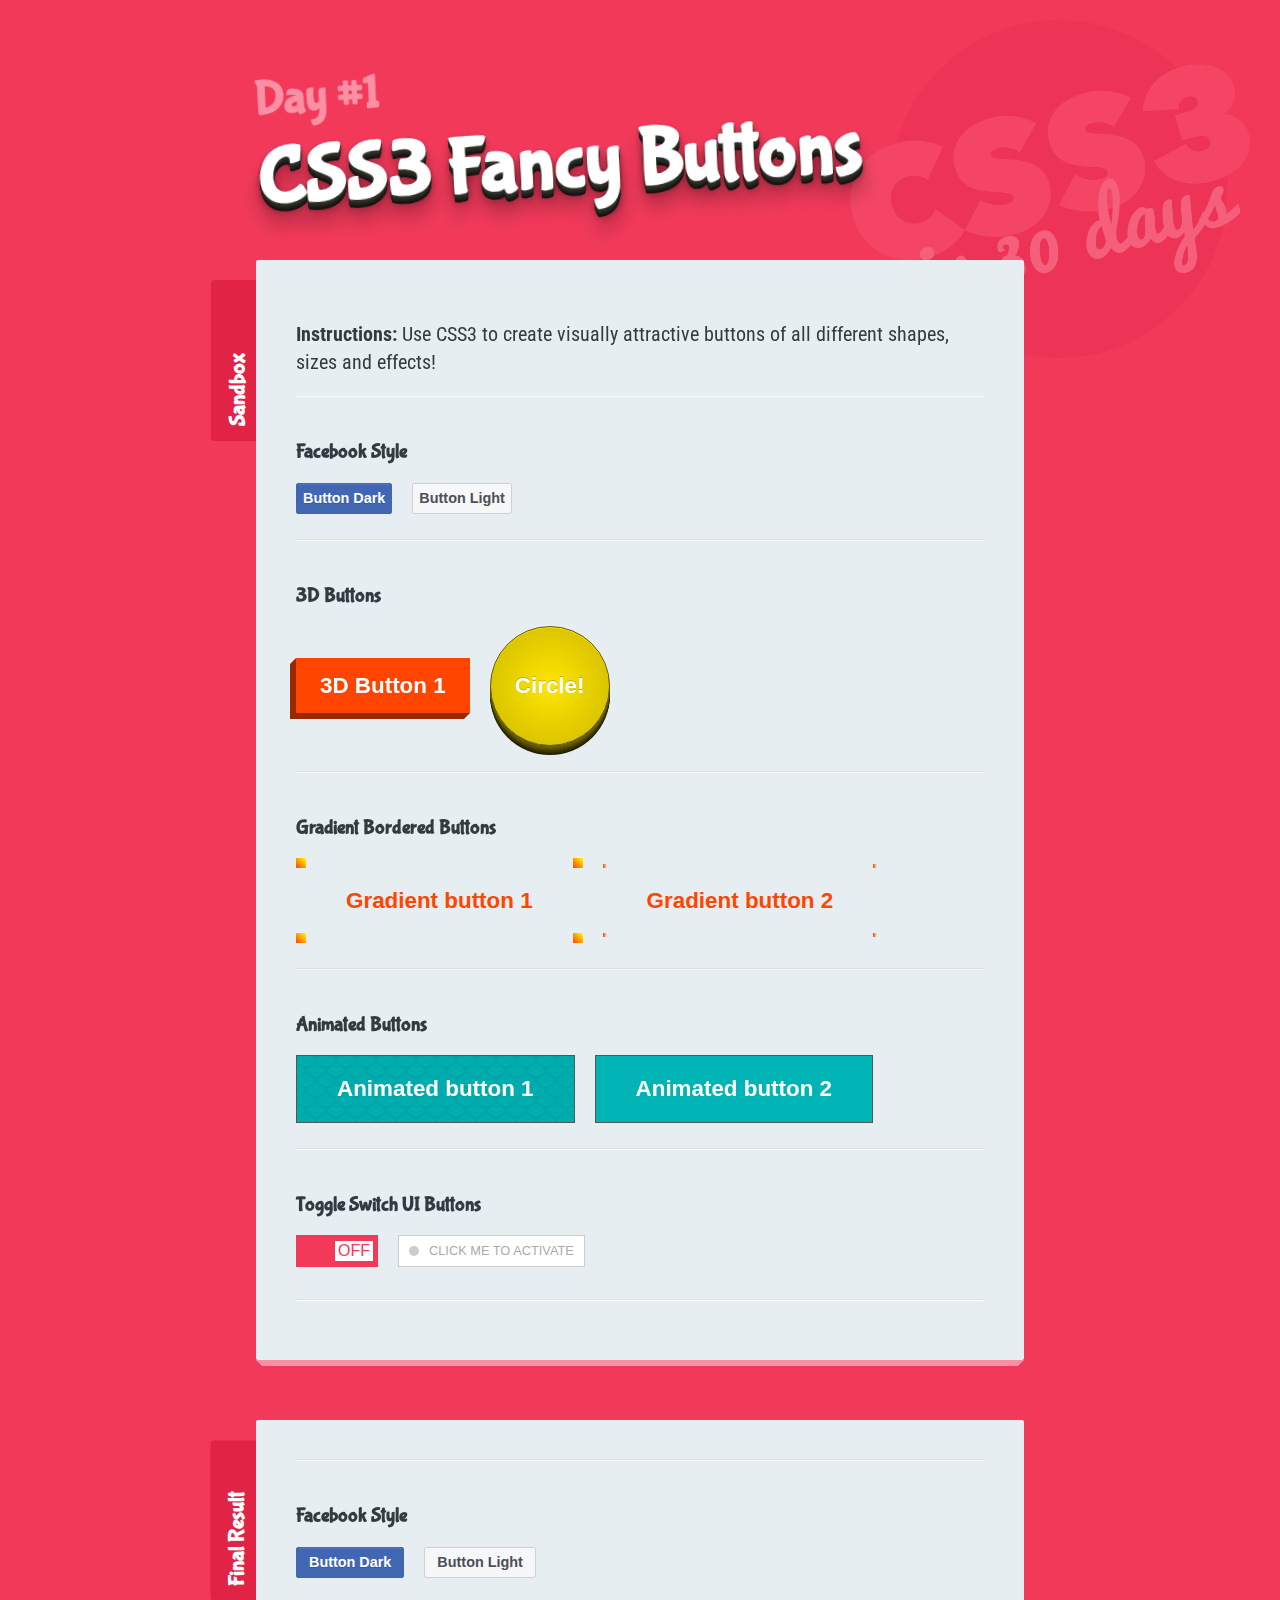
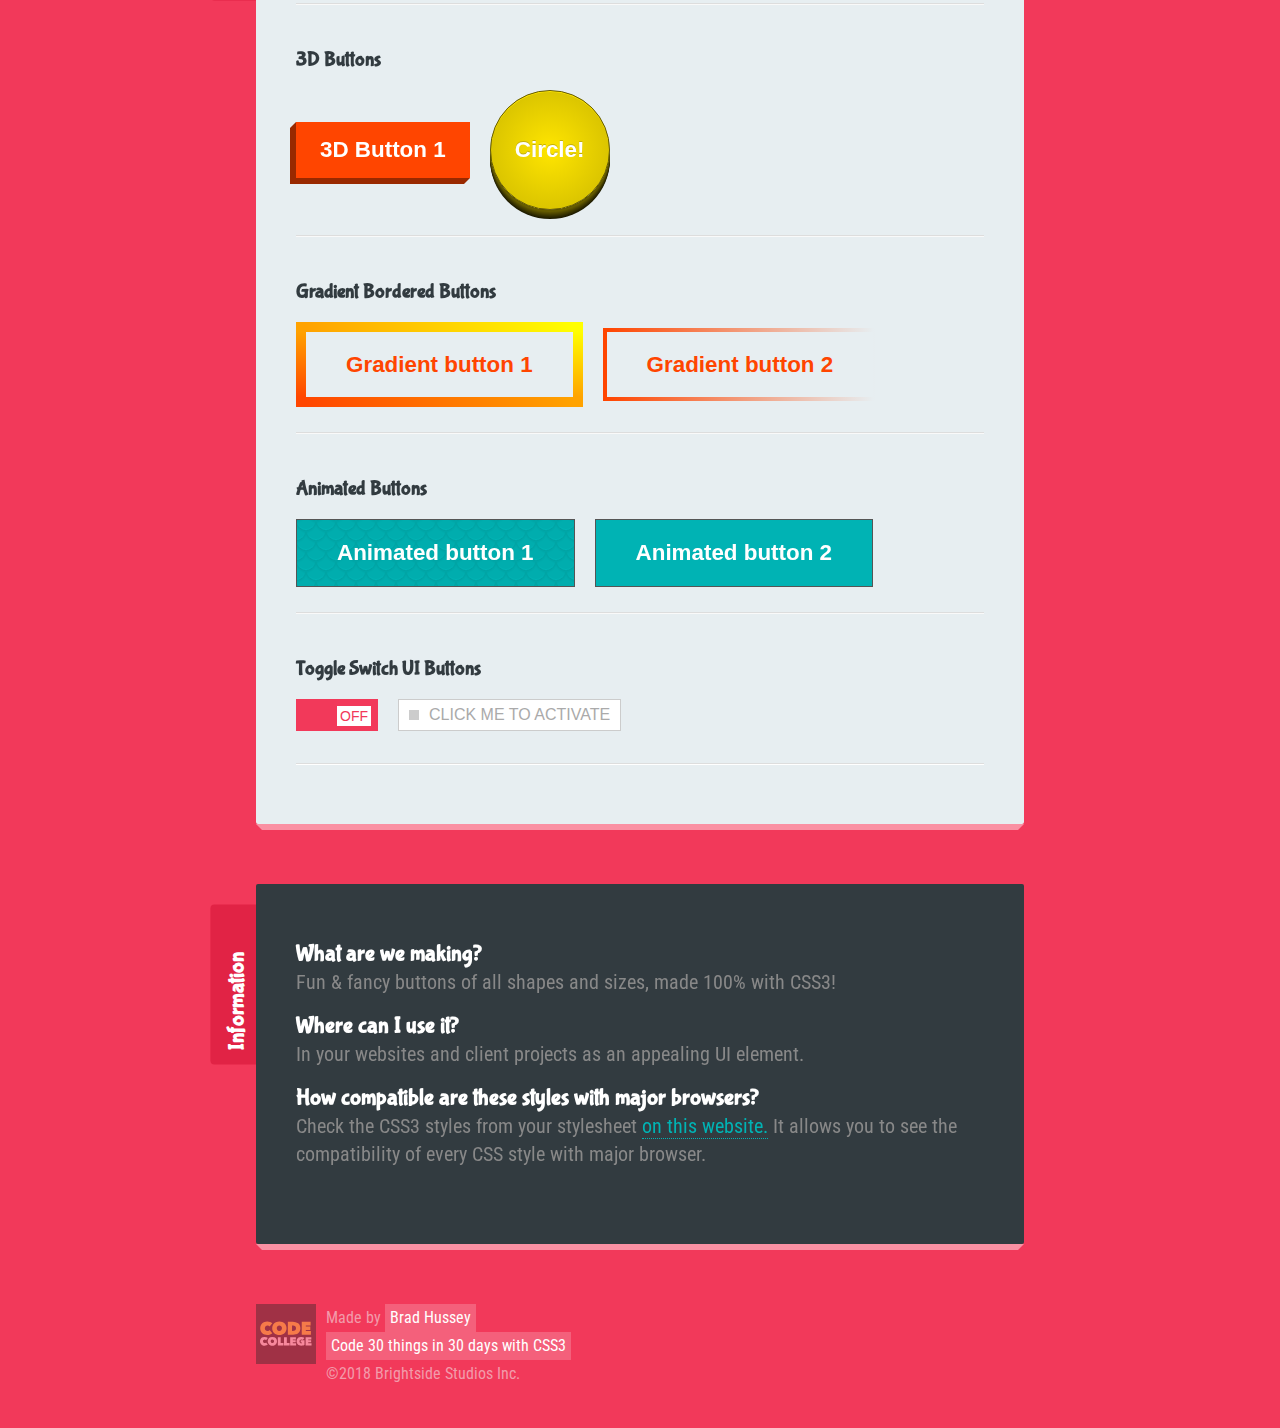
<file: 01 - Fancy Buttons/index.html>
<!--
  Message from Brad:
  Thanks for watching CSS3 in 30 Days! You're awesome.
  Want more fun design & coding courses? Check out my website.

  https://codecollege.ca
  (it's free to start)
-->

<!DOCTYPE html>
<html>
  <head>
    <meta charset="utf-8">
    <title>CSS3 Fancy Buttons | Code 30 Things in 30 Days with CSS3</title>

    <!-- NORMALIZE CSS -->
    <link rel="stylesheet" href="../_theme-styles/normalize.css">

    <!-- PROJECT THEME CSS -->
    <link rel="stylesheet" href="../_theme-styles/theme.css">

    <!-- FINAL PROJECT CSS (use for reference) -->
    <link rel="stylesheet" href="final.css">

    <!-- SANDBOX CSS (this is your file!) -->
    <link rel="stylesheet" href="sandbox.css">

<link href="https://fonts.googleapis.com/css?family=Bubblegum+Sans|Nova+Mono|Roboto+Condensed" rel="stylesheet">
  </head>
  <body>
    <h1><small>Day #1</small> CSS3 Fancy Buttons</h1>



    <div class="sandbox">
      <h2>Sandbox <small>This is where you play</small></h2>
      <div class="content">

        <p><strong>Instructions:</strong> Use CSS3 to create visually attractive buttons of all different shapes, sizes and effects!</p>

        <section>

          <h4>Facebook Style</h4>
          <button type="button" name="button" class="facebook-style-btn facebook-style-dark">Button Dark</button>

          <button type="button" name="button" class="facebook-style-btn facebook-style-light">Button Light</button>

        </section>

        <section>

          <h4>3D Buttons</h4>
          <button type="button" name="button" class="btn-3d-1">3D Button 1</button>

          <button type="button" name="button" class="btn-3d-2">Circle!</button>

        </section>

        <section>

          <h4>Gradient Bordered Buttons</h4>
          <button type="button" name="button" class="gradient-button-1">Gradient button 1</button>
          <button type="button" name="button" class="gradient-button-2">Gradient button 2</button>

        </section>

        <section>

          <h4>Animated Buttons</h4>

          <button type="button" name="button" class="animated-button-1">Animated button 1</button>
          <button type="button" name="button" class="animated-button-2">Animated button 2</button>

        </section>

        <section>

          <h4>Toggle Switch UI Buttons</h4>

          <label for="toggle1" class="toggle-1">
            <input type="checkbox" id="toggle1" class="toggle-1__input" />
            <span class="toggle-1__button"></span>
          </label>

          <label for="toggle2" class="toggle-2">
            <input type="checkbox" id="toggle2" class="toggle-2__input" />
            <span class="toggle-2__button">Click me to activate</span>
          </label>
        </section>

      </div>
    </div>

    <div class="final-result">
        <h2>Final Result <small>Use this for reference!</small></h2>
        <div class="content">

          <section>

            <h4>Facebook Style</h4>
            <button type="button" name="button" class="final__facebook-style-btn final__facebook-style-dark">Button Dark</button>

            <button type="button" name="button" class="final__facebook-style-btn final__facebook-style-light">Button Light</button>

          </section>

          <section>

            <h4>3D Buttons</h4>
            <button type="button" name="button" class="final__btn-3d-1">3D Button 1</button>

            <button type="button" name="button" class="final__btn-3d-2">Circle!</button>

          </section>

          <section>

            <h4>Gradient Bordered Buttons</h4>
            <button type="button" name="button" class="final__gradient-button-1">Gradient button 1</button>
            <button type="button" name="button" class="final__gradient-button-2">Gradient button 2</button>

          </section>

          <section>

            <h4>Animated Buttons</h4>

            <button type="button" name="button" class="final__animated-button-1">Animated button 1</button>
            <button type="button" name="button" class="final__animated-button-2">Animated button 2</button>

          </section>

          <section>

            <h4>Toggle Switch UI Buttons</h4>


            <label for="final-toggle1" class="final__toggle-1">
              <input type="checkbox" id="final-toggle1" class="final__toggle-1__input" />
              <span class="final__toggle-1__button"></span>
            </label>

            <label for="final-toggle2" class="final__toggle-2">
              <input type="checkbox" id="final-toggle2" class="final__toggle-2__input" />
              <span class="final__toggle-2__button">Click me to activate</span>
            </label>


          </section>

        </div>
    </div>

    <div class="info">
      <h2>Information <small>About this lesson</small></h2>
      <h3>What are we making?</h3>
      <p>Fun &amp; fancy buttons of all shapes and sizes, made 100% with CSS3!</p>

      <h3>Where can I use it?</h3>
      <p>In your websites and client projects as an appealing UI element.</p>

      <h3>How compatible are these styles with major browsers?</h3>
      <p>Check the CSS3 styles from your stylesheet <a href="http://caniuse.com/">on this website.</a> It allows you to see the compatibility of every CSS style with major browser.</p>
    </div>

    <footer>
      <div class="logo">
        <a href="http://codecollege.ca/" id="logo">

          <img src="../_theme-styles/img/bggray.svg" width="60px" id="logo_bg-gray">
          <img src="../_theme-styles/img/bgyellow.svg" width="60px" id="logo_bg-yellow">
          <img src="../_theme-styles/img/codecollegelogo.svg" width="60px" id="logo_codecollege">

          <!-- <img src="../_theme-styles/img/codecollegelogo.png" alt="Learn to Code at CodeCollege.ca" height="60px"> -->

        </a>
      </div>
      <div class="made-by">
        Made by <a href="http://bradhussey.ca/">Brad Hussey</a>
      </div>
      <div class="course">
        <a href="http://codecollege.ca/">Code 30 things in 30 days with CSS3</a>
      </div>
      <div class="copyright">
        &copy;2018 Brightside Studios Inc.
      </div>
    </footer>
  </body>
</html>
</file>
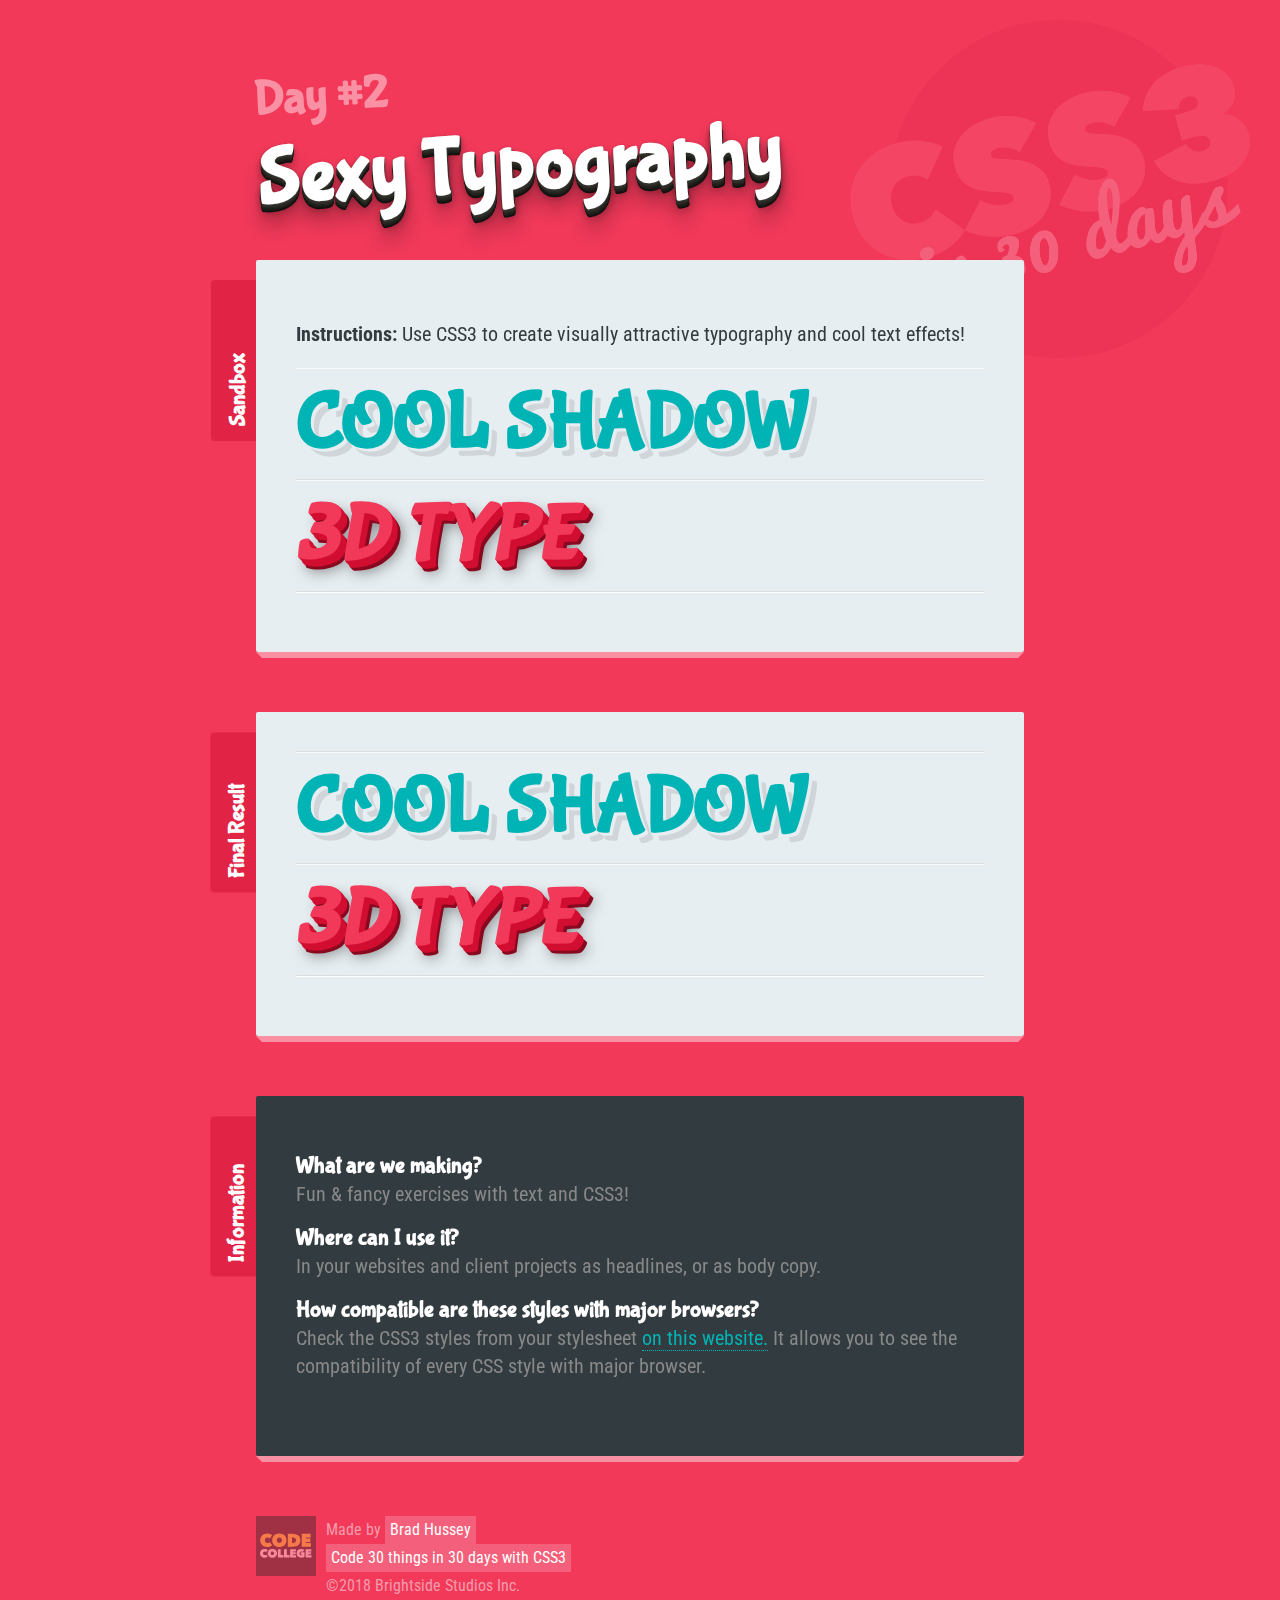
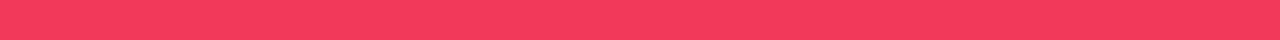
<file: 02 - Sexy Typography/index.html>
<!--
  Message from Brad:
  Thanks for watching CSS3 in 30 Days! You're awesome.
  Want more fun design & coding courses? Check out my website.

  https://codecollege.ca
  (it's free to start)
-->

<!DOCTYPE html>
<html>
  <head>
    <meta charset="utf-8">
    <title>Sexy Typography | Code 30 Things in 30 Days with CSS3</title>

    <!-- NORMALIZE CSS -->
    <link rel="stylesheet" href="../_theme-styles/normalize.css">

    <!-- PROJECT THEME CSS -->
    <link rel="stylesheet" href="../_theme-styles/theme.css">

    <!-- FINAL PROJECT CSS (use for reference) -->
    <link rel="stylesheet" href="final.css">

    <!-- SANDBOX CSS (this is your file!) -->
    <link rel="stylesheet" href="sandbox.css">

<link href="https://fonts.googleapis.com/css?family=Bubblegum+Sans|Nova+Mono|Roboto+Condensed" rel="stylesheet">
  </head>
  <body>
    <h1><small>Day #2</small> Sexy Typography</h1>



    <div class="sandbox">
      <h2>Sandbox <small>This is where you play</small></h2>
      <div class="content">

        <p><strong>Instructions:</strong> Use CSS3 to create visually attractive typography and cool text effects!</p>

        <section>

          <h4 class="shadow-typo">Cool Shadow</h4>

        </section>

        <section>

          <h4 class="threedee-typo">3D Type</h4>

        </section>

      </div>
    </div>

    <div class="final-result">
        <h2>Final Result <small>Use this for reference!</small></h2>
        <div class="content">

          <section>

            <h4 class="final__shadow-typo">Cool Shadow</h4>

          </section>

          <section>

            <h4 class="final__threedee-typo">3D Type</h4>

          </section>

        </div>
    </div>

    <div class="info">
      <h2>Information <small>About this lesson</small></h2>
      <h3>What are we making?</h3>
      <p>Fun &amp; fancy exercises with text and CSS3!</p>

      <h3>Where can I use it?</h3>
      <p>In your websites and client projects as headlines, or as body copy.</p>

      <h3>How compatible are these styles with major browsers?</h3>
      <p>Check the CSS3 styles from your stylesheet <a href="http://caniuse.com/">on this website.</a> It allows you to see the compatibility of every CSS style with major browser.</p>
    </div>

    <footer>
      <div class="logo">
        <a href="http://codecollege.ca/" id="logo">

          <img src="../_theme-styles/img/bggray.svg" width="60px" id="logo_bg-gray">
          <img src="../_theme-styles/img/bgyellow.svg" width="60px" id="logo_bg-yellow">
          <img src="../_theme-styles/img/codecollegelogo.svg" width="60px" id="logo_codecollege">

          <!-- <img src="../_theme-styles/img/codecollegelogo.png" alt="Learn to Code at CodeCollege.ca" height="60px"> -->

        </a>
      </div>
      <div class="made-by">
        Made by <a href="http://bradhussey.ca/">Brad Hussey</a>
      </div>
      <div class="course">
        <a href="http://codecollege.ca/">Code 30 things in 30 days with CSS3</a>
      </div>
      <div class="copyright">
        &copy;2018 Brightside Studios Inc.
      </div>
    </footer>
  </body>
</html>
</file>
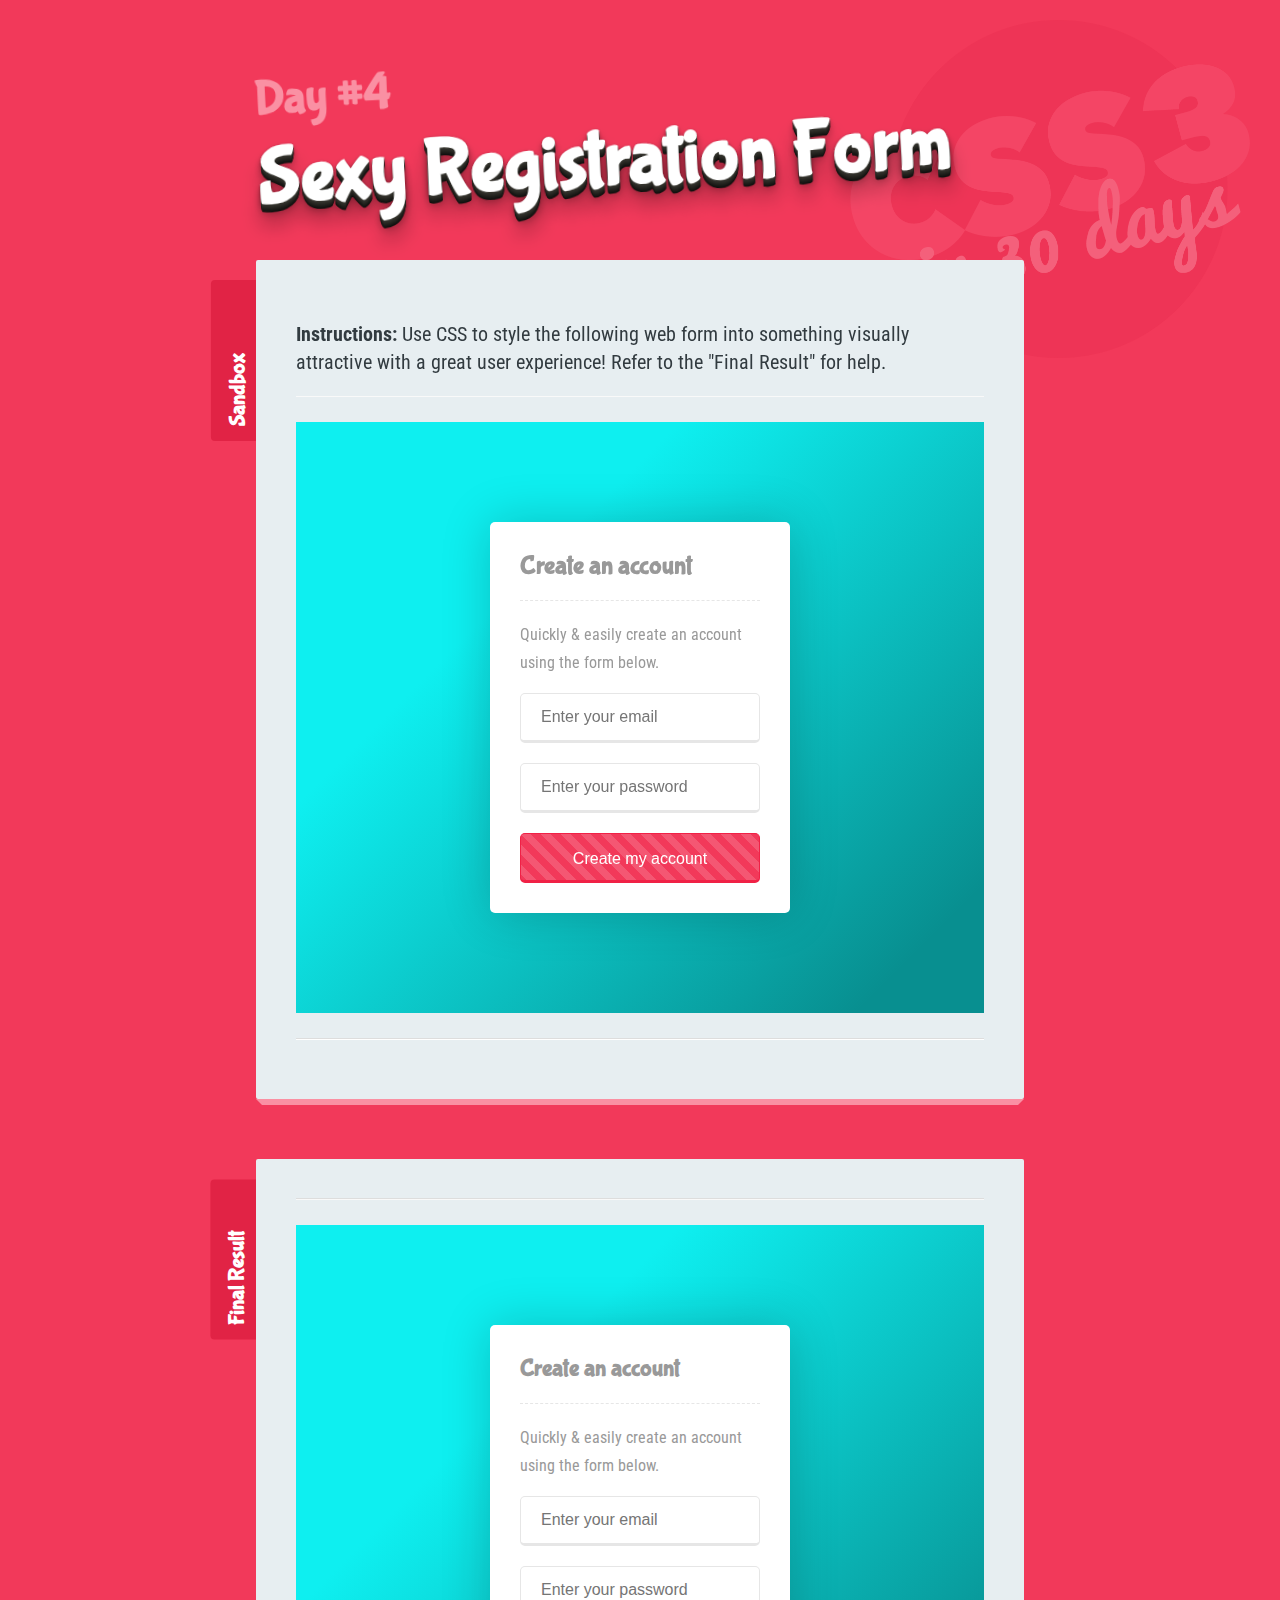
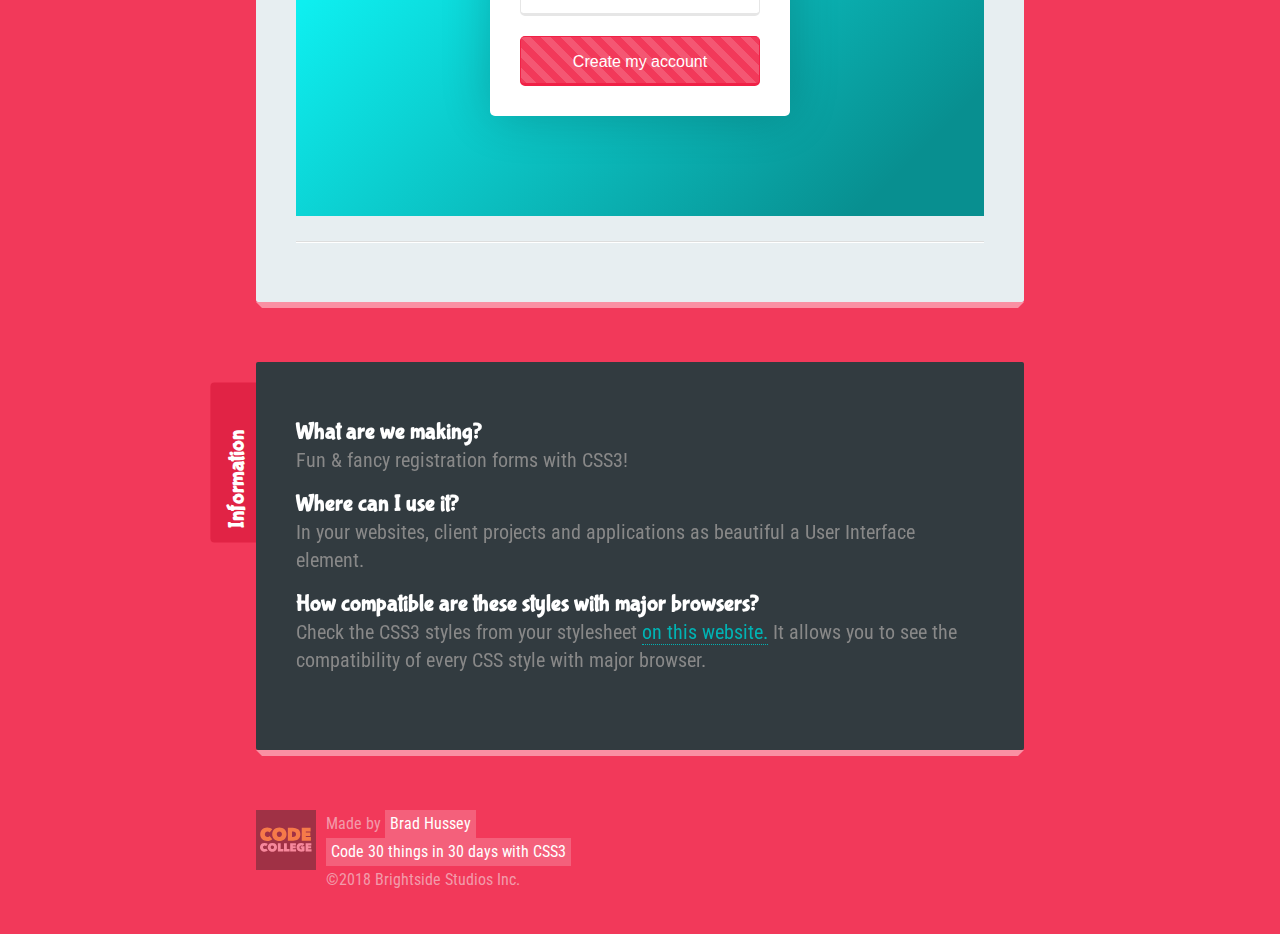
<file: 04 - Sexy Registration Form/index.html>
<!--
  Message from Brad:
  Thanks for watching CSS3 in 30 Days! You're awesome.
  Want more fun design & coding courses? Check out my website.

  https://codecollege.ca
  (it's free to start)
-->

<!DOCTYPE html>
<html>
  <head>
    <meta charset="utf-8">
    <title>Sexy Registration Form | Code 30 Things in 30 Days with CSS3</title>

    <!-- NORMALIZE CSS -->
    <link rel="stylesheet" href="../_theme-styles/normalize.css">

    <!-- PROJECT THEME CSS -->
    <link rel="stylesheet" href="../_theme-styles/theme.css">

    <!-- FINAL PROJECT CSS (use for reference) -->
    <link rel="stylesheet" href="final.css">

    <!-- SANDBOX CSS (this is your file!) -->
    <link rel="stylesheet" href="sandbox.css">

<link href="https://fonts.googleapis.com/css?family=Bubblegum+Sans|Nova+Mono|Roboto+Condensed" rel="stylesheet">
  </head>
  <body>
    <h1><small>Day #4</small> Sexy Registration Form</h1>



    <div class="sandbox">
      <h2>Sandbox <small>This is where you play</small></h2>
      <div class="content">

        <p><strong>Instructions:</strong> Use CSS to style the following web form into something visually attractive with a great user experience! Refer to the "Final Result" for help.</p>

        <section>

          <div class="register-wrapper">
            <div class="register-block">
              <h3 class="register-title">Create an account</h3>
              <p>Quickly &amp; easily create an account using the form below.</p>
              <form action="">
                <input type="email" placeholder="Enter your email"/>
                <input type="password" placeholder="Enter your password" />
                <input type="submit" value="Create my account"/>
              </form>
            </div>
          </div>

        </section>

      </div>
    </div>

    <div class="final-result">
        <h2>Final Result <small>Use this for reference!</small></h2>
        <div class="content">

          <section>

            <div class="final__register-wrapper">
              <div class="final__register-block">
                <h3 class="final__register-title">Create an account</h3>
                <p>Quickly &amp; easily create an account using the form below.</p>
                <form action="">
                  <input type="email" placeholder="Enter your email"/>
                  <input type="password" placeholder="Enter your password" />
                  <input type="submit" value="Create my account"/>
                </form>
              </div>
            </div>

          </section>

        </div>
    </div>

    <div class="info">
      <h2>Information <small>About this lesson</small></h2>
      <h3>What are we making?</h3>
      <p>Fun &amp; fancy registration forms with CSS3!</p>

      <h3>Where can I use it?</h3>
      <p>In your websites, client projects and applications as beautiful a User Interface element.</p>

      <h3>How compatible are these styles with major browsers?</h3>
      <p>Check the CSS3 styles from your stylesheet <a href="http://caniuse.com/">on this website.</a> It allows you to see the compatibility of every CSS style with major browser.</p>
    </div>

    <footer>
      <div class="logo">
        <a href="http://codecollege.ca/" id="logo">

          <img src="../_theme-styles/img/bggray.svg" width="60px" id="logo_bg-gray">
          <img src="../_theme-styles/img/bgyellow.svg" width="60px" id="logo_bg-yellow">
          <img src="../_theme-styles/img/codecollegelogo.svg" width="60px" id="logo_codecollege">

          <!-- <img src="../_theme-styles/img/codecollegelogo.png" alt="Learn to Code at CodeCollege.ca" height="60px"> -->

        </a>
      </div>
      <div class="made-by">
        Made by <a href="http://bradhussey.ca/">Brad Hussey</a>
      </div>
      <div class="course">
        <a href="http://codecollege.ca/">Code 30 things in 30 days with CSS3</a>
      </div>
      <div class="copyright">
        &copy;2018 Brightside Studios Inc.
      </div>
    </footer>
  </body>
</html>
</file>
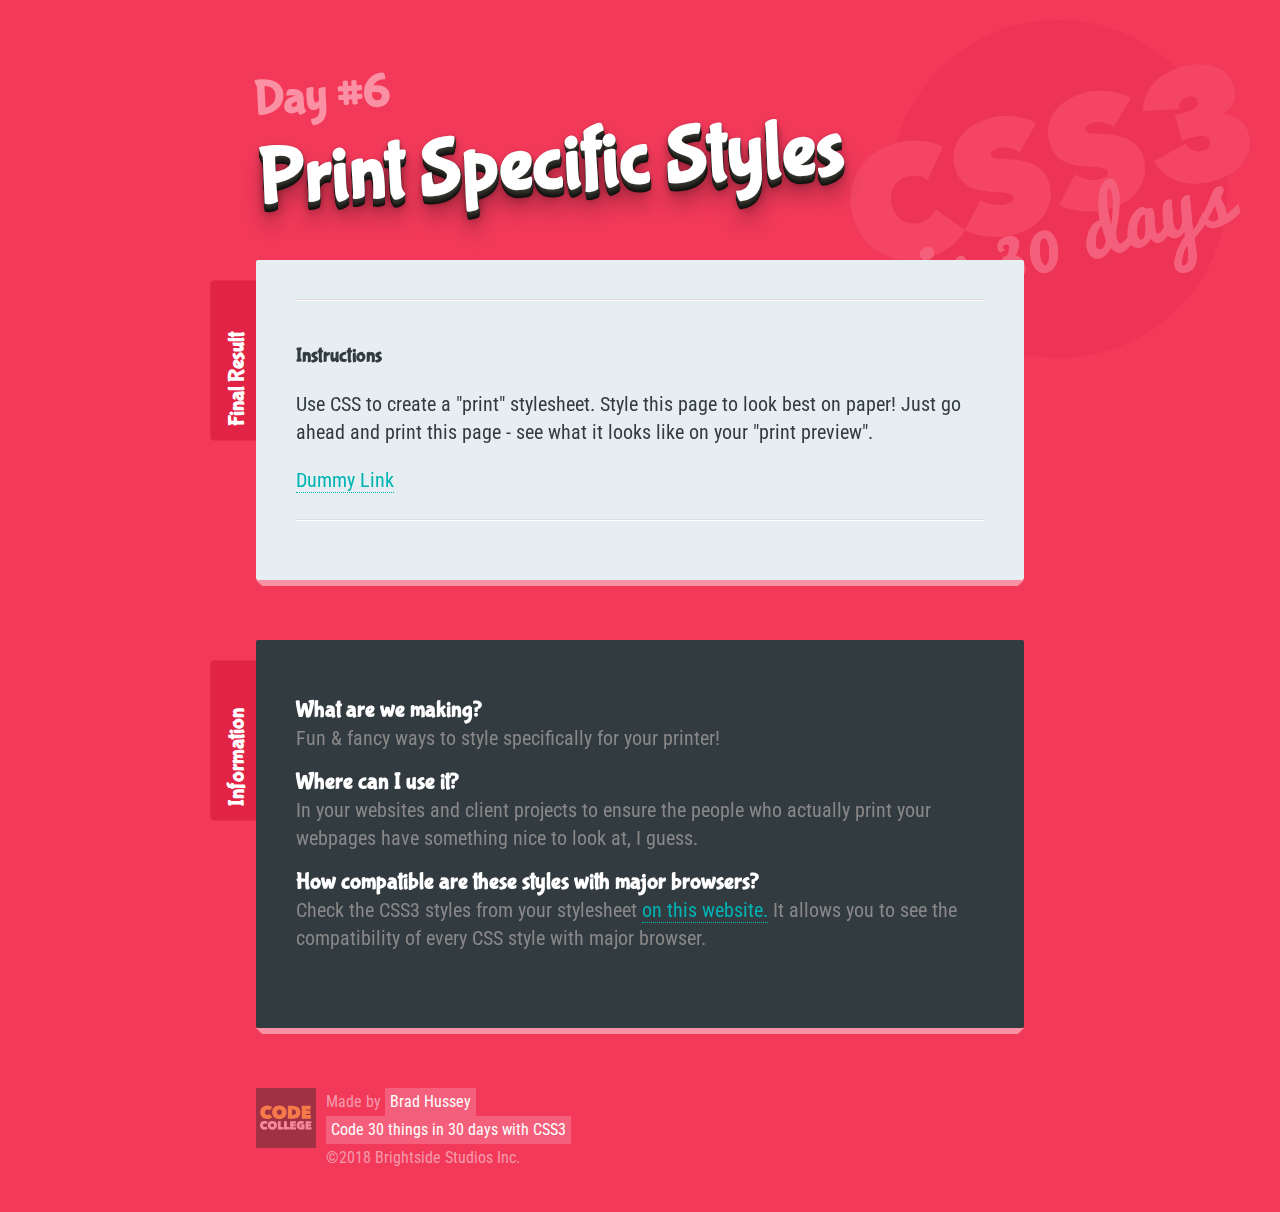
<file: 06 - Print Styles/index.html>
<!--
  Message from Brad:
  Thanks for watching CSS3 in 30 Days! You're awesome.
  Want more fun design & coding courses? Check out my website.

  https://codecollege.ca
  (it's free to start)
-->

<!DOCTYPE html>
<html>

<head>
  <meta charset="utf-8">
  <title>Print Styles | Code 30 Things in 30 Days with CSS3</title>

  <!-- NORMALIZE CSS -->
  <link rel="stylesheet" href="../_theme-styles/normalize.css">

  <!-- PROJECT THEME CSS -->
  <link rel="stylesheet" href="../_theme-styles/theme.css">

  <!-- FINAL PROJECT CSS (use for reference) -->
  <!-- UNCOMMENT THE FOLLOWING TO VIEW FINAL CSS IN BROWSER -->
  <!-- <link rel="stylesheet" href="final.css"> -->

  <!-- SANDBOX CSS (this is your file!) -->
  <link rel="stylesheet" href="sandbox.css">

  <link href="https://fonts.googleapis.com/css?family=Bubblegum+Sans|Nova+Mono|Roboto+Condensed" rel="stylesheet">
</head>

<body>
  <h1><small>Day #6</small> Print Specific Styles</h1>




  <div class="final-result">
    <h2>Final Result <small>Use this for reference!</small></h2>
    <div class="content">

      <section>

        <h4>Instructions</h4>
        <p>Use CSS to create a "print" stylesheet. Style this page to look best on paper! Just go ahead and print this
          page - see what it looks like on your "print preview".</p>
        <a href="https://bitsofco.de/">Dummy Link</a>

      </section>

    </div>
  </div>

  <div class="info">
    <h2>Information <small>About this lesson</small></h2>
    <h3>What are we making?</h3>
    <p>Fun &amp; fancy ways to style specifically for your printer!</p>

    <h3>Where can I use it?</h3>
    <p>In your websites and client projects to ensure the people who actually print your webpages have something nice
      to look at, I guess.</p>

    <h3>How compatible are these styles with major browsers?</h3>
    <p>Check the CSS3 styles from your stylesheet <a href="http://caniuse.com/">on this website.</a> It allows you to
      see the compatibility of every CSS style with major browser.</p>
  </div>

  <footer>
    <div class="logo">
      <a href="http://codecollege.ca/" id="logo">

        <img src="../_theme-styles/img/bggray.svg" width="60px" id="logo_bg-gray">
        <img src="../_theme-styles/img/bgyellow.svg" width="60px" id="logo_bg-yellow">
        <img src="../_theme-styles/img/codecollegelogo.svg" width="60px" id="logo_codecollege">

        <!-- <img src="../_theme-styles/img/codecollegelogo.png" alt="Learn to Code at CodeCollege.ca" height="60px"> -->

      </a>
    </div>
    <div class="made-by">
      Made by <a href="http://bradhussey.ca/">Brad Hussey</a>
    </div>
    <div class="course">
      <a href="http://codecollege.ca/">Code 30 things in 30 days with CSS3</a>
    </div>
    <div class="copyright">
      &copy;2018 Brightside Studios Inc.
    </div>
  </footer>
</body>

</html>
</file>
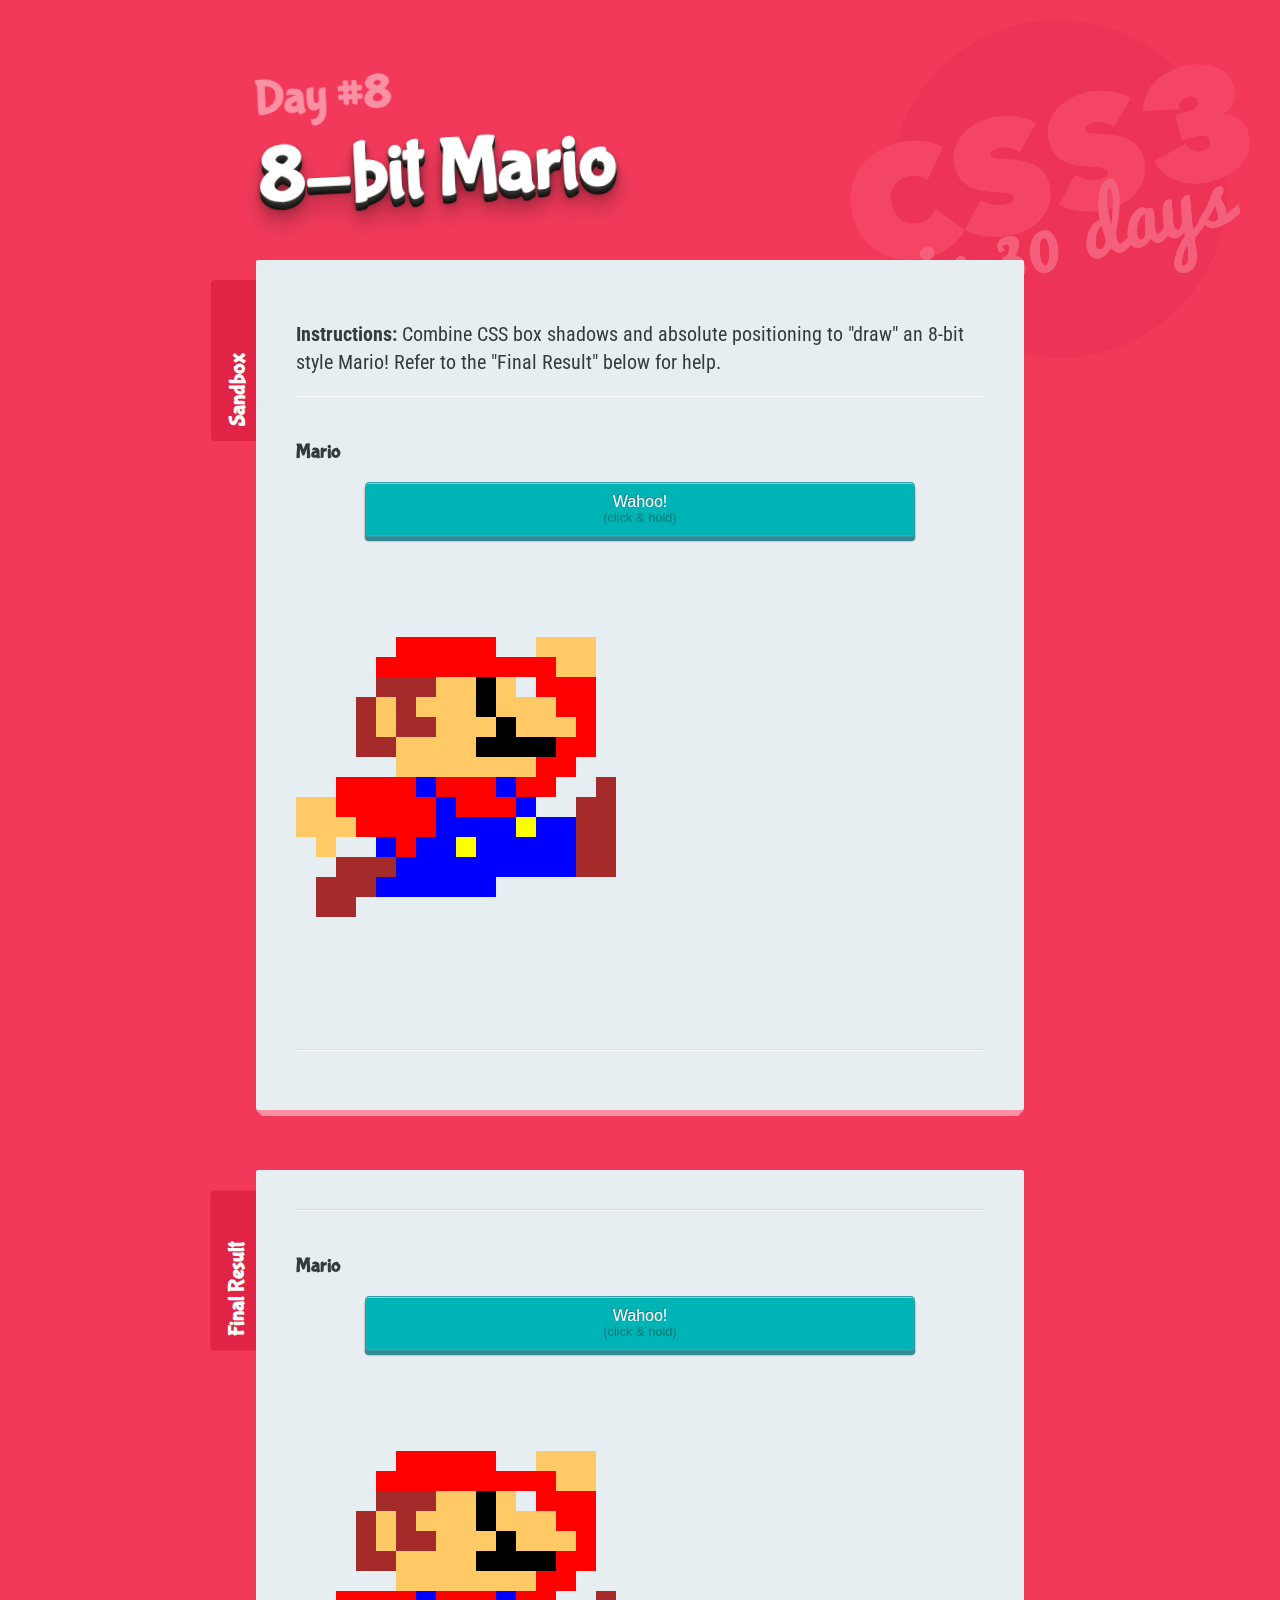
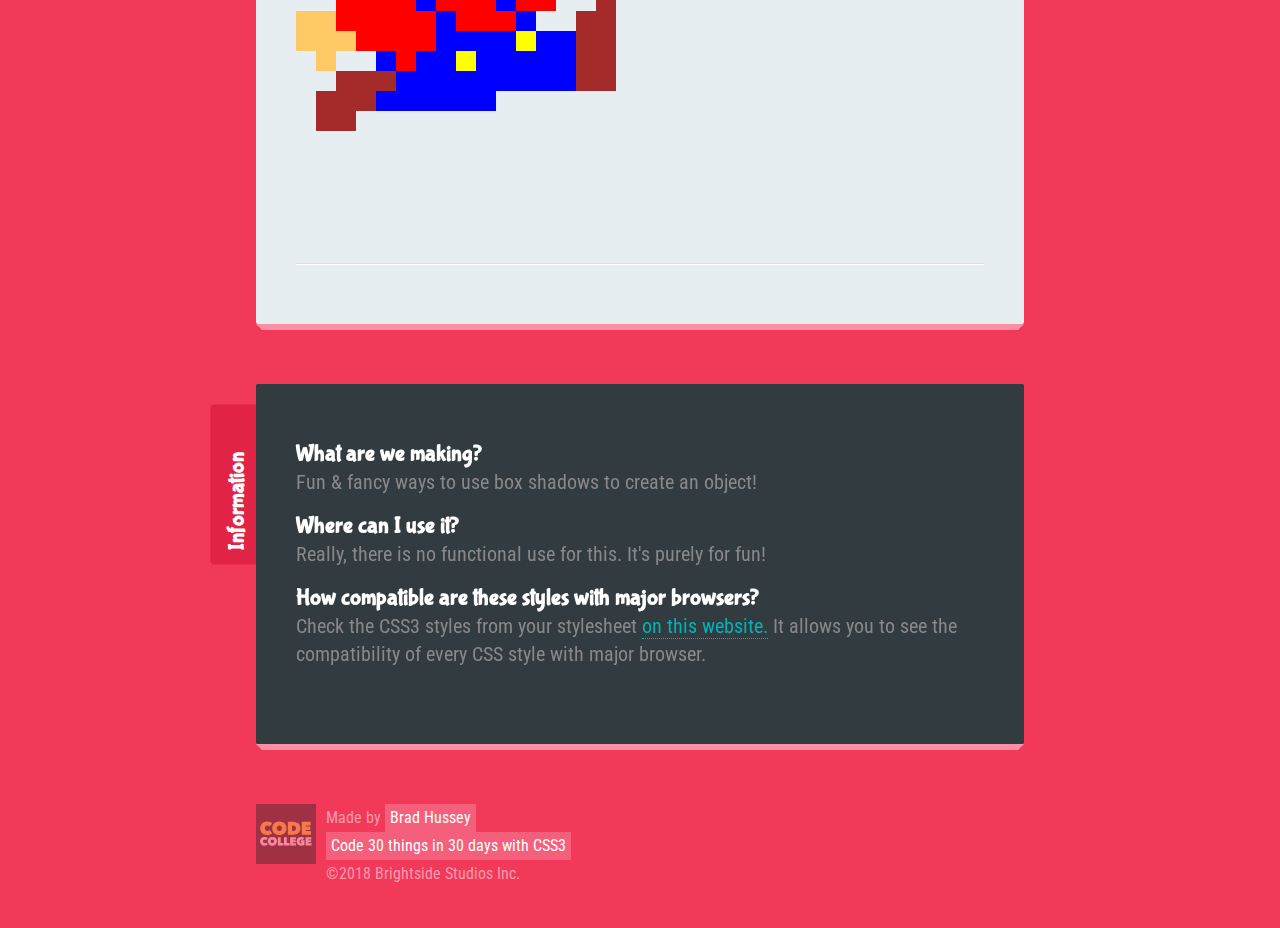
<file: 08 - 8-bit Mario/index.html>
<!--
  Message from Brad:
  Thanks for watching CSS3 in 30 Days! You're awesome.
  Want more fun design & coding courses? Check out my website.

  https://codecollege.ca
  (it's free to start)
-->

<!DOCTYPE html>
<html>
  <head>
    <meta charset="utf-8">
    <title>8-bit Mario | Code 30 Things in 30 Days with CSS3</title>

    <!-- NORMALIZE CSS -->
    <link rel="stylesheet" href="../_theme-styles/normalize.css">

    <!-- PROJECT THEME CSS -->
    <link rel="stylesheet" href="../_theme-styles/theme.css">

    <!-- FINAL PROJECT CSS (use for reference) -->
    <link rel="stylesheet" href="final.css">

    <!-- SANDBOX CSS (this is your file!) -->
    <link rel="stylesheet" href="sandbox.css">

<link href="https://fonts.googleapis.com/css?family=Bubblegum+Sans|Nova+Mono|Roboto+Condensed" rel="stylesheet">
  </head>
  <body>
    <h1><small>Day #8</small> 8-bit Mario</h1>



    <div class="sandbox">
      <h2>Sandbox <small>This is where you play</small></h2>
      <div class="content">

        <p><strong>Instructions:</strong> Combine CSS box shadows and absolute positioning to "draw" an 8-bit style Mario! Refer to the "Final Result" below for help.</p>

        <section>

          <h4>Mario</h4>
          <button class="button-theme" id="wahoo">Wahoo! <small>(click &amp; hold)</small></button>

          <div class="mario-block">
            <div class="mario"></div>
          </div>

        </section>

      </div>
    </div>

    <div class="final-result">
        <h2>Final Result <small>Use this for reference!</small></h2>
        <div class="content">

          <section>

            <h4>Mario</h4>
            <button class="button-theme" id="final__wahoo">Wahoo! <small>(click &amp; hold)</small></button>

            <div class="final__mario-block">
              <div class="final__mario"></div>
            </div>

          </section>

        </div>
    </div>

    <div class="info">
      <h2>Information <small>About this lesson</small></h2>
      <h3>What are we making?</h3>
      <p>Fun &amp; fancy ways to use box shadows to create an object!</p>

      <h3>Where can I use it?</h3>
      <p>Really, there is no functional use for this. It's purely for fun!</p>

      <h3>How compatible are these styles with major browsers?</h3>
      <p>Check the CSS3 styles from your stylesheet <a href="http://caniuse.com/">on this website.</a> It allows you to see the compatibility of every CSS style with major browser.</p>
    </div>

    <footer>
      <div class="logo">
        <a href="http://codecollege.ca/" id="logo">

          <img src="../_theme-styles/img/bggray.svg" width="60px" id="logo_bg-gray">
          <img src="../_theme-styles/img/bgyellow.svg" width="60px" id="logo_bg-yellow">
          <img src="../_theme-styles/img/codecollegelogo.svg" width="60px" id="logo_codecollege">

          <!-- <img src="../_theme-styles/img/codecollegelogo.png" alt="Learn to Code at CodeCollege.ca" height="60px"> -->

        </a>
      </div>
      <div class="made-by">
        Made by <a href="http://bradhussey.ca/">Brad Hussey</a>
      </div>
      <div class="course">
        <a href="http://codecollege.ca/">Code 30 things in 30 days with CSS3</a>
      </div>
      <div class="copyright">
        &copy;2018 Brightside Studios Inc.
      </div>
    </footer>
  </body>
</html>
</file>
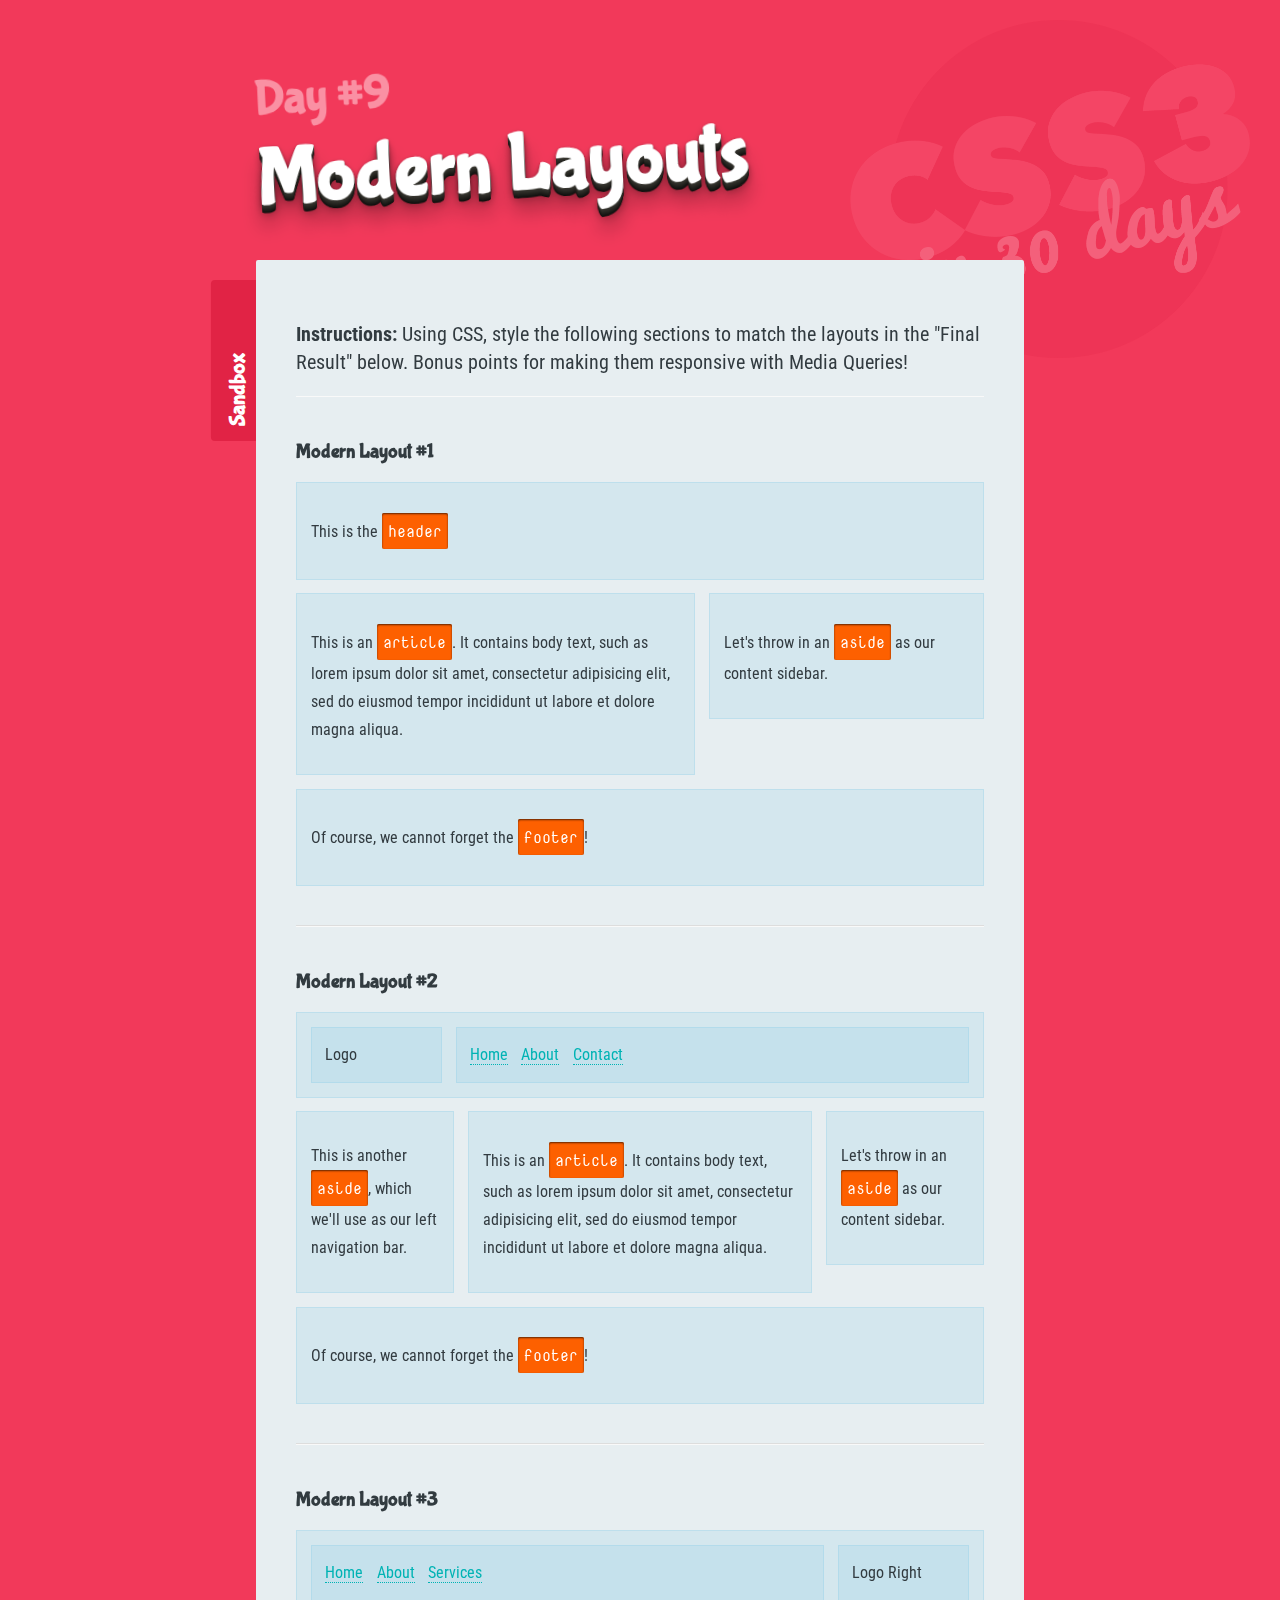
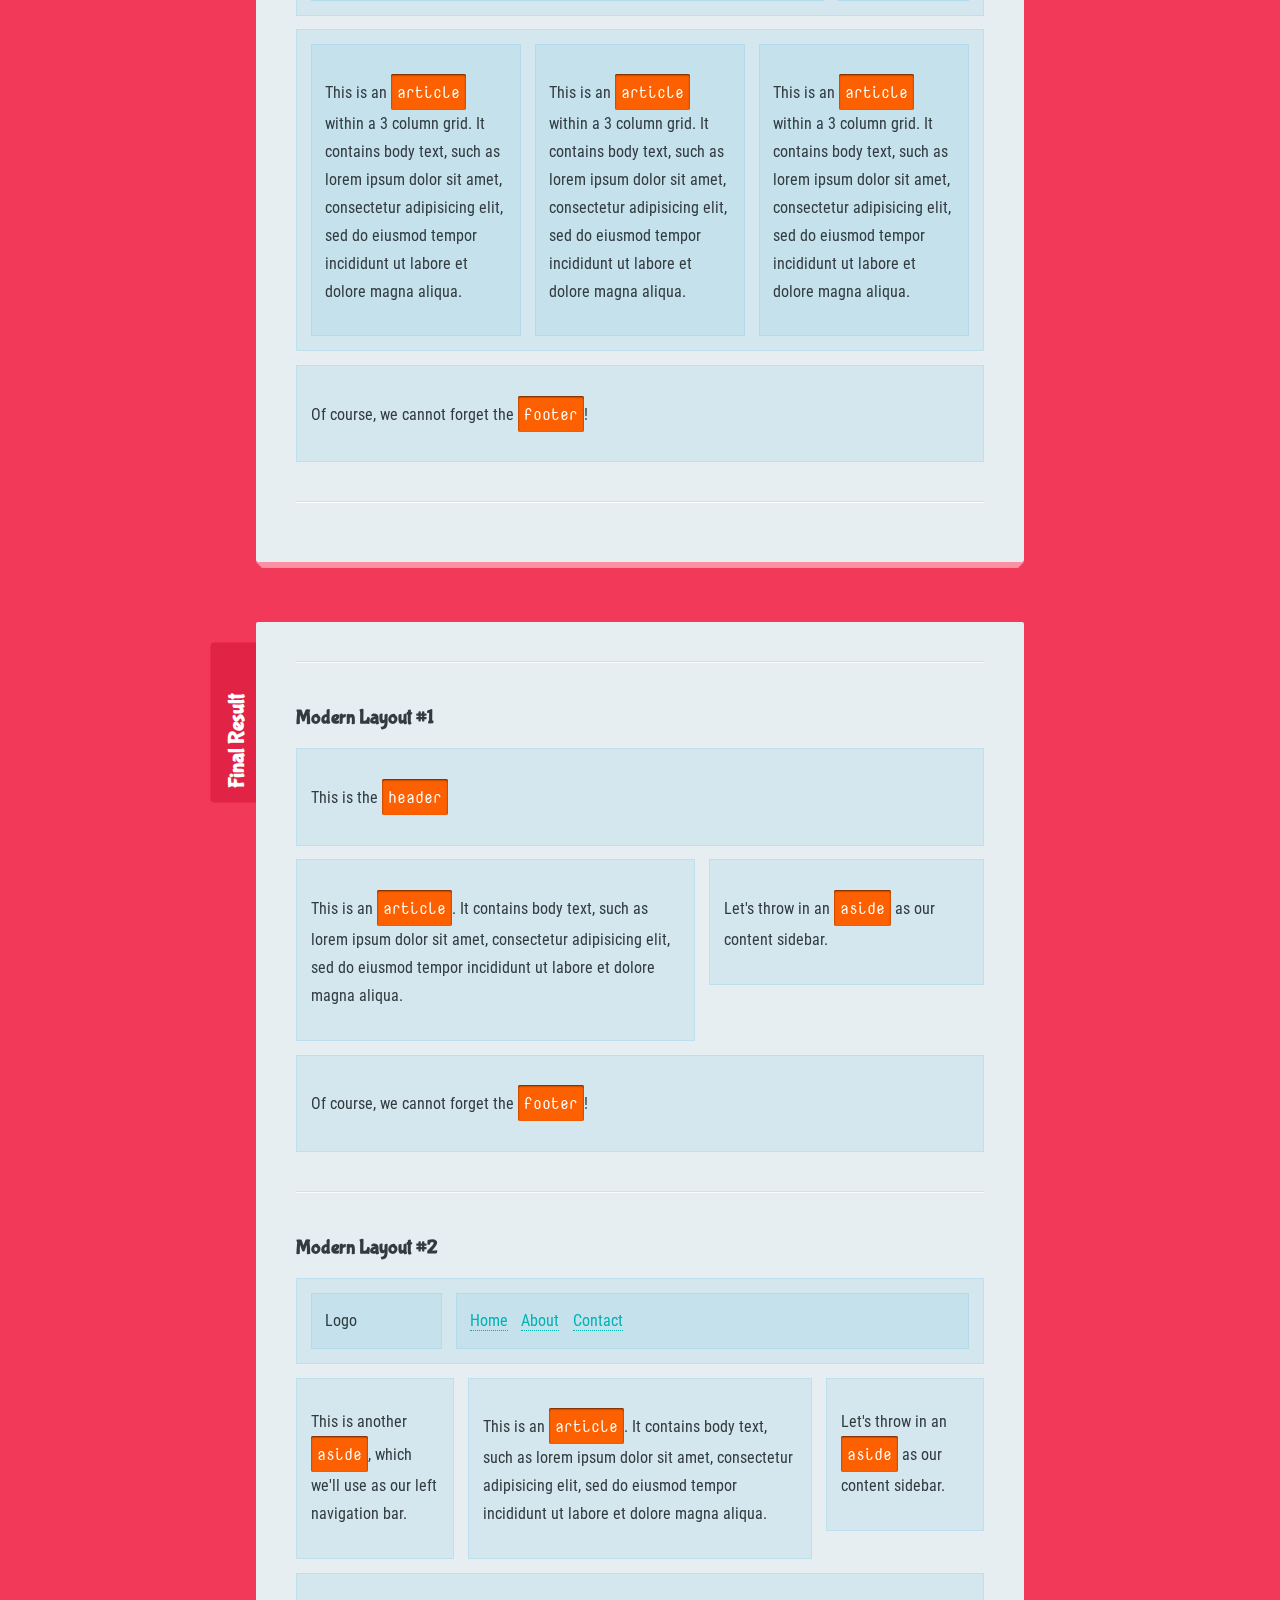
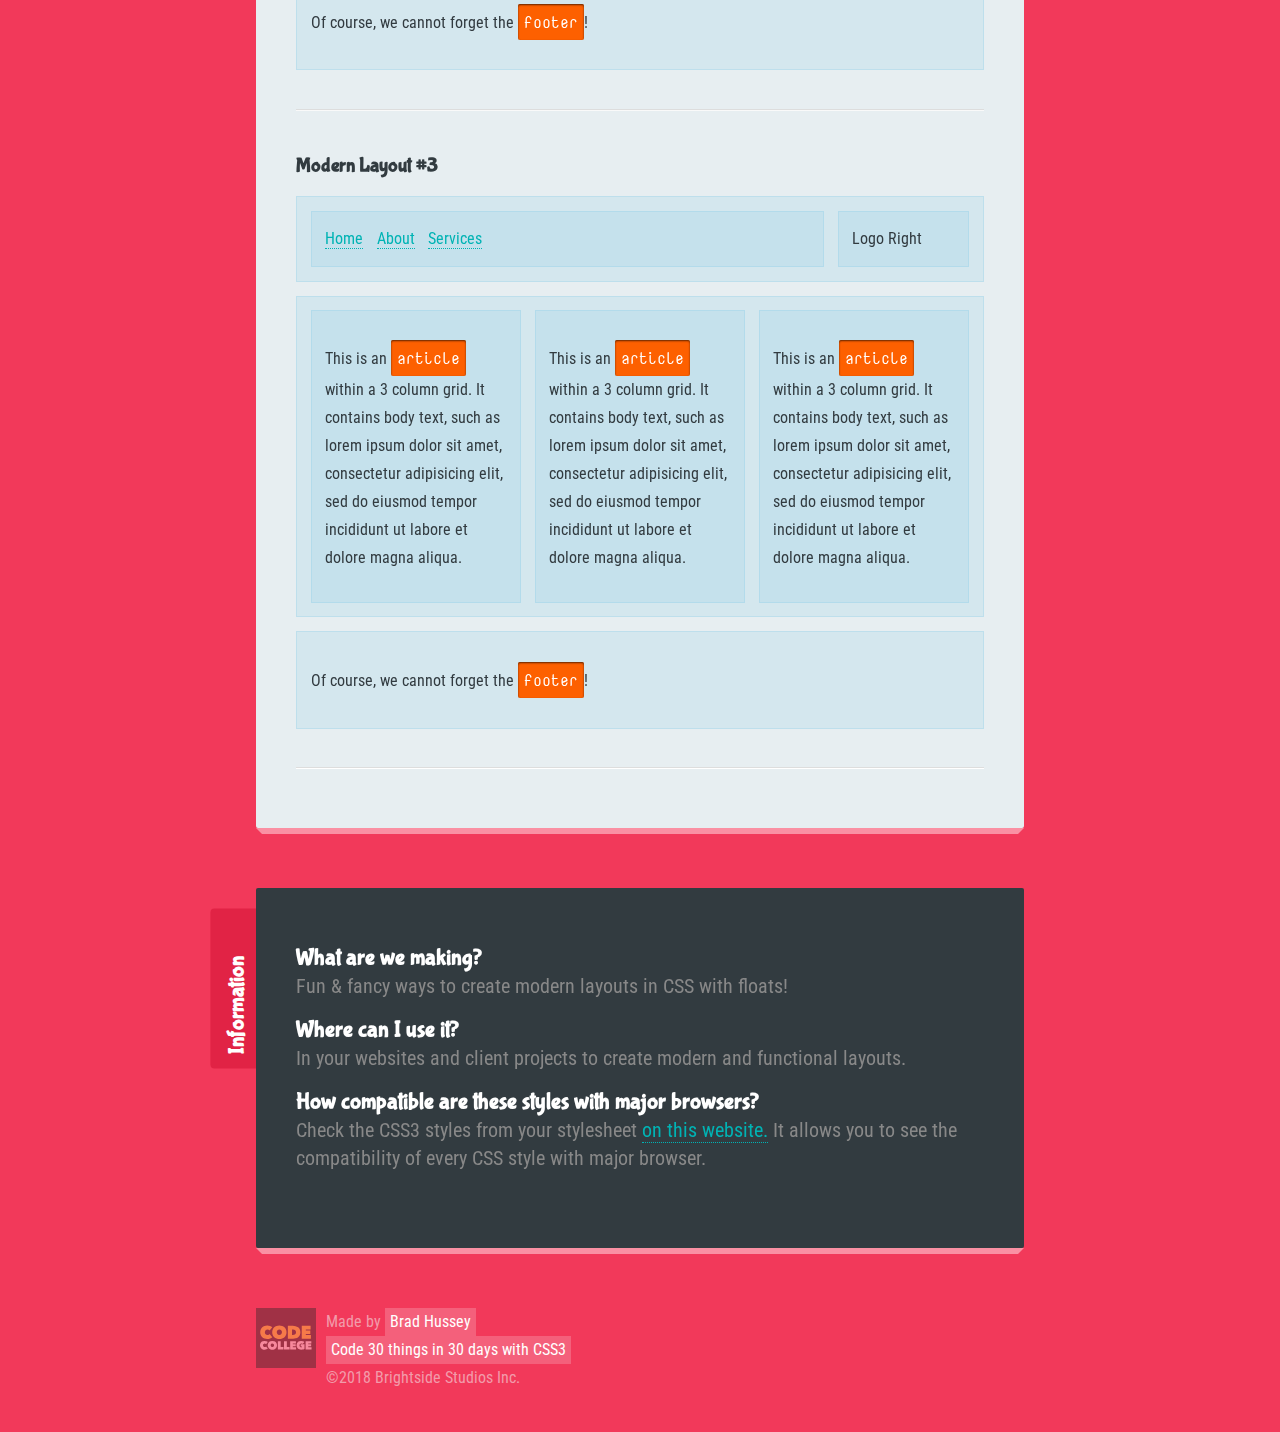
<file: 09 - Modern Layouts/index.html>
<!--
  Message from Brad:
  Thanks for watching CSS3 in 30 Days! You're awesome.
  Want more fun design & coding courses? Check out my website.

  https://codecollege.ca
  (it's free to start)
-->

<!DOCTYPE html>
<html>

<head>
  <meta charset="utf-8">
  <title>Modern Layouts | Code 30 Things in 30 Days with CSS3</title>

  <!-- NORMALIZE CSS -->
  <link rel="stylesheet" href="../_theme-styles/normalize.css">

  <!-- PROJECT THEME CSS -->
  <link rel="stylesheet" href="../_theme-styles/theme.css">

  <!-- FINAL PROJECT CSS (use for reference) -->
  <link rel="stylesheet" href="final.css">

  <!-- SANDBOX CSS (this is your file!) -->
  <link rel="stylesheet" href="sandbox.css">

  <link href="https://fonts.googleapis.com/css?family=Bubblegum+Sans|Nova+Mono|Roboto+Condensed" rel="stylesheet">
</head>

<body>
  <h1><small>Day #9</small> Modern Layouts</h1>

  <div class="sandbox">
    <h2>Sandbox <small>This is where you play</small></h2>
    <div class="content">

      <p><strong>Instructions:</strong> Using CSS, style the following sections to match the layouts in the "Final
        Result" below. Bonus points for making them responsive with Media Queries!</p>

      <section class="layout1">
        <h4>Modern Layout #1</h4>

        <header>
          <p>This is the <code>header</code></p>
        </header>
        <article>
          <p>This is an <code>article</code>. It contains body text, such as lorem ipsum dolor sit amet, consectetur
            adipisicing elit, sed do eiusmod tempor incididunt ut labore et dolore magna aliqua.</p>
        </article>
        <aside>
          <p>Let's throw in an <code>aside</code> as our content sidebar.</p>
        </aside>
        <footer>
          <p>Of course, we cannot forget the <code>footer</code>!</p>
        </footer>
      </section>

      <section class="layout2">
        <h4>Modern Layout #2</h4>

        <header>
          <div class="logo">
            Logo
          </div>
          <nav>
            <ul>
              <li><a href="#">Home</a></li>
              <li><a href="#">About</a></li>
              <li><a href="#">Contact</a></li>
            </ul>
          </nav>
        </header>
        <aside class="sidenav">
          <p>This is another <code>aside</code>, which we'll use as our left navigation bar.</p>
        </aside>
        <article>
          <p>This is an <code>article</code>. It contains body text, such as lorem ipsum dolor sit amet, consectetur
            adipisicing elit, sed do eiusmod tempor incididunt ut labore et dolore magna aliqua.</p>
        </article>
        <aside class="sidebar">
          <p>Let's throw in an <code>aside</code> as our content sidebar.</p>
        </aside>
        <footer>
          <p>Of course, we cannot forget the <code>footer</code>!</p>
        </footer>
      </section>

      <section class="layout3">
        <h4>Modern Layout #3</h4>

        <header>
          <div class="logo">
            Logo Right
          </div>
          <nav>
            <ul>
              <li><a href="#">Home</a></li>
              <li><a href="#">About</a></li>
              <li><a href="#">Services</a></li>
            </ul>
          </nav>
        </header>
        <div class="articles">
          <article>
            <p>This is an <code>article</code> within a 3 column grid. It contains body text, such as lorem ipsum dolor
              sit amet, consectetur adipisicing elit, sed do eiusmod tempor incididunt ut labore et dolore magna
              aliqua.</p>
          </article>
          <article>
            <p>This is an <code>article</code> within a 3 column grid. It contains body text, such as lorem ipsum dolor
              sit amet, consectetur adipisicing elit, sed do eiusmod tempor incididunt ut labore et dolore magna
              aliqua.</p>
          </article>
          <article>
            <p>This is an <code>article</code> within a 3 column grid. It contains body text, such as lorem ipsum dolor
              sit amet, consectetur adipisicing elit, sed do eiusmod tempor incididunt ut labore et dolore magna
              aliqua.</p>
          </article>
        </div>
        <footer>
          <p>Of course, we cannot forget the <code>footer</code>!</p>
        </footer>
      </section>

    </div>
  </div>

  <div class="final-result">
    <h2>Final Result <small>Use this for reference!</small></h2>
    <div class="content">

      <section class="final__layout1">
        <h4>Modern Layout #1</h4>

        <header>
          <p>This is the <code>header</code></p>
        </header>
        <article>
          <p>This is an <code>article</code>. It contains body text, such as lorem ipsum dolor sit amet, consectetur
            adipisicing elit, sed do eiusmod tempor incididunt ut labore et dolore magna aliqua.</p>
        </article>
        <aside>
          <p>Let's throw in an <code>aside</code> as our content sidebar.</p>
        </aside>
        <footer>
          <p>Of course, we cannot forget the <code>footer</code>!</p>
        </footer>
      </section>

      <section class="final__layout2">
        <h4>Modern Layout #2</h4>

        <header>
          <div class="logo">
            Logo
          </div>
          <nav>
            <ul>
              <li><a href="#">Home</a></li>
              <li><a href="#">About</a></li>
              <li><a href="#">Contact</a></li>
            </ul>
          </nav>
        </header>
        <aside class="sidenav">
          <p>This is another <code>aside</code>, which we'll use as our left navigation bar.</p>
        </aside>
        <article>
          <p>This is an <code>article</code>. It contains body text, such as lorem ipsum dolor sit amet, consectetur
            adipisicing elit, sed do eiusmod tempor incididunt ut labore et dolore magna aliqua.</p>
        </article>
        <aside class="sidebar">
          <p>Let's throw in an <code>aside</code> as our content sidebar.</p>
        </aside>
        <footer>
          <p>Of course, we cannot forget the <code>footer</code>!</p>
        </footer>
      </section>

      <section class="final__layout3">
        <h4>Modern Layout #3</h4>

        <header>
          <div class="logo">
            Logo Right
          </div>
          <nav>
            <ul>
              <li><a href="#">Home</a></li>
              <li><a href="#">About</a></li>
              <li><a href="#">Services</a></li>
            </ul>
          </nav>
        </header>
        <div class="articles">
          <article>
            <p>This is an <code>article</code> within a 3 column grid. It contains body text, such as lorem ipsum dolor
              sit amet, consectetur adipisicing elit, sed do eiusmod tempor incididunt ut labore et dolore magna
              aliqua.</p>
          </article>
          <article>
            <p>This is an <code>article</code> within a 3 column grid. It contains body text, such as lorem ipsum dolor
              sit amet, consectetur adipisicing elit, sed do eiusmod tempor incididunt ut labore et dolore magna
              aliqua.</p>
          </article>
          <article>
            <p>This is an <code>article</code> within a 3 column grid. It contains body text, such as lorem ipsum dolor
              sit amet, consectetur adipisicing elit, sed do eiusmod tempor incididunt ut labore et dolore magna
              aliqua.</p>
          </article>
        </div>
        <footer>
          <p>Of course, we cannot forget the <code>footer</code>!</p>
        </footer>
      </section>

    </div>
  </div>

  <div class="info">
    <h2>Information <small>About this lesson</small></h2>
    <h3>What are we making?</h3>
    <p>Fun &amp; fancy ways to create modern layouts in CSS with floats!</p>

    <h3>Where can I use it?</h3>
    <p>In your websites and client projects to create modern and functional layouts.</p>

    <h3>How compatible are these styles with major browsers?</h3>
    <p>Check the CSS3 styles from your stylesheet <a href="http://caniuse.com/">on this website.</a> It allows you to
      see the compatibility of every CSS style with major browser.</p>
  </div>

  <footer>
    <div class="logo">
      <a href="http://codecollege.ca/" id="logo">

        <img src="../_theme-styles/img/bggray.svg" width="60px" id="logo_bg-gray">
        <img src="../_theme-styles/img/bgyellow.svg" width="60px" id="logo_bg-yellow">
        <img src="../_theme-styles/img/codecollegelogo.svg" width="60px" id="logo_codecollege">

        <!-- <img src="../_theme-styles/img/codecollegelogo.png" alt="Learn to Code at CodeCollege.ca" height="60px"> -->

      </a>
    </div>
    <div class="made-by">
      Made by <a href="http://bradhussey.ca/">Brad Hussey</a>
    </div>
    <div class="course">
      <a href="http://codecollege.ca/">Code 30 things in 30 days with CSS3</a>
    </div>
    <div class="copyright">
      &copy;2018 Brightside Studios Inc.
    </div>
  </footer>
</body>

</html>
</file>
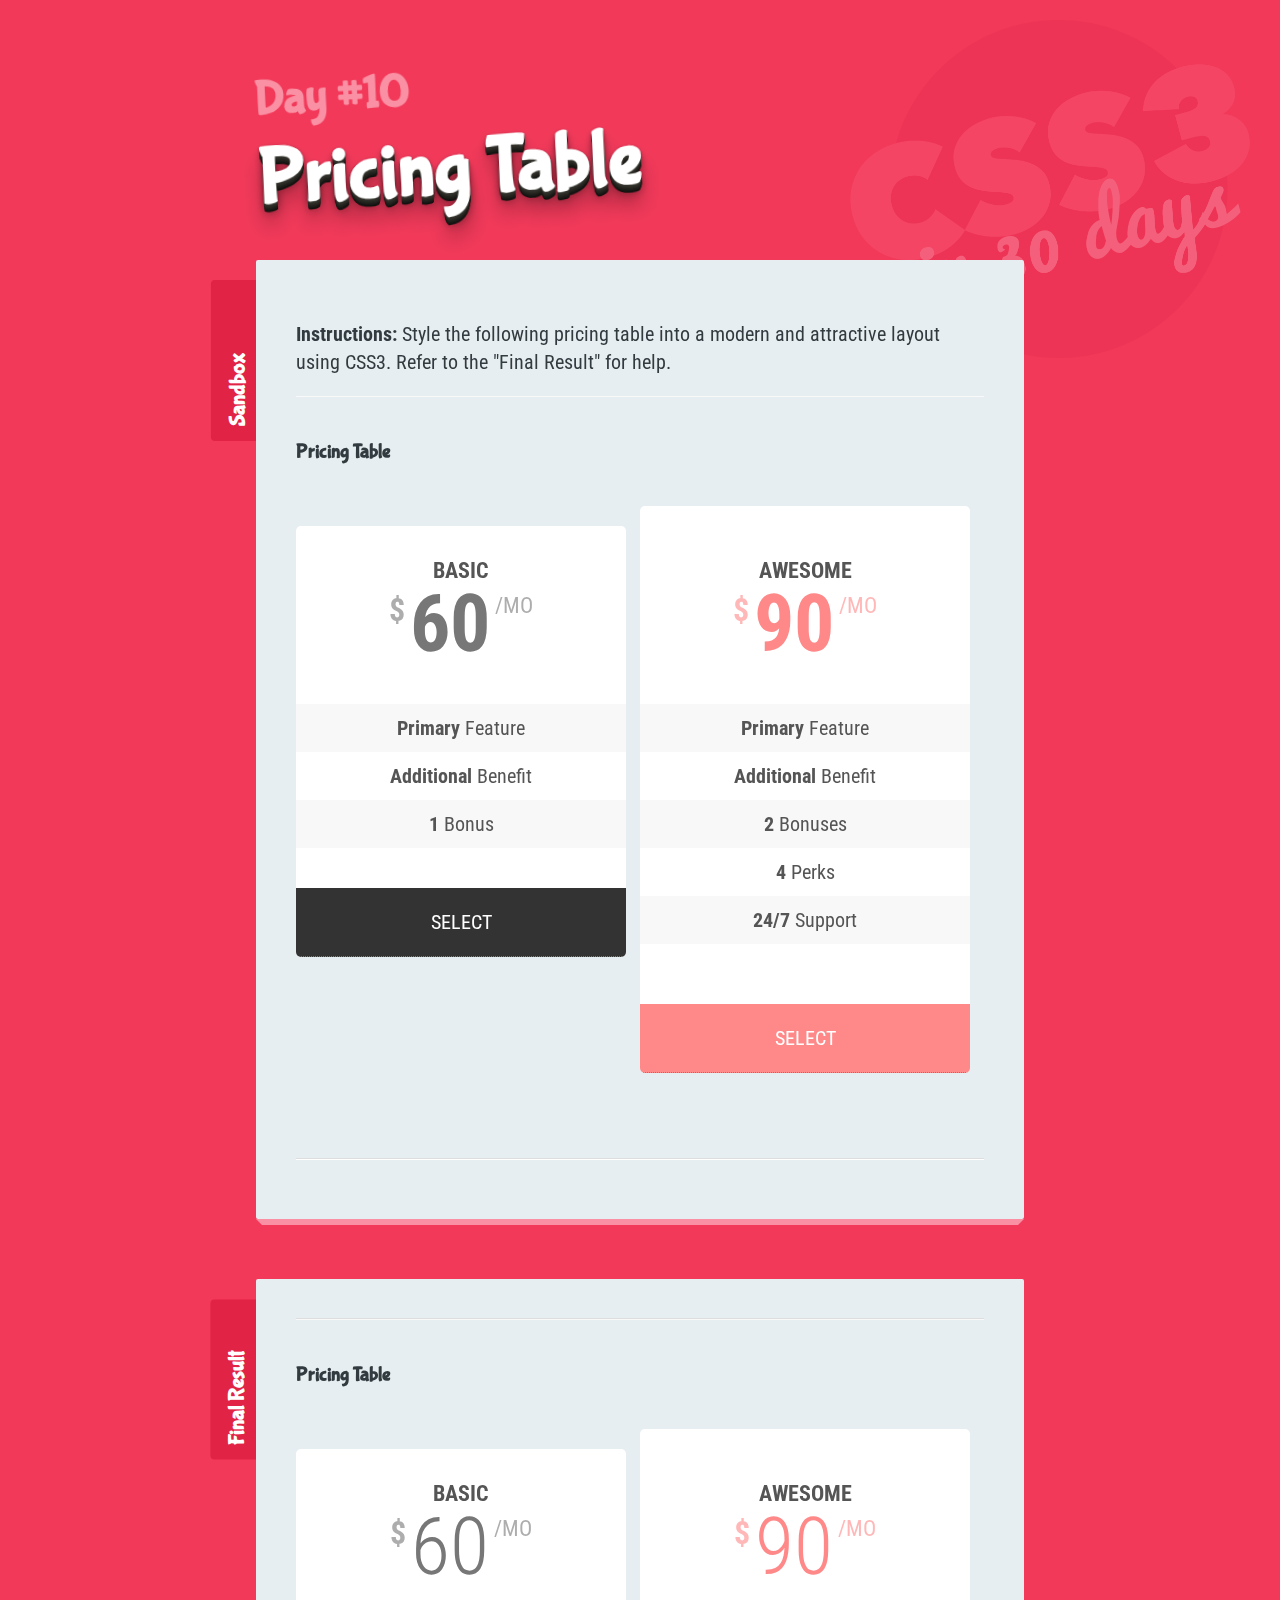
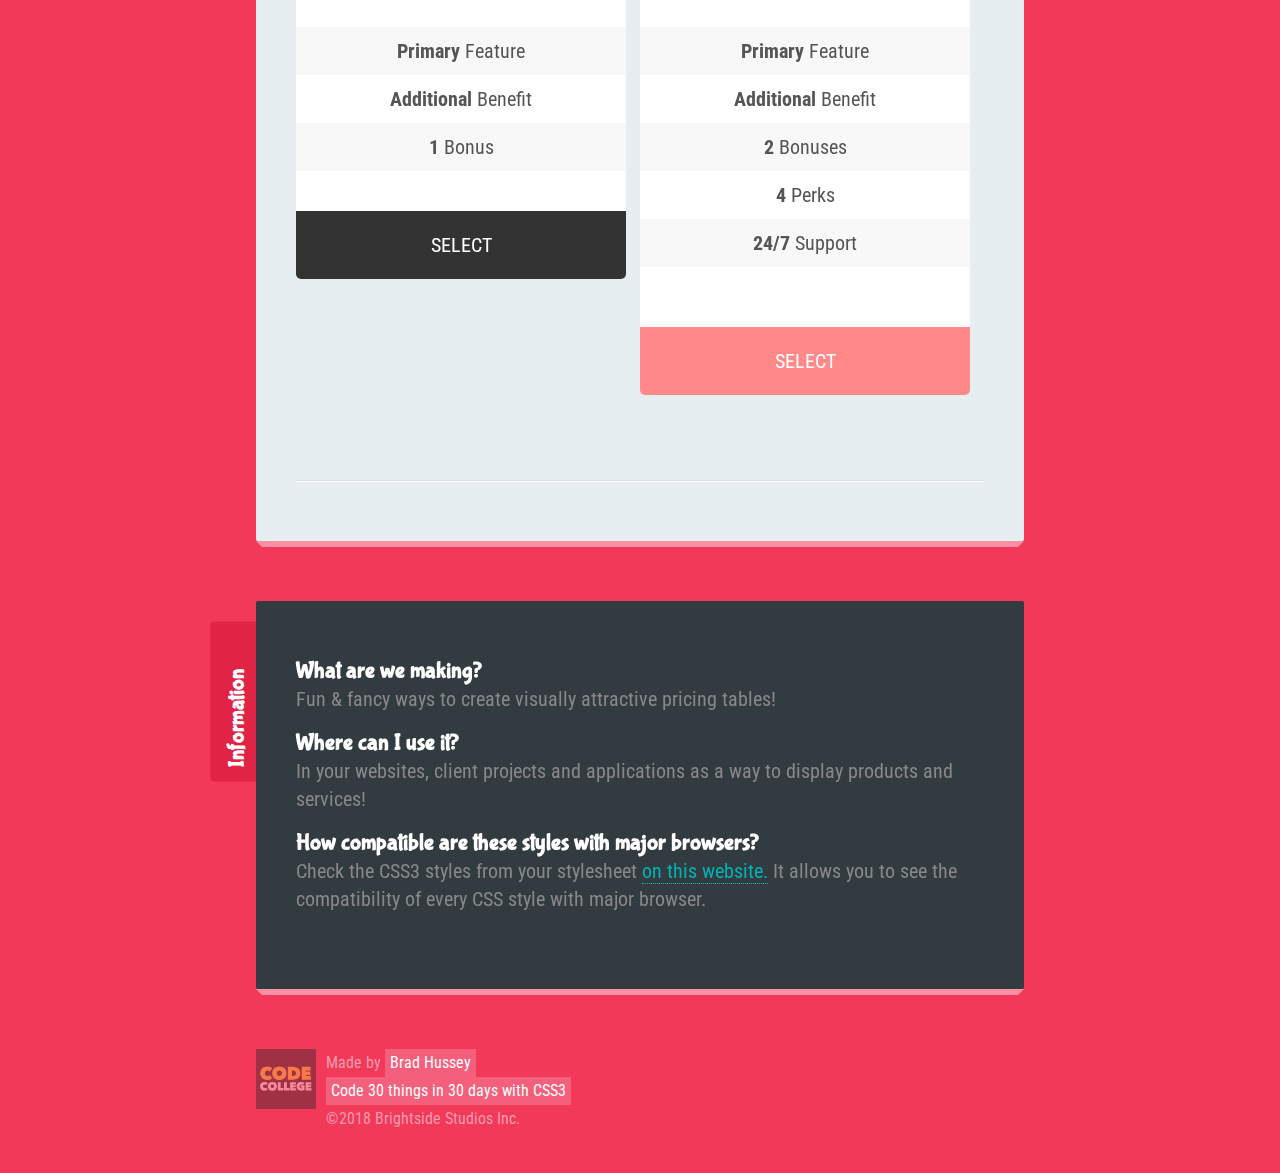
<file: 10 - Pricing Table/index.html>
<!--
  Message from Brad:
  Thanks for watching CSS3 in 30 Days! You're awesome.
  Want more fun design & coding courses? Check out my website.

  https://codecollege.ca
  (it's free to start)
-->

<!DOCTYPE html>
<html>
  <head>
    <meta charset="utf-8">
    <title>Pricing Table | Code 30 Things in 30 Days with CSS3</title>

    <!-- NORMALIZE CSS -->
    <link rel="stylesheet" href="../_theme-styles/normalize.css">

    <!-- PROJECT THEME CSS -->
    <link rel="stylesheet" href="../_theme-styles/theme.css">

    <!-- FINAL PROJECT CSS (use for reference) -->
    <link rel="stylesheet" href="final.css">

    <!-- SANDBOX CSS (this is your file!) -->
    <link rel="stylesheet" href="sandbox.css">

<link href="https://fonts.googleapis.com/css?family=Bubblegum+Sans|Nova+Mono|Roboto+Condensed" rel="stylesheet">
  </head>
  <body>
    <h1><small>Day #10</small> Pricing Table</h1>



    <div class="sandbox">
      <h2>Sandbox <small>This is where you play</small></h2>
      <div class="content">

        <p><strong>Instructions:</strong> Style the following pricing table into a modern and attractive layout using CSS3. Refer to the "Final Result" for help.</p>

        <section>

          <h4>Pricing Table</h4>

            <div class="pricing-table">
              <div class="pricing-block">
                <div class="pricing-header">
                  <div class="pricing-heading">Basic</div>
                  <div class="pricing-price">
                    <span class="pricing-price__currency">$</span>
                    <span class="pricing-price__value">60</span>
                    <span class="pricing-price__duration">/mo</span>
                  </div>
                </div>
                <div class="pricing-body">
                  <ul class="pricing-features">
                    <li><strong>Primary</strong> Feature</li>
                    <li><strong>Additional</strong> Benefit</li>
                    <li><strong>1</strong> Bonus</li>
                  </ul>
                </div>
                <div class="pricing-footer">
                  <a href="#" class="pricing-button">Select</a>
                </div>
              </div>
              <div class="pricing-block pricing-popular">
                <div class="pricing-header">
                 <div class="pricing-heading">Awesome</div>
                  <div class="pricing-price">
                    <span class="pricing-price__currency">$</span>
                    <span class="pricing-price__value">90</span>
                    <span class="pricing-price__duration">/mo</span>
                  </div>
                </div>
                <div class="pricing-body">
                  <ul class="pricing-features">
                    <li><strong>Primary</strong> Feature</li>
                    <li><strong>Additional</strong> Benefit</li>
                    <li><strong>2</strong> Bonuses</li>
                    <li><strong>4</strong> Perks</li>
                    <li><strong>24/7</strong> Support</li>
                  </ul>
                </div>
                <div class="pricing-footer">
                  <a href="#" class="pricing-button">Select</a>
                </div>
              </div>
             </div>

        </section>

      </div>
    </div>

    <div class="final-result">
        <h2>Final Result <small>Use this for reference!</small></h2>
        <div class="content">

          <section>

            <h4>Pricing Table</h4>

            <div class="final__pricing-table">
              <div class="final__pricing-block">
                <div class="final__pricing-header">
                  <div class="final__pricing-heading">Basic</div>
                  <div class="final__pricing-price">
                    <span class="final__pricing-price__currency">$</span>
                    <span class="final__pricing-price__value">60</span>
                    <span class="final__pricing-price__duration">/mo</span>
                  </div>
                </div>
                <div class="final__pricing-body">
                  <ul class="final__pricing-features">
                    <li><strong>Primary</strong> Feature</li>
                    <li><strong>Additional</strong> Benefit</li>
                    <li><strong>1</strong> Bonus</li>
                  </ul>
                </div>
                <div class="final__pricing-footer">
                  <a href="#" class="final__pricing-button">Select</a>
                </div>
              </div>
              <div class="final__pricing-block final__pricing-popular">
                <div class="final__pricing-header">
                 <div class="final__pricing-heading">Awesome</div>
                  <div class="final__pricing-price">
                    <span class="final__pricing-price__currency">$</span>
                    <span class="final__pricing-price__value">90</span>
                    <span class="final__pricing-price__duration">/mo</span>
                  </div>
                </div>
                <div class="final__pricing-body">
                  <ul class="final__pricing-features">
                    <li><strong>Primary</strong> Feature</li>
                    <li><strong>Additional</strong> Benefit</li>
                    <li><strong>2</strong> Bonuses</li>
                    <li><strong>4</strong> Perks</li>
                    <li><strong>24/7</strong> Support</li>
                  </ul>
                </div>
                <div class="final__pricing-footer">
                  <a href="#" class="final__pricing-button">Select</a>
                </div>
              </div>
             </div>

          </section>

        </div>
    </div>

    <div class="info">
      <h2>Information <small>About this lesson</small></h2>
      <h3>What are we making?</h3>
      <p>Fun &amp; fancy ways to create visually attractive pricing tables!</p>

      <h3>Where can I use it?</h3>
      <p>In your websites, client projects and applications as a way to display products and services!</p>

      <h3>How compatible are these styles with major browsers?</h3>
      <p>Check the CSS3 styles from your stylesheet <a href="http://caniuse.com/">on this website.</a> It allows you to see the compatibility of every CSS style with major browser.</p>
    </div>

    <footer>
      <div class="logo">
        <a href="http://codecollege.ca/" id="logo">

          <img src="../_theme-styles/img/bggray.svg" width="60px" id="logo_bg-gray">
          <img src="../_theme-styles/img/bgyellow.svg" width="60px" id="logo_bg-yellow">
          <img src="../_theme-styles/img/codecollegelogo.svg" width="60px" id="logo_codecollege">

          <!-- <img src="../_theme-styles/img/codecollegelogo.png" alt="Learn to Code at CodeCollege.ca" height="60px"> -->

        </a>
      </div>
      <div class="made-by">
        Made by <a href="http://bradhussey.ca/">Brad Hussey</a>
      </div>
      <div class="course">
        <a href="http://codecollege.ca/">Code 30 things in 30 days with CSS3</a>
      </div>
      <div class="copyright">
        &copy;2018 Brightside Studios Inc.
      </div>
    </footer>
  </body>
</html>
</file>
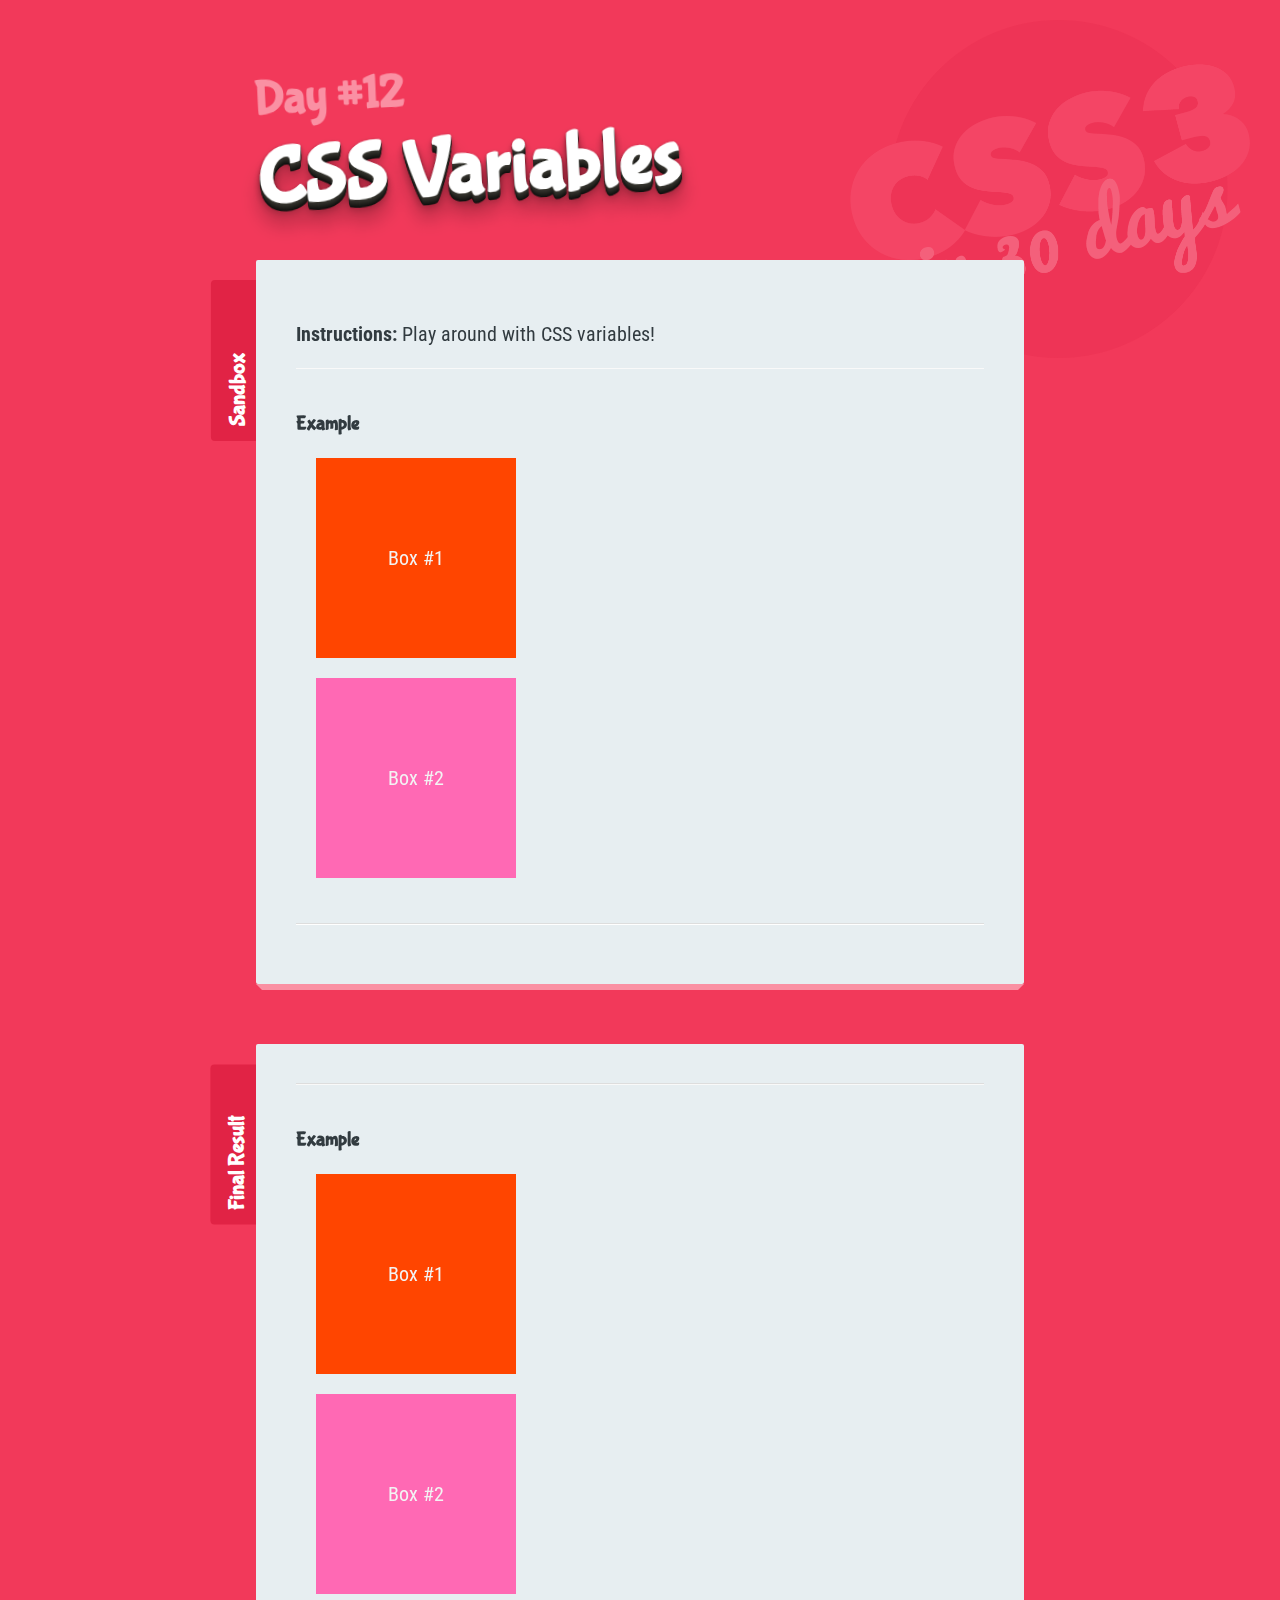
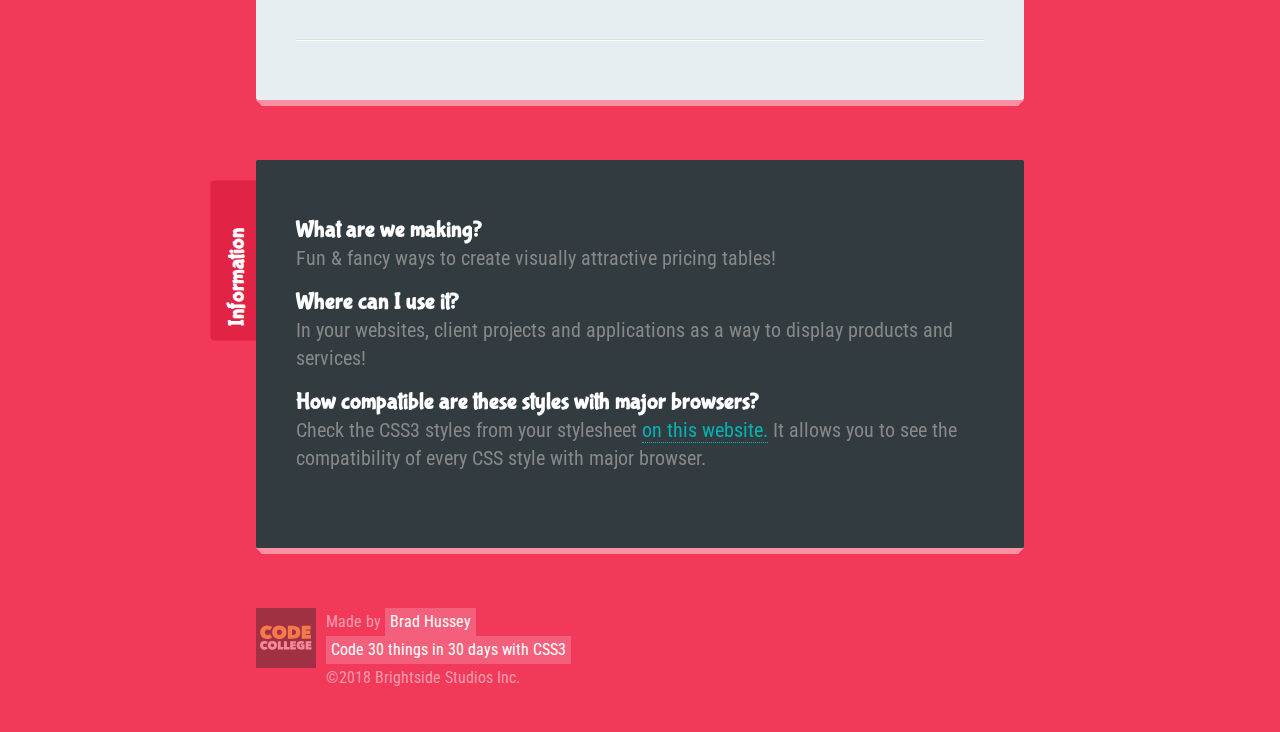
<file: 12 - CSS Variables/index.html>
<!--
  Message from Brad:
  Thanks for watching CSS3 in 30 Days! You're awesome.
  Want more fun design & coding courses? Check out my website.

  https://codecollege.ca
  (it's free to start)
-->

<!DOCTYPE html>
<html>
  <head>
    <meta charset="utf-8">
    <title>CSS Variables | Code 30 Things in 30 Days with CSS3</title>

    <!-- NORMALIZE CSS -->
    <link rel="stylesheet" href="../_theme-styles/normalize.css">

    <!-- PROJECT THEME CSS -->
    <link rel="stylesheet" href="../_theme-styles/theme.css">

    <!-- FINAL PROJECT CSS (use for reference) -->
    <link rel="stylesheet" href="final.css">

    <!-- SANDBOX CSS (this is your file!) -->
    <link rel="stylesheet" href="sandbox.css">

<link href="https://fonts.googleapis.com/css?family=Bubblegum+Sans|Nova+Mono|Roboto+Condensed" rel="stylesheet">
  </head>
  <body>
    <h1><small>Day #12</small> CSS Variables</h1>



    <div class="sandbox">
      <h2>Sandbox <small>This is where you play</small></h2>
      <div class="content">

        <p><strong>Instructions:</strong> Play around with CSS variables!</p>

        <section>

          <h4>Example</h4>
          <div class="box">Box #1</div>
          <div class="box box2">Box #2</div>

        </section>

      </div>
    </div>

    <div class="final-result">
        <h2>Final Result <small>Use this for reference!</small></h2>
        <div class="content">

          <section>

            <h4>Example</h4>

            <div class="final__box">Box #1</div>
            <div class="final__box final__box2">Box #2</div>

          </section>

        </div>
    </div>

    <div class="info">
      <h2>Information <small>About this lesson</small></h2>
      <h3>What are we making?</h3>
      <p>Fun &amp; fancy ways to create visually attractive pricing tables!</p>

      <h3>Where can I use it?</h3>
      <p>In your websites, client projects and applications as a way to display products and services!</p>

      <h3>How compatible are these styles with major browsers?</h3>
      <p>Check the CSS3 styles from your stylesheet <a href="http://caniuse.com/">on this website.</a> It allows you to see the compatibility of every CSS style with major browser.</p>
    </div>

    <footer>
      <div class="logo">
        <a href="http://codecollege.ca/" id="logo">

          <img src="../_theme-styles/img/bggray.svg" width="60px" id="logo_bg-gray">
          <img src="../_theme-styles/img/bgyellow.svg" width="60px" id="logo_bg-yellow">
          <img src="../_theme-styles/img/codecollegelogo.svg" width="60px" id="logo_codecollege">

          <!-- <img src="../_theme-styles/img/codecollegelogo.png" alt="Learn to Code at CodeCollege.ca" height="60px"> -->

        </a>
      </div>
      <div class="made-by">
        Made by <a href="http://bradhussey.ca/">Brad Hussey</a>
      </div>
      <div class="course">
        <a href="http://codecollege.ca/">Code 30 things in 30 days with CSS3</a>
      </div>
      <div class="copyright">
        &copy;2018 Brightside Studios Inc.
      </div>
    </footer>
  </body>
</html>
</file>
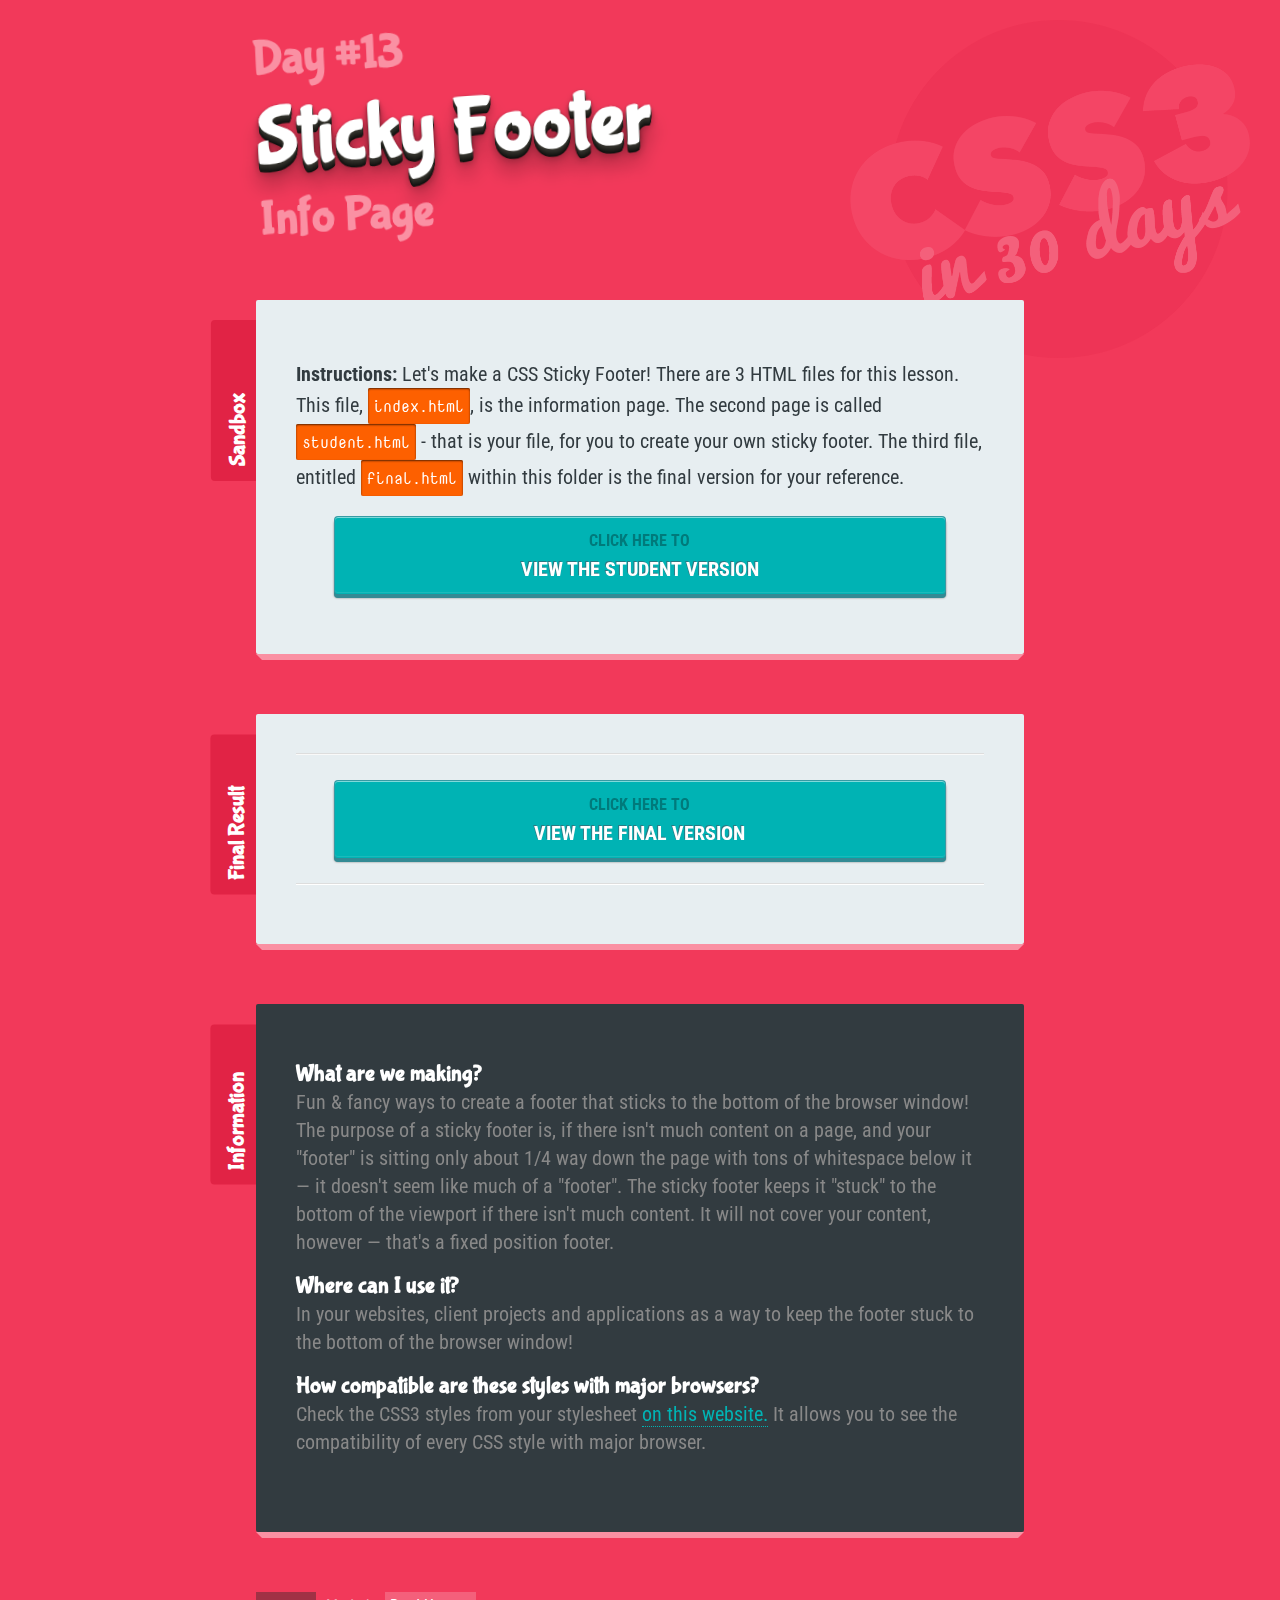
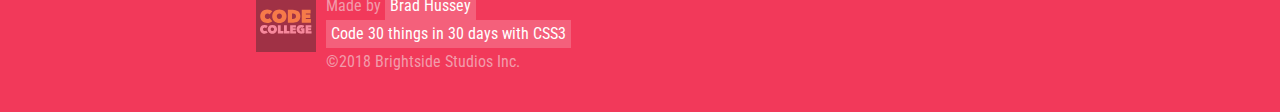
<file: 13 - Sticky Footer/index.html>
<!--
  Message from Brad:
  Thanks for watching CSS3 in 30 Days! You're awesome.
  Want more fun design & coding courses? Check out my website.

  https://codecollege.ca
  (it's free to start)
-->

<!DOCTYPE html>
<html>
  <head>
    <meta charset="utf-8">
    <title>Sticky Footer | Code 30 Things in 30 Days with CSS3</title>

    <!-- NORMALIZE CSS -->
    <link rel="stylesheet" href="../_theme-styles/normalize.css">

    <!-- PROJECT THEME CSS -->
    <link rel="stylesheet" href="../_theme-styles/theme.css">

    <!-- FINAL PROJECT CSS (use for reference) -->
    <link rel="stylesheet" href="final.css">

    <!-- SANDBOX CSS (this is your file!) -->
    <link rel="stylesheet" href="sandbox.css">

<link href="https://fonts.googleapis.com/css?family=Bubblegum+Sans|Nova+Mono|Roboto+Condensed" rel="stylesheet">
  </head>
  <body>
    <h1><small>Day #13</small> Sticky Footer <small>Info Page</small></h1>



    <div class="sandbox">
      <h2>Sandbox <small>This is where you play</small></h2>
      <div class="content">

        <p><strong>Instructions:</strong> Let's make a CSS Sticky Footer! There are 3 HTML files for this lesson. This file, <code>index.html</code>, is the information page. The second page is called <code>student.html</code> - that is your file, for you to create your own sticky footer. The third file, entitled <code>final.html</code> within this folder is the final version for your reference.</p>

        <a href="student.html" class="button-theme"><small>Click here to</small>View the student version</a>

      </div>
    </div>

    <div class="final-result">
        <h2>Final Result <small>Use this for reference!</small></h2>
        <div class="content">

          <section>

            <a href="final.html" class="button-theme"><small>Click here to</small>View the final version</a>

          </section>

        </div>
    </div>

    <div class="info">
      <h2>Information <small>About this lesson</small></h2>
      <h3>What are we making?</h3>
      <p>Fun &amp; fancy ways to create a footer that sticks to the bottom of the browser window! The purpose of a sticky footer is, if there isn't much content on a page, and your "footer" is sitting only about 1/4 way down the page with tons of whitespace below it &mdash; it doesn't seem like much of a "footer". The sticky footer keeps it "stuck" to the bottom of the viewport if there isn't much content. It will not cover your content, however &mdash; that's a fixed position footer.</p>

      <h3>Where can I use it?</h3>
      <p>In your websites, client projects and applications as a way to keep the footer stuck to the bottom of the browser window!</p>

      <h3>How compatible are these styles with major browsers?</h3>
      <p>Check the CSS3 styles from your stylesheet <a href="http://caniuse.com/">on this website.</a> It allows you to see the compatibility of every CSS style with major browser.</p>
    </div>

    <footer>
      <div class="logo">
        <a href="http://codecollege.ca/" id="logo">

          <img src="../_theme-styles/img/bggray.svg" width="60px" id="logo_bg-gray">
          <img src="../_theme-styles/img/bgyellow.svg" width="60px" id="logo_bg-yellow">
          <img src="../_theme-styles/img/codecollegelogo.svg" width="60px" id="logo_codecollege">

          <!-- <img src="../_theme-styles/img/codecollegelogo.png" alt="Learn to Code at CodeCollege.ca" height="60px"> -->

        </a>
      </div>
      <div class="made-by">
        Made by <a href="http://bradhussey.ca/">Brad Hussey</a>
      </div>
      <div class="course">
        <a href="http://codecollege.ca/">Code 30 things in 30 days with CSS3</a>
      </div>
      <div class="copyright">
        &copy;2018 Brightside Studios Inc.
      </div>
    </footer>

  </body>
</html>
</file>
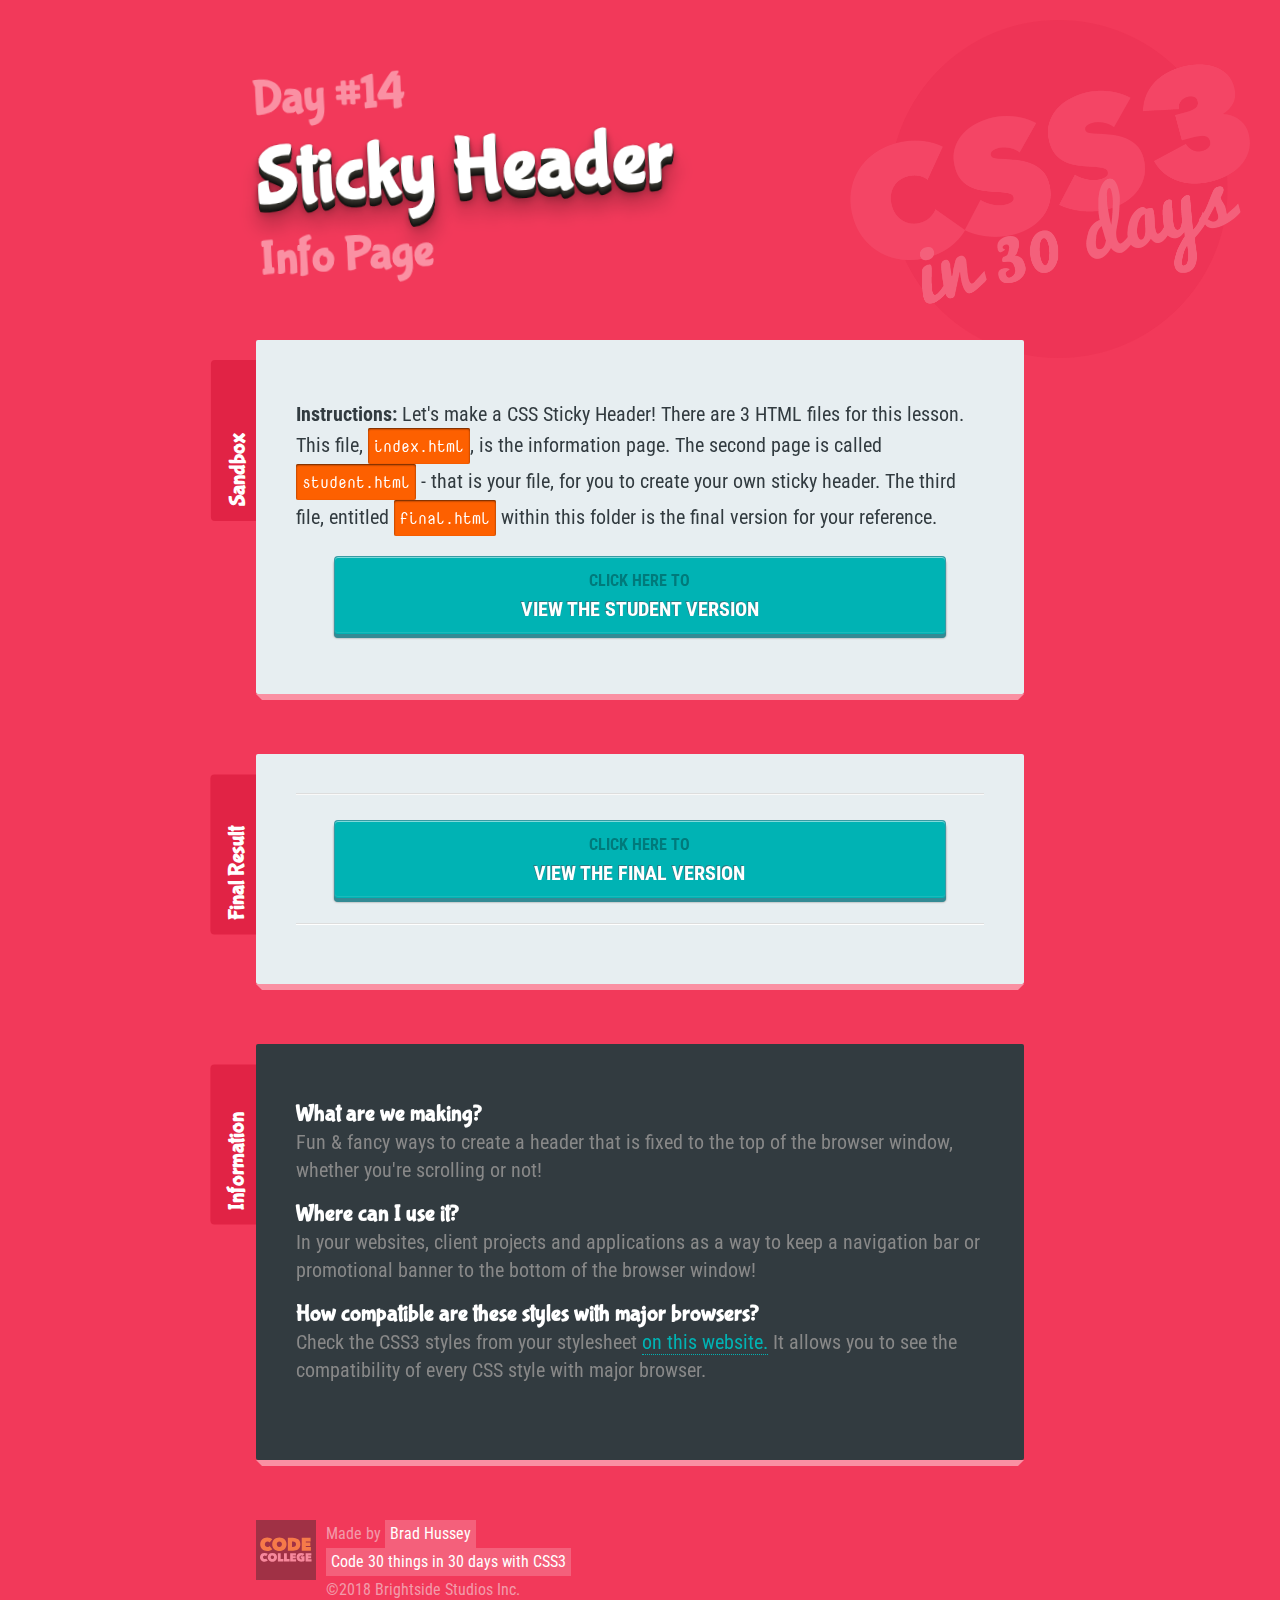
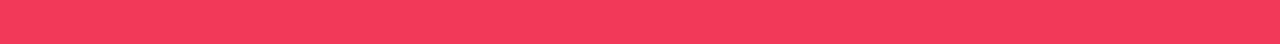
<file: 14 - Sticky Header/index.html>
<!--
  Message from Brad:
  Thanks for watching CSS3 in 30 Days! You're awesome.
  Want more fun design & coding courses? Check out my website.

  https://codecollege.ca
  (it's free to start)
-->

<!DOCTYPE html>
<html>
  <head>
    <meta charset="utf-8">
    <title>Sticky Header | Code 30 Things in 30 Days with CSS3</title>

    <!-- NORMALIZE CSS -->
    <link rel="stylesheet" href="../_theme-styles/normalize.css">

    <!-- PROJECT THEME CSS -->
    <link rel="stylesheet" href="../_theme-styles/theme.css">

    <!-- FINAL PROJECT CSS (use for reference) -->
    <link rel="stylesheet" href="final.css">

    <!-- SANDBOX CSS (this is your file!) -->
    <link rel="stylesheet" href="sandbox.css">

<link href="https://fonts.googleapis.com/css?family=Bubblegum+Sans|Nova+Mono|Roboto+Condensed" rel="stylesheet">
  </head>
  <body>
    <h1><small>Day #14</small> Sticky Header <small>Info Page</small></h1>



    <div class="sandbox">
      <h2>Sandbox <small>This is where you play</small></h2>
      <div class="content">

        <p><strong>Instructions:</strong> Let's make a CSS Sticky Header! There are 3 HTML files for this lesson. This file, <code>index.html</code>, is the information page. The second page is called <code>student.html</code> - that is your file, for you to create your own sticky header. The third file, entitled <code>final.html</code> within this folder is the final version for your reference.</p>

        <a href="student.html" class="button-theme"><small>Click here to</small>View the student version</a>

      </div>
    </div>

    <div class="final-result">
        <h2>Final Result <small>Use this for reference!</small></h2>
        <div class="content">

          <section>

            <a href="final.html" class="button-theme"><small>Click here to</small>View the final version</a>

          </section>

        </div>
    </div>

    <div class="info">
      <h2>Information <small>About this lesson</small></h2>
      <h3>What are we making?</h3>
      <p>Fun &amp; fancy ways to create a header that is fixed to the top of the browser window, whether you're scrolling or not!</p>

      <h3>Where can I use it?</h3>
      <p>In your websites, client projects and applications as a way to keep a navigation bar or promotional banner to the bottom of the browser window!</p>

      <h3>How compatible are these styles with major browsers?</h3>
      <p>Check the CSS3 styles from your stylesheet <a href="http://caniuse.com/">on this website.</a> It allows you to see the compatibility of every CSS style with major browser.</p>
    </div>

    <footer>
      <div class="logo">
        <a href="http://codecollege.ca/" id="logo">

          <img src="../_theme-styles/img/bggray.svg" width="60px" id="logo_bg-gray">
          <img src="../_theme-styles/img/bgyellow.svg" width="60px" id="logo_bg-yellow">
          <img src="../_theme-styles/img/codecollegelogo.svg" width="60px" id="logo_codecollege">

          <!-- <img src="../_theme-styles/img/codecollegelogo.png" alt="Learn to Code at CodeCollege.ca" height="60px"> -->

        </a>
      </div>
      <div class="made-by">
        Made by <a href="http://bradhussey.ca/">Brad Hussey</a>
      </div>
      <div class="course">
        <a href="http://codecollege.ca/">Code 30 things in 30 days with CSS3</a>
      </div>
      <div class="copyright">
        &copy;2018 Brightside Studios Inc.
      </div>
    </footer>
  </body>
</html>
</file>
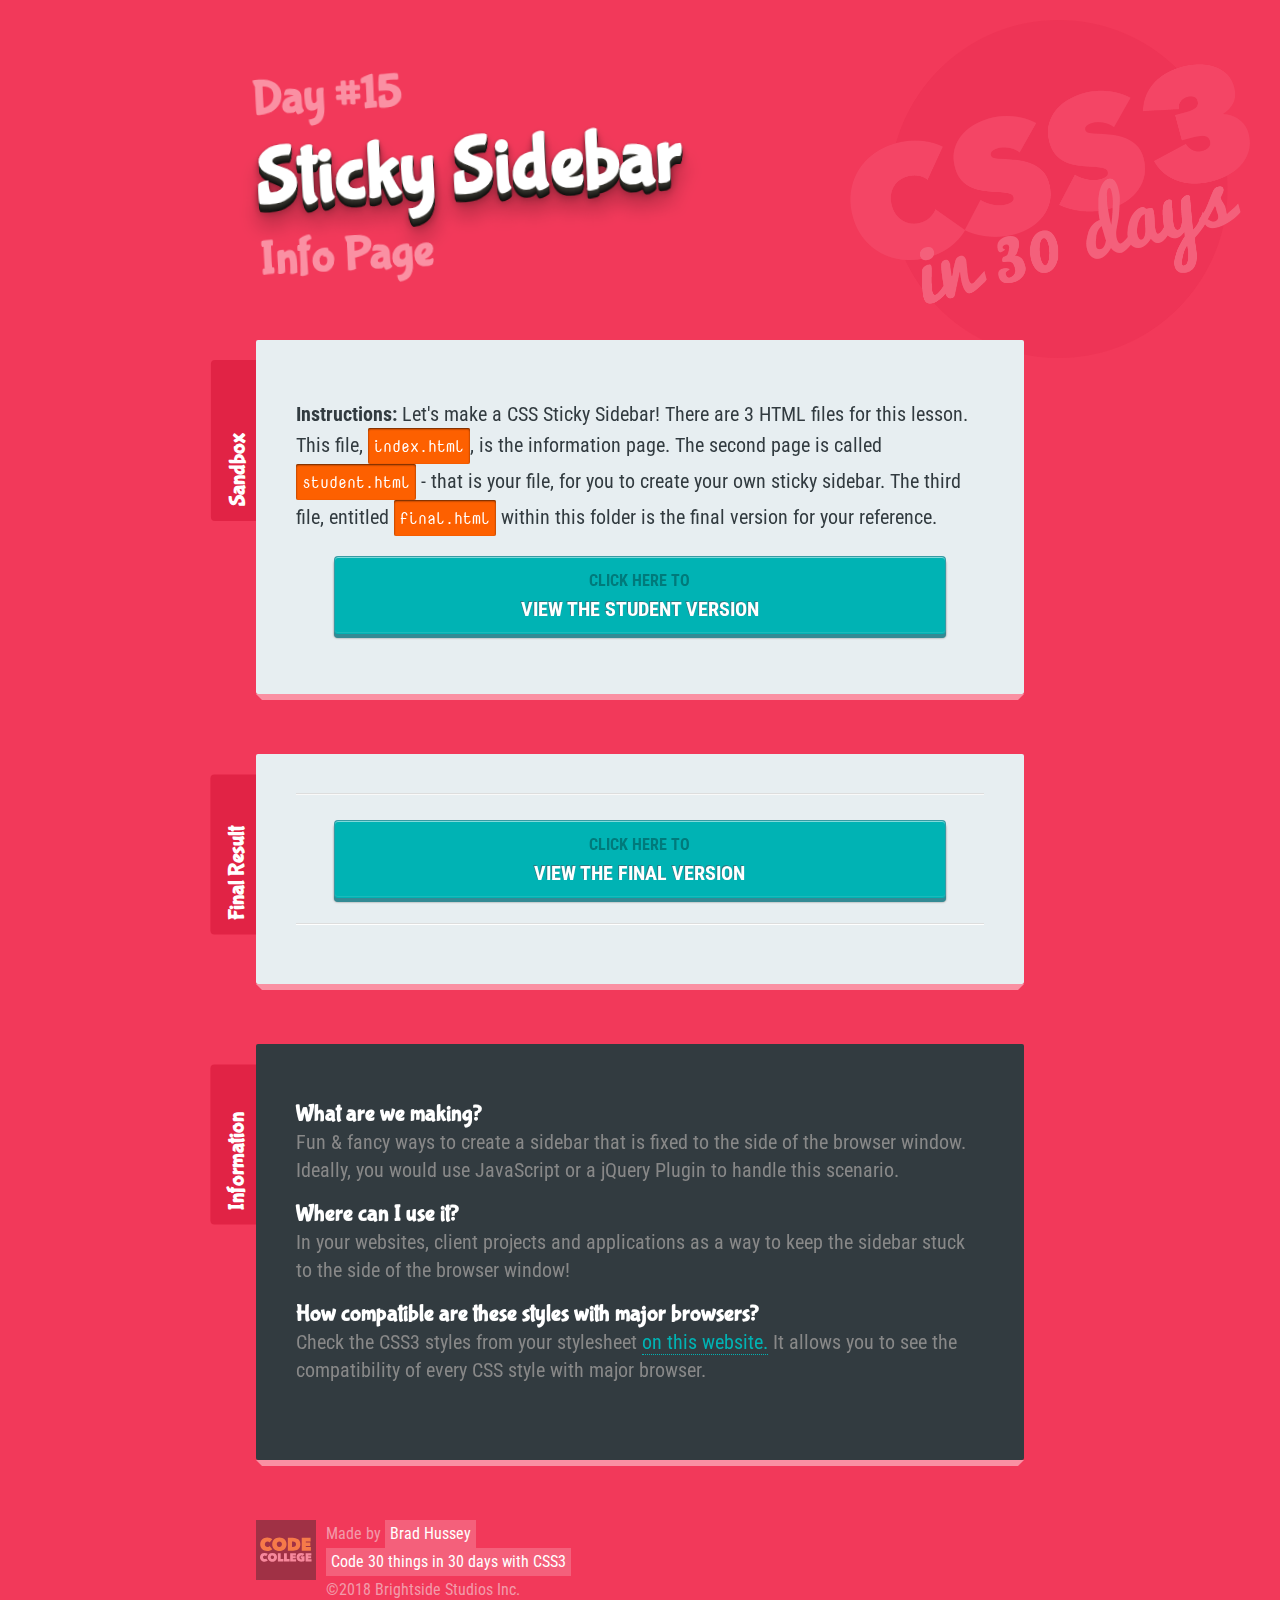
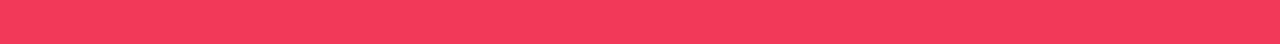
<file: 15 - Sticky Sidebar/index.html>
<!--
  Message from Brad:
  Thanks for watching CSS3 in 30 Days! You're awesome.
  Want more fun design & coding courses? Check out my website.

  https://codecollege.ca
  (it's free to start)
-->

<!DOCTYPE html>
<html>
  <head>
    <meta charset="utf-8">
    <title>Sticky Sidebar | Code 30 Things in 30 Days with CSS3</title>

    <!-- NORMALIZE CSS -->
    <link rel="stylesheet" href="../_theme-styles/normalize.css">

    <!-- PROJECT THEME CSS -->
    <link rel="stylesheet" href="../_theme-styles/theme.css">

    <!-- FINAL PROJECT CSS (use for reference) -->
    <link rel="stylesheet" href="final.css">

    <!-- SANDBOX CSS (this is your file!) -->
    <link rel="stylesheet" href="sandbox.css">

<link href="https://fonts.googleapis.com/css?family=Bubblegum+Sans|Nova+Mono|Roboto+Condensed" rel="stylesheet">
  </head>
  <body>
    <h1><small>Day #15</small> Sticky Sidebar <small>Info Page</small></h1>



    <div class="sandbox">
      <h2>Sandbox <small>This is where you play</small></h2>
      <div class="content">

        <p><strong>Instructions:</strong> Let's make a CSS Sticky Sidebar! There are 3 HTML files for this lesson. This file, <code>index.html</code>, is the information page. The second page is called <code>student.html</code> - that is your file, for you to create your own sticky sidebar. The third file, entitled <code>final.html</code> within this folder is the final version for your reference.</p>

        <a href="student.html" class="button-theme"><small>Click here to</small>View the student version</a>

      </div>
    </div>

    <div class="final-result">
        <h2>Final Result <small>Use this for reference!</small></h2>
        <div class="content">

          <section>

            <a href="final.html" class="button-theme"><small>Click here to</small>View the final version</a>

          </section>

        </div>
    </div>

    <div class="info">
      <h2>Information <small>About this lesson</small></h2>
      <h3>What are we making?</h3>
      <p>Fun &amp; fancy ways to create a sidebar that is fixed to the side of the browser window. Ideally, you would use JavaScript or a jQuery Plugin to handle this scenario.</p>

      <h3>Where can I use it?</h3>
      <p>In your websites, client projects and applications as a way to keep the sidebar stuck to the side of the browser window!</p>

      <h3>How compatible are these styles with major browsers?</h3>
      <p>Check the CSS3 styles from your stylesheet <a href="http://caniuse.com/">on this website.</a> It allows you to see the compatibility of every CSS style with major browser.</p>
    </div>

    <footer>
      <div class="logo">
        <a href="http://codecollege.ca/" id="logo">

          <img src="../_theme-styles/img/bggray.svg" width="60px" id="logo_bg-gray">
          <img src="../_theme-styles/img/bgyellow.svg" width="60px" id="logo_bg-yellow">
          <img src="../_theme-styles/img/codecollegelogo.svg" width="60px" id="logo_codecollege">

          <!-- <img src="../_theme-styles/img/codecollegelogo.png" alt="Learn to Code at CodeCollege.ca" height="60px"> -->

        </a>
      </div>
      <div class="made-by">
        Made by <a href="http://bradhussey.ca/">Brad Hussey</a>
      </div>
      <div class="course">
        <a href="http://codecollege.ca/">Code 30 things in 30 days with CSS3</a>
      </div>
      <div class="copyright">
        &copy;2018 Brightside Studios Inc.
      </div>
    </footer>
  </body>
</html>
</file>
<file: _theme-styles/theme.css>
/* ========================================
   THEME.CSS
   These are the styles for the theme of
   the lesson.

   Course:  CSS3 in 30 Days
   Author:  Brad Hussey
   Website: codecollege.ca
   ====================================== */

body {
  font-family: 'Roboto Condensed', "Helvetica Neue", Helvetica, Arial, sans-serif;

  /* DARK PINK */
  background: #f2395a;

  /*TEAL*/
  /*background: #00B3B4;*/

  font-size: 20px;
  line-height: 28px;
  color: #323b40;
  margin: 40px 0;
}

  body::before {
    position: fixed;
    content: "";
    height: 400px;
    width: 400px;
    top: 20px;
    right: 30px;
    background: url('../_theme-styles/img/CSS30_Logo.png') no-repeat;
    background-size: 100%;
    opacity: .2;
  }


h1,h2,h3,h4,h5,h6 {
  font-family: 'Bubblegum Sans', cursive;
}

  h1 {
    width: 60%;
    max-width: 960px;
    margin: 0 auto 60px;
    transform: rotate(-3deg);
    color: white;
    text-align: left;
    font-size: 5rem;
    line-height: 5rem;
    text-shadow:  0 1px 0 hsl(52,7%,20%),
                  0 2px 0 hsl(52,7%,18%),
                  0 3px 0 hsl(52,7%,16%),
                  0 4px 0 hsl(52,7%,14%),
                  0 5px 0 hsl(52,7%,12%),
                  0 6px 0 hsl(52,7%,10%),
                  0 7px 0 hsl(52,7%,8%),
                  0 8px 0 hsl(52,7%,6%),

                  0 0 5px rgba(0,0,0,.05),
                  0 1px 3px rgba(0,0,0,.2),
                  0 3px 5px rgba(0,0,0,.2),
                  0 5px 10px rgba(0,0,0,.2),
                  0 10px 10px rgba(0,0,0,.2),
                  0 20px 20px rgba(0,0,0,.3);
  }

    h1 small {
      font-size: 3rem;
      display: block;
      color: #fa90a3;
      text-shadow: none;
    }


  h2 {
    color: white;
  }

    h2 small {
      font-weight: normal;
      font-size: 1rem;
      display: block;
      color: #323b40;
    }

  h3 small {
    font-weight: normal;
    font-family: 'Roboto Condensed', "Helvetica Neue", Helvetica, Arial, sans-serif;
    color: #888;
    display: block;
  }

  h4 {
    margin: 1rem 0
  }


a:link, a:visited {
  color: #00B3B4;
  text-decoration: none;
  border-bottom: dotted 1px #00B3B4;
}
  a:hover {
    background: #00B3B4;
    color: white;
    text-decoration: none;
  }


button {
  font-size: 1rem;
}


code {
  background: #fd6000;
  color: white;
  padding: 4px 6px;
  font-family: 'Nova Mono', monospace;
  font-size: 1rem;
  border-radius: 2px;
  box-shadow: inset 0 1px 2px #5e2400;
  display: inline-block;
}


section {
  position: relative;
  border-top: solid 1px #f9f9f9;
  border-bottom: solid 1px #ddd;
  padding: 25px 0;
}

  section:first-child::before {
    position: absolute;
    content: "";
    width: 100%;
    height: 1px;
    border-top: solid 1px #ddd;
    top: -2px;
    left: 0;
  }

  section:last-child::after {
    position: absolute;
    content: "";
    width: 100%;
    border-top: solid 1px white;
    bottom: -2px;
    left: 0;
  }

  section footer {
    margin: inherit;
    width: inherit;
    color: inherit;
    font-size: inherit;
  }

  section header,
  section article,
  section nav,
  section aside,
  section footer,
  section .logo,
  section .articles {
    background: rgba(140, 204, 231, 0.2);
    border: solid 1px rgba(140, 204, 231, 0.3);
    padding: 2%;
    margin: 0 0 2%;
    font-size: 1rem;
    box-sizing: border-box;
  }

  section ul {
    list-style: none;
    margin: 0;
    padding: 0;
  }

    section ul li {
      display: inline-block;
      margin: 0 2% 0 0;
    }


.course-files {
  text-align: center;
}


a.button-theme {
  color: white;
  font-weight: bold;
  text-transform: uppercase;
}


.button-theme {
  position: relative;
	display: inline-block;
	padding: 10px 30px;
	text-align: center;
	color: white;

	text-shadow:-1px -1px 0 #2C7982;
	background: #00B3B4;
	border:1px solid #379AA4;

	-webkit-border-radius:4px;
	-moz-border-radius:4px;
	border-radius:4px;

	-webkit-box-shadow:0 1px 0 rgba(255, 255, 255, .5) inset, 0 -1px 0 rgba(255, 255, 255, .1) inset, 0 4px 0 #338A94, 0 4px 2px rgba(0, 0, 0, .5);
	-moz-box-shadow:0 1px 0 rgba(255, 255, 255, .5) inset, 0 -1px 0 rgba(255, 255, 255, .1) inset, 0 4px 0 #338A94, 0 4px 2px rgba(0, 0, 0, .5);
	box-shadow:0 1px 0 rgba(255, 255, 255, .5) inset, 0 -1px 0 rgba(255, 255, 255, .1) inset, 0 4px 0 #338A94, 0 4px 2px rgba(0, 0, 0, .5);
}

  .button-theme::before {
  	background:#fa90a3;
  	background-image: -webkit-gradient(linear, 0% 0%, 0% 100%, from(#ef758b), to(#fa90a3));

  	-webkit-border-radius: 4px;
  	-moz-border-radius: 4px;
  	border-radius: 4px;

  	-webkit-box-shadow: 0 1px 2px rgba(0, 0, 0, .3) inset, 0 1px 0 rgba(255, 255, 255, .5);
  	-moz-box-shadow: 0 1px 2px rgba(0, 0, 0, .3) inset, 0 1px 0 rgba(255, 255, 255, .5);
  	box-shadow: 0 1px 2px rgba(0, 0, 0, .3) inset, 0 1px 0 rgba(255, 255, 255, .5);

  	position: absolute;
  	content: "";
  	left: -15px;
    right: -15px;
  	top: -14px;
    bottom: -17px;
  	z-index: -1;
  }

  .button-theme:active {
    -webkit-box-shadow:0 1px 0 rgba(255, 255, 255, .5) inset, 0 -1px 0 rgba(255, 255, 255, .1) inset, 0 2px 0 #338A94, 0 2px 2px rgba(0, 0, 0, .5);
  	-moz-box-shadow:0 1px 0 rgba(255, 255, 255, .5) inset, 0 -1px 0 rgba(255, 255, 255, .1) inset, 0 2px 0 #338A94, 0 2px 2px rgba(0, 0, 0, .5);
  	box-shadow:0 1px 0 rgba(255, 255, 255, .5) inset, 0 -1px 0 rgba(255, 255, 255, .1) inset, 0 2px 0 #338A94, 0 2px 2px rgba(0, 0, 0, .5);
  	top: 4px;
  }

  .button-theme:active::before{
  	top: -18px;
  	bottom: -13px;
  }

  .button-theme:hover {
  	background: #0bbfc0;
  }

  .button-theme small {
    display: block;
    color: #007a7b;
    text-shadow: none;
  }


.sandbox,
.final-result,
.info {
  position: relative;
  background: #e7eef1;
  width: 60%;
  max-width: 960px;
  margin: 60px auto;
  padding: 40px 40px 60px;
  box-sizing: border-box;
  border-radius: 2px;
  box-shadow: 0 12px 0 -6px #fa90a3;
}

  .sandbox::before,
  .final-result::before,
  .info::before {
    position: absolute;
    display: block;
    content: "";
    border: solid 6px transparent;
    border-right: solid 6px #fa90a3;
    border-top-width: 0px;
    background: none;
    bottom: -6px;
    left: -6px;
  }

  .sandbox::after,
  .final-result::after,
  .info::after {
    position: absolute;
    display: block;
    content: "";
    border: solid 6px transparent;
    border-top: solid 6px #fa90a3;
    border-bottom-width: 0px;
    background: none;
    right: 0;
    bottom: -6px;
  }


  .sandbox h2,
  .final-result h2,
  .info h2 {
    font-size: 1.4rem;
    display: inline-block;
    transform: rotate(-90deg);
    transition: all ease-in-out .1s;
    position: absolute;
    top: 60px;
    left: -85px;
    background: #e12345;
    margin: 0;
    line-height: 1.6rem;
    padding: 15px;
    z-index: -2;
    border-radius: 4px;
    min-width: 130px;
  }

  .sandbox:hover h2,
  .final-result:hover h2,
  .info:hover h2 {
    left: -110px;
  }

  .sandbox .button-theme,
  .final-result .button-theme {
    display: block;
    width: 80%;
    margin: 0 auto;
  }


.info {
  background: #323b40;
  color: white;
}

  .info h3 {
    margin: 1rem 0 0;
  }
  .info p {
    margin: 0 0 1rem;
    color: #888;
  }


.sticky-footer-lesson footer {
  position: relative;
  background: #e7eef1;
  padding: 40px 40px 60px;
  box-sizing: border-box;
  border-radius: 2px;
  color: #333;
}

  .sticky-footer-lesson footer a:link {
    color: #e12345;
  }

footer {
  width: 60%;
  max-width: 960px;
  margin: 0 auto;
  font-size: 1rem;
  color: #f29baa;
}

  footer a:link,
  footer a:visited {
    position: relative;
    display: inline-block;
    background: rgba(255,255,255, 0.2);
    padding: 0 5px;
    border: none;
    text-decoration: none;
    color: white;
  }
    footer a:hover {
      background: rgba(255,255,255, 0.4);
      box-shadow: -3px 3px 0 #eb2447;
      transform: rotate(-1deg);
    }

  footer .made-by, footer .course, footer .copyright {
    padding-left: 70px;
    transition: all ease 1000ms;
  }

  footer #logo {
    position: relative;
    z-index: 9;
    opacity: .4;
    float: left;
    margin-right: 15px;
    padding: 0;
    background: none;
    flex-direction: row;
    box-shadow: none;
    transition: all ease 1000ms;
  }

    footer #logo img {
      position: absolute;
      transform-style: preserve-3d;
      transition: all ease 1000ms;
    }

    footer:hover #logo_codecollege {
      width: 100px;
    }

    footer:hover #logo_bg-yellow {
      width: 80px;
      transform: translateX(-10px) translateY(10px) translateZ(-10px);
    }

    footer:hover #logo_bg-gray {
      transform: translateX(-20px) translateY(20px) translateZ(-20px);
    }

    footer:hover #logo {
      opacity: 1;
      transform: perspective(400px) rotateX(40deg) rotateY(20deg) rotateZ(-25deg) translateX(0) translateY(0px) translateZ(0);
    }

    footer:hover .made-by, footer:hover .course, footer:hover .copyright {
      padding-left: 140px;
    }
</file>
<file: 01 - Fancy Buttons/final.css>
/* ==========================================
   FINAL.CSS
   These are the final styles for the project.

   Course:  CSS3 in 30 Days
   Author:  Brad Hussey
   Website: codecollege.ca
   ========================================== */

button {
  position: relative;
  cursor: pointer;
  font-weight: bold;
  margin: 0 15px 0 0;
}


/* =====================
   FACEBOOK STYLE BUTTON
   ===================== */

.final__facebook-style-btn {
  border-radius: 2px;
  cursor: pointer;
  font-size: 0.9rem;
  padding: 6px 12px;
}

.final__facebook-style-dark {
  -moz-box-shadow:    inset 0px 1px 0px 0px #4d73bf;
  -webkit-box-shadow: inset 0px 1px 0px 0px #4d73bf;
  box-shadow:         inset 0px 1px 0px 0px #4d73bf;
  background: #4267b2;
  border: 1px solid #4267b2;
  color: #fff;
  text-shadow: 0 1px 0px #3359a5;
}

  .final__facebook-style-dark:hover {
    background: #2b54a7;
  }

  .final__facebook-style-dark:active {
    background: #1d4698;
    border-color: #1d4698;
  }


.final__facebook-style-light {
  background: #f6f7f9;
  border: 1px solid #ced0d4;
  border-radius: 2px;
  color: #4b4f56;
  cursor: pointer;
  font-size: 0.9rem;
  padding: 6px 12px;
}

  .final__facebook-style-light:hover {
    background: #e9ebee;
  }

  .final__facebook-style-light:active {
    background: #d8dade;
    border-color: #d8dade;
  }


/* =====================
   3D BUTTON 1
   ===================== */

.final__btn-3d-1 {
  position: relative;
  background: orangered;
  border: none;
  color: white;
  padding: 15px 24px;
  font-size: 1.4rem;
  box-shadow: -6px 6px 0 hsl(16, 100%, 30%);
  outline: none;
}

  .final__btn-3d-1:hover {
    background: hsl(16, 100%, 45%);
  }

  .final__btn-3d-1:active {
    background: hsl(16, 100%, 40%);
    top: 3px;
    left: -3px;
    box-shadow: -3px 3px 0 hsl(16, 100%, 30%);
  }

  .final__btn-3d-1::before {
    position: absolute;
    display: block;
    content: "";
    height: 0;
    width: 0;
    /* border width needs to be size of the element's box shadow */
    border: solid 6px transparent;

    /* border width needs to be size of the element's box shadow */
    border-right: solid 6px hsl(16, 100%, 30%);

    /* no width for left, makes measurements easier */
    border-left-width: 0px;

    background: none;
    top: 0px;

    /* needs to be the same size as border width */
    left: -6px;
  }

  .final__btn-3d-1::after {
    position: absolute;
    display: block;
    content: "";
    height: 0;
    width: 0;
    border: solid 6px transparent;
    border-top: solid 6px hsl(16, 100%, 30%);
    border-bottom-width: 0px;
    background: none;
    right: 0;
    bottom: -6px;
  }

    .final__btn-3d-1:active::before {
      border: solid 3px transparent;
      border-right: solid 3px hsl(16, 100%, 30%);
      border-left-width: 0px;
      left: -3px;
    }

    .final__btn-3d-1:active::after {
      border: solid 3px transparent;
      border-top: solid 3px hsl(16, 100%, 30%);
      border-bottom-width: 0px;
      bottom: -3px;
    }


/* =====================
   3D BUTTON 2
   ===================== */

.final__btn-3d-2 {
  position: relative;

  background: #ecd300; /* For browsers that do not support gradients */
  background: -webkit-radial-gradient(hsl(54, 100%, 50%), hsl(54, 100%, 40%)); /* Safari 5.1 to 6.0 */
  background: -o-radial-gradient(hsl(54, 100%, 50%), hsl(54, 100%, 40%)); /* For Opera 11.6 to 12.0 */
  background: -moz-radial-gradient(hsl(54, 100%, 50%), hsl(54, 100%, 40%)); /* For Firefox 3.6 to 15 */
  background: radial-gradient(hsl(54, 100%, 50%), hsl(54, 100%, 40%)); /* Standard syntax */

  font-size: 1.4rem;
  text-shadow: 0 -1px 0 #c3af07;
  color: white;
  border: solid 1px hsl(54, 100%, 20%);
  border-radius: 100%;
  height: 120px;
  width: 120px;
  z-index: 4;

  outline: none;

  box-shadow: inset 0 1px 0 hsl(54, 100%, 50%),
              0 2px 0 hsl(54, 100%, 20%),
              0 3px 0 hsl(54, 100%, 18%),
              0 4px 0 hsl(54, 100%, 16%),
              0 5px 0 hsl(54, 100%, 14%),
              0 6px 0 hsl(54, 100%, 12%),
              0 7px 0 hsl(54, 100%, 10%),
              0 8px 0 hsl(54, 100%, 8%),
              0 9px 0 hsl(54, 100%, 6%);
}

  .final__btn-3d-2:hover {
    background: #ecd300; /* For browsers that do not support gradients */
    background: -webkit-radial-gradient(hsl(54, 100%, 45%), hsl(54, 100%, 35%)); /* Safari 5.1 to 6.0 */
    background: -o-radial-gradient(hsl(54, 100%, 45%), hsl(54, 100%, 35%)); /* For Opera 11.6 to 12.0 */
    background: -moz-radial-gradient(hsl(54, 100%, 45%), hsl(54, 100%, 35%)); /* For Firefox 3.6 to 15 */
    background: radial-gradient(hsl(54, 100%, 45%), hsl(54, 100%, 35%)); /* Standard syntax */
  }

  .final__btn-3d-2:active {
    background: #ecd300; /* For browsers that do not support gradients */
    background: -webkit-radial-gradient(hsl(54, 100%, 43%), hsl(54, 100%, 33%)); /* Safari 5.1 to 6.0 */
    background: -o-radial-gradient(hsl(54, 100%, 43%), hsl(54, 100%, 33%)); /* For Opera 11.6 to 12.0 */
    background: -moz-radial-gradient(hsl(54, 100%, 43%), hsl(54, 100%, 33%)); /* For Firefox 3.6 to 15 */
    background: radial-gradient(hsl(54, 100%, 43%), hsl(54, 100%, 33%)); /* Standard syntax */

    top: 2px;

    box-shadow: inset 0 1px 0 hsl(54, 100%, 50%),
                0 2px 0 hsl(54, 100%, 20%),
                0 3px 0 hsl(54, 100%, 18%),
                0 4px 0 hsl(54, 100%, 16%),
                0 5px 0 hsl(54, 100%, 14%),
                0 6px 0 hsl(54, 100%, 12%),
                0 7px 0 hsl(54, 100%, 10%);
  }


/* =========================
   GRADIENT BORDERED BUTTONS
   ========================= */

   .final__gradient-button-1 {
     position: relative;
     z-index: 1;
     display: inline-block;
     padding: 20px 40px;
     font-size: 1.4rem;
     box-sizing: border-box;
     -webkit-box-sizing: border-box;
     background-color: #e7eef1;
     border: 10px solid transparent;
     border-image: linear-gradient(to top right, orangered, yellow);
     border-image-slice: 1;
     color: orangered;
     outline: none;
     -webkit-transition: all 0.3s ease;
     transition: all 0.3s ease;
   }
   .final__gradient-button-1:hover {
     background-size: 100%;
     background-image: linear-gradient(to top right, orangered, yellow);
     color: white;
   }


   .final__gradient-button-2 {
     position: relative;
     z-index: 1;
     display: inline-block;
     padding: 20px 40px;
     font-size: 1.4rem;
     box-sizing: border-box;
     -webkit-box-sizing: border-box;
     background-color: #e7eef1;
     border: 4px solid transparent;
     border-image: linear-gradient(to right, orangered, transparent);
     border-image-slice: 1;
     color: orangered;
     outline: none;
     -webkit-transition: all 0.3s ease;
     transition: all 0.3s ease;
   }
   .final__gradient-button-2:hover {
     background-size: 100%;
     background-image: linear-gradient(to right, orangered, transparent);
     border-right-style: none;
     color: white;
   }



/* =========================
   ANIMATED BUTTONS
   ========================= */

   .final__animated-button-1 {
     position: relative;
     display: inline-block;
     padding: 20px 40px;
     font-size: 1.4rem;
     background-color: #00b3b4;

     background-image: url(pattern.png);
     background-size: 40px 40px;
     border: 1px solid #555;
     color: white;
     transition: all 0.3s ease;
   }
   .final__animated-button-1:hover {
     -webkit-animation: loading-button-animation 2s linear infinite;
             animation: loading-button-animation 2s linear infinite;
   }


   .final__animated-button-2 {
     position: relative;
     display: inline-block;
     padding: 20px 40px;
     font-size: 1.4rem;
     background-color: #00b3b4;
     background-size: 20px 20px;
     border: 1px solid #555;
     color: white;
     transition: all 0.3s ease;
   }
   .final__animated-button-2:after {
     position: absolute;
     top: 50%;
     right: 0.6em;
     -webkit-transform: translate(0, -50%);
             transform: translate(0, -50%);
     content: "»";
     opacity: 0;
     transition: all 0.3s ease;
   }
   .final__animated-button-2:hover {
     padding: 20px 60px 20px 20px;
   }
   .final__animated-button-2:hover:after {
     right: 1.2em;
     opacity: 1;
   }

   @-webkit-keyframes loading-button-animation {
     from {
       background-position: 0 0;
     }
     to {
       background-position: 40px 0;
     }
   }

   @keyframes loading-button-animation {
     from {
       background-position: 0 0;
     }
     to {
       background-position: 40px 0;
     }
   }



/* =========================
   TOGGLE SWITCH UI BUTTONS
   ========================= */

   .final__toggle-1 {
     font-family: Helvetica, Arial, sans-serif;
     display: inline-block;
     vertical-align: top;
     margin: 0 15px 0 0;
   }
   .final__toggle-1__input {
     display: none;
   }
   .final__toggle-1__button {
     position: relative;
     display: inline-block;
     font-size: 14px;
     line-height: 20px;
     text-transform: uppercase;
     background-color: #f2395a;
     border:1px solid #f2395a;
     color: #ffffff;
     width: 80px;
     height: 30px;
     transition: all 0.3s ease;
     cursor: pointer;
   }
   .final__toggle-1__button:before {
     position: absolute;
     top: 6px;
     left: 40px;
     right: auto;
     display: inline-block;
     height: 20px;
     padding: 0 3px;
     background-color: #ffffff;
     color: #f2395a;
     content: "off";
     transition: all 0.3s ease;
   }
   .final__toggle-1__input:checked + .final__toggle-1__button {
     background-color: #00b3b4;
     border:1px solid #00b3b4;
   }
   .final__toggle-1__input:checked + .final__toggle-1__button:before {
     left: 5px;
     content: "on";
     color: #00b3b4;
   }


   .final__toggle-2 {
     font-family: Helvetica, Arial, sans-serif;
     font-size: 1rem;
     display: inline-block;
     vertical-align: top;
     margin: 0 15px 0 0;
   }
   .final__toggle-2__input {
     display: none;
   }
   .final__toggle-2__button {
     position: relative;
     display: inline-block;
     line-height: 20px;
     text-transform: uppercase;
     background-color: #ffffff;
     color: #aaaaaa;
     border: 1px solid #cccccc;
     padding: 5px 10px 5px 30px;
     transition: all 0.3s ease;
     cursor: pointer;
   }
   .final__toggle-2__button:before {
     position: absolute;
     top: 10px;
     left: 10px;
     right: auto;
     display: inline-block;
     width: 10px;
     height: 10px;
     background-color: #cccccc;
     content: "";
     transition: all 0.3s ease;
   }
   .final__toggle-2__input:checked + .final__toggle-2__button {
     background-color: #00b3b4;
     border-color: #00b3b4;
     color: #ffffff;
   }
   .final__toggle-2__input:checked + .final__toggle-2__button:before {
     background-color: #ffffff;
   }
</file>
<file: 01 - Fancy Buttons/sandbox.css>
/* ========================================

    CODE YOUR STYLES BELOW!

   ====================================== */

.facebook-style-btn {
  border-radius: 2px;
  font-size: 0.9rem;
  padding: 6px;
}

.facebook-style-dark {
  -moz-box-shadow: inset 0 1px 0 0 #4d73bf;
  -webkit-box-shadow: inset 0 1px 0 0 #4d73bf;
  box-shadow: inset 0 1px 0 0 #4d73bf;
  background: #4267b2;
  border: solid 1px #4267b2;
  color: white;
  text-shadow: 0 1px 0 #3359a5;
}

.facebook-style-dark:hover {
  background: #2b54a7;
}

.facebook-style-dark:active {
  background: #1d4698;
  border-color: #1d4698;
}

.facebook-style-light {
  background: #f6f7f9;
  border: solid 1px #ced0d4;
  color: #4b4f56;
}

.facebook-style-light:hover {
  background: #e9ebee;
}

.facebook-style-light:active {
  background: #d8dade;
  border-color: #d8dade;
}

/* =============
    3D BUTTON 1
   ============= */

.btn-3d-1 {
  position: relative;
  background: orangered;
  border: none;
  color: white;
  padding: 15px 24px;
  font-size: 1.4rem;
  box-shadow: -6px 6px 0 hsl(16, 100%, 30%);
  outline: none;
}

.btn-3d-1:hover {
  background: hsl(16, 100%, 45%);
}

.btn-3d-1:active {
  background: hsl(16, 100%, 40%);
  top: 3px;
  left: -3px;
  box-shadow: -3px 3px 0 hsl(16, 100%, 30%);
}

.btn-3d-1::before,
.btn-3d-1::after {
  position: absolute;
  display: block;
  content: '';
  height: 0;
  width: 0;
  border: solid 6px transparent;
}

.btn-3d-1::before {
  border-right: solid 6px hsl(16, 100%, 30%);
  border-left-width: 0;
  top: 0;
  left: -6px;
}

.btn-3d-1::after {
  border-top: solid 6px hsl(16, 100%, 30%);
  border-bottom-width: 0;
  right: 0;
  bottom: -6px;
}

.btn-3d-1:active::before,
.btn-3d-1:active::after {
  border-width: 3px;
}

/* =============
    3D BUTTON 2
   ============= */

.btn-3d-2 {
  position: relative;

  background: #ecd300;
  background: -webkit-radial-gradient(hsl(54, 100%, 50%), hsl(54, 100%, 40%));
  background: -o-radial-gradient(hsl(54, 100%, 50%), hsl(54, 100%, 40%));
  background: -moz-radial-gradient(hsl(54, 100%, 50%), hsl(54, 100%, 40%));
  background: radial-gradient(hsl(54, 100%, 50%), hsl(54, 100%, 40%));

  font-size: 1.4rem;
  text-shadow: 0 -1px 0 #c3af07;
  color: white;
  border: solid 1px hsl(54, 100%, 20%);
  border-radius: 100%;
  height: 120px;
  width: 120px;
  z-index: 4;

  outline: none;

  box-shadow: inset 0 1px 0 hsl(54, 100%, 50%), 0 2px 0 hsl(54, 100%, 20%),
    0 3px 0 hsl(54, 100%, 18%), 0 4px 0 hsl(54, 100%, 16%),
    0 5px 0 hsl(54, 100%, 14%), 0 6px 0 hsl(54, 100%, 12%),
    0 7px 0 hsl(54, 100%, 10%), 0 8px 0 hsl(54, 100%, 8%),
    0 9px 0 hsl(54, 100%, 6%);
}

.btn-3d-2:hover {
  background: -webkit-radial-gradient(hsl(54, 100%, 45%), hsl(54, 100%, 35%));
  background: -o-radial-gradient(hsl(54, 100%, 45%), hsl(54, 100%, 35%));
  background: -moz-radial-gradient(hsl(54, 100%, 45%), hsl(54, 100%, 35%));
  background: radial-gradient(hsl(54, 100%, 45%), hsl(54, 100%, 35%));
}

.btn-3d-2:active {
  background: -webkit-radial-gradient(hsl(54, 100%, 43%), hsl(54, 100%, 33%));
  background: -o-radial-gradient(hsl(54, 100%, 43%), hsl(54, 100%, 33%));
  background: -moz-radial-gradient(hsl(54, 100%, 43%), hsl(54, 100%, 33%));
  background: radial-gradient(hsl(54, 100%, 43%), hsl(54, 100%, 33%));

  top: 2px;

  box-shadow: inset 0 1px 0 hsl(54, 100%, 50%), 0 2px 0 hsl(54, 100%, 20%),
    0 3px 0 hsl(54, 100%, 18%), 0 4px 0 hsl(54, 100%, 16%),
    0 5px 0 hsl(54, 100%, 14%), 0 6px 0 hsl(54, 100%, 12%),
    0 7px 0 hsl(54, 100%, 10%);
}

/* ===========================
    GRADIENT BORDERED BUTTONS
   =========================== */

.gradient-button-1,
.gradient-button-2 {
  position: relative;
  z-index: 1;
  display: inline-block;
  padding: 20px 40px;
  font-size: 1.4rem;
  box-sizing: border-box;
  background-color: #e7eef1;
  border-image-slice: 1;
  color: orangered;
  transition: all 0.3s ease;
}

.gradient-button-1 {
  border: solid 10px transparent;
  border-image: linear-gradient(to top right, orangered, yellow);
}

.gradient-button-1:hover {
  background-image: linear-gradient(to top right, orangered, yellow);
  color: white;
}

.gradient-button-2 {
  border: solid 4px transparent;
  border-image: linear-gradient(to right, orangered, transparent);
}

.gradient-button-2:hover {
  background-image: linear-gradient(to right, orangered, transparent);
  color: white;
  border-right-style: none;
}

/* ==================
    ANIMATED BUTTONS
   ================== */

.animated-button-1,
.animated-button-2 {
  position: relative;
  display: inline-block;
  padding: 20px 40px;
  font-size: 1.4rem;
  background-color: #00b3b4;
  background-size: 40px 40px;
  border: solid 1px #555;
  color: white;
  transition: all ease 0.3s;
}
.animated-button-1 {
  background-image: url(pattern.png);
}

.animated-button-1:hover {
  animation: loading-button-animation 2s linear infinite;
}

@keyframes loading-button-animation {
  from {
    background-position: 0 0;
  }
  to {
    background-position: 40px 0;
  }
}

.animated-button-2::after {
  position: absolute;
  top: 30%;
  right: 0.6em;
  content: '»';
  transition: all ease 0.3s;
  opacity: 0;
}

.animated-button-2:hover {
  padding: 20px 60px 20px 20px;
}

.animated-button-2:hover::after {
  right: 1.2em;
  opacity: 1;
}

/* ==========================
    TOGGLE SWITCH UI BUTTONS
   ========================== */

.toggle-1,
.toggle-2 {
  font-family: Helvetica, Arial, sans-serif;
  display: inline-block;
  vertical-align: top;
  margin: 0 15px 0 0;
}

.toggle-1__input,
.toggle-2__input {
  display: none;
}

.toggle-1__button,
.toggle-2__button {
  position: relative;
  display: inline-block;
  line-height: 20px;
  text-transform: uppercase;
  transition: all 0.3s ease;
  cursor: pointer;
}

.toggle-1__button {
  font-size: 1rem;
  background-color: #f2395a;
  border: solid 1px #f2395a;
  color: white;
  width: 80px;
  height: 30px;
}

.toggle-1__button::before {
  position: absolute;
  top: 5px;
  left: 38px;
  content: 'off';
  display: inline-block;
  height: 20px;
  padding: 0 3px;
  background: white;
  color: #f2395a;
  transition: all 0.3s ease;
}

.toggle-1__input:checked + .toggle-1__button {
  background: #00b3b4;
  border: solid 1px #00b3b4;
}

.toggle-1__input:checked + .toggle-1__button::before {
  left: 5px;
  content: 'on';
  color: #00b3b4;
}

.toggle-2 {
  font-size: 0.8rem;
}

.toggle-2__button {
  background: white;
  color: #aaa;
  border: solid 1px #ccc;
  padding: 5px 10px 5px 30px;
}

.toggle-2__button::before {
  position: absolute;
  top: 10px;
  left: 10px;
  display: inline-block;
  width: 10px;
  height: 10px;
  background: #ccc;
  content: '';
  transition: all 0.3s ease;
  border-radius: 100%;
}

.toggle-2__input:checked + .toggle-2__button {
  background: #00b3b4;
  border-color: #00b3b4;
  color: white;
}

.toggle-2__input:checked + .toggle-2__button::before {
  background-color: white;
}
</file>
<file: 02 - Sexy Typography/final.css>
/* ==========================================
   FINAL.CSS
   These are the final styles for the project.

   Course:  CSS3 in 30 Days
   Author:  Brad Hussey
   Website: codecollege.ca
   ========================================== */

   .final__shadow-typo {
     position: relative;
     display: inline-block;
     font-size: 4em;
     text-transform: uppercase;
     color: #00b3b4;
     text-shadow: 3px 3px 0px #e7eef1, 8px 8px 0px rgba(0, 0, 0, 0.1);
   }


   .final__threedee-typo {
     font-size: 4em;
     text-transform: uppercase;
     color: #f2395a;
     -webkit-transform: skew(-5deg, -5deg) rotate(5deg);
             transform: skew(-5deg, -5deg) rotate(5deg);
     -webkit-transform-origin: center center;
             transform-origin: center center;
     text-shadow: 1px 1px #d10e31,
                  2px 2px #d10e31,
                  3px 3px #d10e31,
                  4px 4px #d10e31,
                  5px 5px #d10e31,
                  6px 6px #d10e31,
                  7px 7px #d10e31,
                  8px 8px #890920,
                  9px 9px #890920,
                  10px 10px #890920,
                  11px 11px 15px rgba(0,0,0,0.5);
   }
</file>
<file: 02 - Sexy Typography/sandbox.css>
/* ========================================

    CODE YOUR STYLES BELOW!

   ====================================== */

.shadow-typo {
  position: relative;
  display: inline-block;
  font-size: 5rem;
  text-transform: uppercase;
  color: #00b3b4;
  text-shadow: 3px 3px 0 #e7eef1, 8px 8px 0 rgba(0, 0, 0, 0.1);
}

.threedee-typo {
  font-size: 5rem;
  text-transform: uppercase;
  color: #f2395a;
  -webkit-transform: skew(-5deg, -5deg) rotate(5deg);
  transform: skew(-5deg, -5deg) rotate(5deg);
  -webkit-transform-origin: center center;
  transform-origin: center center;
  text-shadow: 1px 1px #d10e31, 2px 2px #d10e31, 3px 3px #d10e31,
    4px 4px #d10e31, 5px 5px #d10e31, 6px 6px #d10e31, 7px 7px #d10e31,
    8px 8px #890920, 9px 9px #890920, 10px 10px #890920,
    11px 11px 15px rgba(0, 0, 0, 0.5);
}
</file>
<file: 04 - Sexy Registration Form/final.css>
/* ==========================================
   FINAL.CSS
   These are the final styles for the project.

   Course:  CSS3 in 30 Days
   Author:  Brad Hussey
   Website: codecollege.ca
   ========================================== */

   .final__register-wrapper {
     background-image: -webkit-linear-gradient(135deg, #0eeff0 30%, #088f90 90%);
     background-image: linear-gradient(135deg, #0eeff0 30%, #088f90 90%);
     position: relative;
     z-index: 3;
     padding: 100px;
     font-size:16px;
     color: #999999;
   }
   .final__register-wrapper * {
     box-sizing: border-box;
   }
   .final__register-wrapper form input {
     display: inline-block;
     width: 100%;
     padding: 0 20px;
     line-height: 50px;
     height: 50px;
     background-color: white;
     border: 1px solid #e6e6e6;
     border-bottom-width: 3px;
     border-radius: 5px;
     outline: 0;
     -webkit-transition: all 0.3s ease;
     transition: all 0.3s ease;
   }
   .final__register-wrapper form input:not(:last-child) {
     margin-bottom: 20px;
   }
   .final__register-wrapper form input[type="email"]:focus, .final__register-wrapper form input[type="email"]:active, .final__register-wrapper form input[type="password"]:focus, .final__register-wrapper form input[type="password"]:active {
     border-color: #cccccc;
   }
   .final__register-wrapper form input[type="submit"] {
     position: relative;
     z-index: 1;
     display: inline-block;
     padding: 0 20px;
     font-size: 1rem;
     background-color: #f2395a;
     background-size: 100%;
     background-image: -webkit-linear-gradient(45deg,
                                                rgba(255, 255, 255, 0.15) 25%, rgba(0, 0, 0, 0) 25%,
                                                rgba(0, 0, 0, 0) 50%,
                                                rgba(255, 255, 255, 0.15) 50%, rgba(255, 255, 255, 0.15) 75%, rgba(0, 0, 0, 0) 75%,
                                                rgba(0, 0, 0, 0));
     background-image:          linear-gradient(45deg,
                                                rgba(255, 255, 255, 0.15) 25%, rgba(0, 0, 0, 0) 25%,
                                                rgba(0, 0, 0, 0) 50%,
                                                rgba(255, 255, 255, 0.15) 50%, rgba(255, 255, 255, 0.15) 75%, rgba(0, 0, 0, 0) 75%,
                                                rgba(0, 0, 0, 0));
     background-size: 20px 20px, 100% 100%;
     border: 1px solid #f02146;
     border-bottom-width: 3px;
     color: white;
     outline: none;
     cursor: pointer;
     -webkit-transition: all 0.3s ease;
     transition: all 0.3s ease;
   }
   .final__register-wrapper form input[type="submit"]:hover {
     background-size: 40px 40px;
   }
   .final__register-title {
     font-size: 1.5em;
     padding-bottom: 20px;
     margin: 0 0 20px;
     border-bottom: 1px dashed #e6e6e6;
   }
   .final__register-block {
     position: relative;
     display: block;
     width: 100%;
     max-width: 300px;
     margin: auto;
     padding: 30px;
     background-color: white;
     box-shadow: 0 0 50px rgba(0, 0, 0, 0.2);
     border-radius: 5px;
   }
   .final__register-block:before, .final__register-block:after {
     position: absolute;
     z-index: -1;
     top: 0;
     left: 0;
     right: 0;
     bottom: 0;
     display: block;
     width: 100%;
     height: 100%;
     content: "";
     background-color: white;
     border: 1px solid #e6e6e6;
     border-radius: 5px;
     -webkit-transform: scale(0.9) translate(0, 0);
             transform: scale(0.9) translate(0, 0);
     -webkit-transition: all 0.3s ease;
     transition: all 0.3s ease;
   }
   .final__register-block:hover:before {
     z-index: -1;
     -webkit-transform: scale(0.96) translate(0, 16px);
             transform: scale(0.96) translate(0, 16px);
   }
   .final__register-block:hover:after {
     z-index: -2;
     -webkit-transform: scale(0.92) translate(0, 32px);
             transform: scale(0.92) translate(0, 32px);
   }
</file>
<file: 04 - Sexy Registration Form/sandbox.css>
/* ========================================

    CODE YOUR STYLES BELOW!

   ====================================== */

.register-wrapper {
  background-image: -webkit-linear-gradient(135deg, #0eeff0 30%, #088f90 90%);
  background-image: linear-gradient(135deg, #0eeff0 30%, #088f90 90%);
  position: relative;
  z-index: 3;
  padding: 100px;
  color: #999;
  font-size: 1rem;
}

.register-wrapper * {
  box-sizing: border-box;
}

.register-wrapper form input {
  display: inline-block;
  width: 100%;
  padding: 0 20px;
  line-height: 50px;
  height: 50px;
  background: white;
  border: solid 1px #e6e6e6;
  border-bottom-width: 3px;
  border-radius: 5px;
  -webkit-transition: all 0.3s ease;
  transition: all 0.3s ease;
  outline: none;
}

.register-wrapper form input:not(:last-child) {
  margin-bottom: 20px;
}

.register-wrapper form input[type='email']:focus,
.register-wrapper form input[type='email']:active,
.register-wrapper form input[type='password']:focus,
.register-wrapper form input[type='password']:active {
  border-color: #ccc;
}

.register-wrapper form input[type='submit'] {
  position: relative;
  z-index: 1;
  display: inline-block;
  padding: 0 20px;
  background-color: #f2395a;
  background-size: 20px 20px;
  background-image: -webkit-linear-gradient(
    45deg,
    rgba(255, 255, 255, 0.15) 25%,
    rgba(0, 0, 0, 0) 25%,
    rgba(0, 0, 0, 0) 50%,
    rgba(255, 255, 255, 0.15) 50%,
    rgba(255, 255, 255, 0.15) 75%,
    rgba(0, 0, 0, 0) 75%,
    rgba(0, 0, 0, 0)
  );
  border: solid 1px #f02146;
  border-bottom-width: 3px;
  color: white;
  outline: none;
  cursor: pointer;
  -webkit-transition: all 0.3s ease;
  transition: all 0.3s ease;
}

.register-wrapper form input[type='submit']:hover {
  background-size: 40px 40px;
}

.register-title {
  font-size: 1.6rem;
  padding-bottom: 20px;
  margin: 0 0 20px;
  border-bottom: dashed 1px #e6e6e6;
}

.register-block {
  position: relative;
  display: block;
  width: 100%;
  max-width: 300px;
  margin: 0 auto;
  padding: 30px;
  background: white;
  box-shadow: 0 0 50px rgba(0, 0, 0, 0.2);
  border-radius: 5px;
}

.register-block::before,
.register-block::after {
  position: absolute;
  z-index: -1;
  top: 0;
  left: 0;
  display: block;
  width: 100%;
  height: 100%;
  content: '';
  background: white;
  border: solid 1px #e6e6e6;
  border-radius: 5px;
  -webkit-transform: scale(0.9) translate(0, 0);
  transform: scale(0.9) translate(0, 0);
  transition: all 0.3s ease;
}

.register-block::after {
  transition-delay: 0.05s;
}

.register-block:hover::before {
  -webkit-transform: scale(0.96) translate(0, 16px);
  transform: scale(0.96) translate(0, 16px);
  z-index: -1;
}

.register-block:hover::after {
  -webkit-transform: scale(0.92) translate(0, 32px);
  transform: scale(0.92) translate(0, 32px);
  z-index: -2;
}
</file>
<file: 06 - Print Styles/final.css>
/* ==========================================
   FINAL.CSS
   These are the final styles for the project.

   Course:  CSS3 in 30 Days
   Author:  Brad Hussey
   Website: codecollege.ca
   ========================================== */

@media print {
  /* HIDE UNWANTED ELEMENTS */
  body::before,
  .course-files,
  #logo,
  .final-result::before,
  .info::before,
  .final-result::after,
  .info::after,
  .final-result h2,
  .info h2,
  img {
    display: none;
  }

  /* GLOBAL RESET */
  body {
    font-family: Georgia, serif;
    font-size: 16pt;
    line-height: 24pt;
    background: none;
    color: #000;
  }

  /* LAYOUT RESET */
  .final-result,
  .info,
  section,
  footer {
    background: none;
    width: 100%;
    border: none;
    padding: 0;
    margin: 0;
    color: #000;
  }

  section:first-child::before {
    border: none;
  }

  /* SPECIFICS */
  h1,
  h2,
  h3,
  h4,
  h5,
  h6 {
    color: #000;
    font-size: 24pt;
    line-height: 30pt;
    margin: 0;
  }

  h1 {
    font-size: 50pt;
    margin: 0 0 20pt;
    text-align: center;
    width: 100%;
    transform: rotate(0);
  }

  h1 small {
    font-size: 24pt;
    color: #000;
    margin: 0 0 10pt;
  }

  .info p {
    color: #000;
  }

  a:link {
    margin: 0;
  }

  a::after {
    content: ' [' attr(href) ']';
  }

  footer a:link,
  footer a:visited {
    color: #000;
    background: none;
    padding: 0;
  }
}
</file>
<file: 06 - Print Styles/sandbox.css>
/* ========================================

    CODE YOUR STYLES BELOW!

   ====================================== */

@media print {
  /* HIDE UNWANTED ELEMENTS */
  body::before,
  .course-files,
  .logo,
  .final-result::before,
  .info::before,
  .final-result::after,
  .info::after,
  .final-result h2,
  .info h2,
  img {
    display: none;
  }
  .final-result,
  .info {
    box-shadow: none;
  }
  footer .made-by,
  footer .course,
  footer .copyright {
    padding: 0;
  }

  /* GlOBAL RESET */
  body {
    font-family: Georgia, serif;
    font-size: 16pt;
    line-height: 24pt;
    background: none;
    color: #000;
  }

  /* LAYOUT RESET */
  .final-result,
  .info,
  section,
  footer {
    background: none;
    width: 100%;
    border: none;
    padding: 0;
    margin: 0;
    color: #000;
  }
  .section:first-child::before {
    border: none;
  }

  /* SPECIFICS */
  h1,
  h2,
  h3,
  h4,
  h5,
  h6 {
    color: #000;
    font-size: 24pt;
    line-height: 30pt;
    margin: 0;
  }
  h1 {
    font-size: 50pt;
    margin: 0 0 20pt;
    text-align: center;
    width: 100%;
    transform: rotate(0);
  }
  h1 small {
    font-size: 24pt;
    color: #000;
    margin: 0 0 10pt;
  }
  .info p {
    color: #000;
  }
  a:link {
    margin: 0;
  }
  a::after {
    content: ' [' attr(href) ']';
  }
  footer a:link,
  footer a:visited {
    color: #000;
    background: none;
    padding: 0;
  }
}
</file>
<file: 08 - 8-bit Mario/final.css>
/* ==========================================
   FINAL.CSS
   These are the final styles for the project.

   Course:  CSS3 in 30 Days
   Author:  Brad Hussey
   Website: codecollege.ca
   ========================================== */



   .final__mario-block {
    display: inline-block;
    position: relative;
    margin: 80px auto;
    width: 16em;
    height: 16em;
  }

  #final__wahoo {
    outline: none;
  }
  #final__wahoo:active + .final__mario-block {
    transition: all 0.3 ease;
    animation: finalWahooMario 0.8s ease-in-out 1;
  }

  @keyframes finalWahooMario {
    0% { left: 0; bottom: 0; transform: rotate(0); }
    30% { left: 200px; bottom: 200px; transform: rotate(-25deg); }
    80% { left: 400px; bottom: 0; transform: rotate(0); }
    100% { left: 0; bottom: 0; }
  }

  .final__mario {
    display: block;
    width: 1em;
    height: 1em;
    background-color: #e7eef1;
    box-shadow: 0em 0em #e7eef1,
            1em 0em #e7eef1,
            2em 0em #e7eef1,
            3em 0em #e7eef1,
            4em 0em #e7eef1,
            5em 0em #e7eef1,
            6em 0em #e7eef1,
            7em 0em #e7eef1,
            8em 0em #e7eef1,
            9em 0em #e7eef1,
            10em 0em #e7eef1,
            11em 0em #e7eef1,
            12em 0em #e7eef1,
            13em 0em #e7eef1,
            14em 0em #e7eef1,
            15em 0em #e7eef1,
            0em 1em #e7eef1,
            1em 1em #e7eef1,
            2em 1em #e7eef1,
            3em 1em #e7eef1,
            4em 1em #e7eef1,
            5em 1em red,
            6em 1em red,
            7em 1em red,
            8em 1em red,
            9em 1em red,
            10em 1em #e7eef1,
            11em 1em #e7eef1,
            12em 1em #ffc966,
            13em 1em #ffc966,
            14em 1em #ffc966,
            15em 1em #e7eef1,
            0em 2em #e7eef1,
            1em 2em #e7eef1,
            2em 2em #e7eef1,
            3em 2em #e7eef1,
            4em 2em red,
            5em 2em red,
            6em 2em red,
            7em 2em red,
            8em 2em red,
            9em 2em red,
            10em 2em red,
            11em 2em red,
            12em 2em red,
            13em 2em #ffc966,
            14em 2em #ffc966,
            15em 2em #e7eef1,
            0em 3em #e7eef1,
            1em 3em #e7eef1,
            2em 3em #e7eef1,
            3em 3em #e7eef1,
            4em 3em brown,
            5em 3em brown,
            6em 3em brown,
            7em 3em #ffc966,
            8em 3em #ffc966,
            9em 3em black,
            10em 3em #ffc966,
            11em 3em #e7eef1,
            12em 3em red,
            13em 3em red,
            14em 3em red,
            15em 3em #e7eef1,
            0em 4em #e7eef1,
            1em 4em #e7eef1,
            2em 4em #e7eef1,
            3em 4em brown,
            4em 4em #ffc966,
            5em 4em brown,
            6em 4em #ffc966,
            7em 4em #ffc966,
            8em 4em #ffc966,
            9em 4em black,
            10em 4em #ffc966,
            11em 4em #ffc966,
            12em 4em #ffc966,
            13em 4em red,
            14em 4em red,
            15em 4em #e7eef1,
            0em 5em #e7eef1,
            1em 5em #e7eef1,
            2em 5em #e7eef1,
            3em 5em brown,
            4em 5em #ffc966,
            5em 5em brown,
            6em 5em brown,
            7em 5em #ffc966,
            8em 5em #ffc966,
            9em 5em #ffc966,
            10em 5em black,
            11em 5em #ffc966,
            12em 5em #ffc966,
            13em 5em #ffc966,
            14em 5em red,
            15em 5em #e7eef1,
            0em 6em #e7eef1,
            1em 6em #e7eef1,
            2em 6em #e7eef1,
            3em 6em brown,
            4em 6em brown,
            5em 6em #ffc966,
            6em 6em #ffc966,
            7em 6em #ffc966,
            8em 6em #ffc966,
            9em 6em black,
            10em 6em black,
            11em 6em black,
            12em 6em black,
            13em 6em red,
            14em 6em red,
            15em 6em #e7eef1,
            0em 7em #e7eef1,
            1em 7em #e7eef1,
            2em 7em #e7eef1,
            3em 7em #e7eef1,
            4em 7em #e7eef1,
            5em 7em #ffc966,
            6em 7em #ffc966,
            7em 7em #ffc966,
            8em 7em #ffc966,
            9em 7em #ffc966,
            10em 7em #ffc966,
            11em 7em #ffc966,
            12em 7em red,
            13em 7em red,
            14em 7em #e7eef1,
            15em 7em #e7eef1,
            0em 8em #e7eef1,
            1em 8em #e7eef1,
            2em 8em red,
            3em 8em red,
            4em 8em red,
            5em 8em red,
            6em 8em blue,
            7em 8em red,
            8em 8em red,
            9em 8em red,
            10em 8em blue,
            11em 8em red,
            12em 8em red,
            13em 8em #e7eef1,
            14em 8em #e7eef1,
            15em 8em brown,
            0em 9em #ffc966,
            1em 9em #ffc966,
            2em 9em red,
            3em 9em red,
            4em 9em red,
            5em 9em red,
            6em 9em red,
            7em 9em blue,
            8em 9em red,
            9em 9em red,
            10em 9em red,
            11em 9em blue,
            12em 9em #e7eef1,
            13em 9em #e7eef1,
            14em 9em brown,
            15em 9em brown,
            0em 10em #ffc966,
            1em 10em #ffc966,
            2em 10em #ffc966,
            3em 10em red,
            4em 10em red,
            5em 10em red,
            6em 10em red,
            7em 10em blue,
            8em 10em blue,
            9em 10em blue,
            10em 10em blue,
            11em 10em yellow,
            12em 10em blue,
            13em 10em blue,
            14em 10em brown,
            15em 10em brown,
            0em 11em #e7eef1,
            1em 11em #ffc966,
            2em 11em #e7eef1,
            3em 11em #e7eef1,
            4em 11em blue,
            5em 11em red,
            6em 11em blue,
            7em 11em blue,
            8em 11em yellow,
            9em 11em blue,
            10em 11em blue,
            11em 11em blue,
            12em 11em blue,
            13em 11em blue,
            14em 11em brown,
            15em 11em brown,
            0em 12em #e7eef1,
            1em 12em #e7eef1,
            2em 12em brown,
            3em 12em brown,
            4em 12em brown,
            5em 12em blue,
            6em 12em blue,
            7em 12em blue,
            8em 12em blue,
            9em 12em blue,
            10em 12em blue,
            11em 12em blue,
            12em 12em blue,
            13em 12em blue,
            14em 12em brown,
            15em 12em brown,
            0em 13em #e7eef1,
            1em 13em brown,
            2em 13em brown,
            3em 13em brown,
            4em 13em blue,
            5em 13em blue,
            6em 13em blue,
            7em 13em blue,
            8em 13em blue,
            9em 13em blue,
            10em 13em #e7eef1,
            11em 13em #e7eef1,
            12em 13em #e7eef1,
            13em 13em #e7eef1,
            14em 13em #e7eef1,
            15em 13em #e7eef1,
            0em 14em #e7eef1,
            1em 14em brown,
            2em 14em brown,
            3em 14em #e7eef1,
            4em 14em #e7eef1,
            5em 14em #e7eef1,
            6em 14em #e7eef1,
            7em 14em #e7eef1,
            8em 14em #e7eef1,
            9em 14em #e7eef1,
            10em 14em #e7eef1,
            11em 14em #e7eef1,
            12em 14em #e7eef1,
            13em 14em #e7eef1,
            14em 14em #e7eef1,
            15em 14em #e7eef1,
            0em 15em #e7eef1,
            1em 15em #e7eef1,
            2em 15em #e7eef1,
            3em 15em #e7eef1,
            4em 15em #e7eef1,
            5em 15em #e7eef1,
            6em 15em #e7eef1,
            7em 15em #e7eef1,
            8em 15em #e7eef1,
            9em 15em #e7eef1,
            10em 15em #e7eef1,
            11em 15em #e7eef1,
            12em 15em #e7eef1,
            13em 15em #e7eef1,
            14em 15em #e7eef1,
            15em 15em #e7eef1;
  }
</file>
<file: 08 - 8-bit Mario/sandbox.css>
/* ========================================

    CODE YOUR STYLES BELOW!

   ====================================== */

.mario-block {
  display: inline-block;
  position: relative;
  margin: 80px auto;
  width: 16em;
  height: 16em;
  background: lightgray;
}

#wahoo {
  outline: none;
}

#wahoo:active + .mario-block {
  animation: wahooMario 0.8s ease-in-out 1;
}

@keyframes wahooMario {
  0% {
    left: 0;
    bottom: 0;
    transform: rotate(0);
  }
  30% {
    left: 200px;
    bottom: 200px;
    transform: rotate(-25deg);
  }
  80% {
    left: 400px;
    bottom: 0;
    transform: rotate(0);
  }
  100% {
    left: 0;
    bottom: 0;
  }
}

.mario {
  display: block;
  width: 1em;
  height: 1em;
  background-color: #e7eef1;
  box-shadow: 0em 0em #e7eef1, 1em 0em #e7eef1, 2em 0em #e7eef1, 3em 0em #e7eef1,
    4em 0em #e7eef1, 5em 0em #e7eef1, 6em 0em #e7eef1, 7em 0em #e7eef1,
    8em 0em #e7eef1, 9em 0em #e7eef1, 10em 0em #e7eef1, 11em 0em #e7eef1,
    12em 0em #e7eef1, 13em 0em #e7eef1, 14em 0em #e7eef1, 15em 0em #e7eef1,
    0em 1em #e7eef1, 1em 1em #e7eef1, 2em 1em #e7eef1, 3em 1em #e7eef1,
    4em 1em #e7eef1, 5em 1em red, 6em 1em red, 7em 1em red, 8em 1em red,
    9em 1em red, 10em 1em #e7eef1, 11em 1em #e7eef1, 12em 1em #ffc966,
    13em 1em #ffc966, 14em 1em #ffc966, 15em 1em #e7eef1, 0em 2em #e7eef1,
    1em 2em #e7eef1, 2em 2em #e7eef1, 3em 2em #e7eef1, 4em 2em red, 5em 2em red,
    6em 2em red, 7em 2em red, 8em 2em red, 9em 2em red, 10em 2em red,
    11em 2em red, 12em 2em red, 13em 2em #ffc966, 14em 2em #ffc966,
    15em 2em #e7eef1, 0em 3em #e7eef1, 1em 3em #e7eef1, 2em 3em #e7eef1,
    3em 3em #e7eef1, 4em 3em brown, 5em 3em brown, 6em 3em brown,
    7em 3em #ffc966, 8em 3em #ffc966, 9em 3em black, 10em 3em #ffc966,
    11em 3em #e7eef1, 12em 3em red, 13em 3em red, 14em 3em red, 15em 3em #e7eef1,
    0em 4em #e7eef1, 1em 4em #e7eef1, 2em 4em #e7eef1, 3em 4em brown,
    4em 4em #ffc966, 5em 4em brown, 6em 4em #ffc966, 7em 4em #ffc966,
    8em 4em #ffc966, 9em 4em black, 10em 4em #ffc966, 11em 4em #ffc966,
    12em 4em #ffc966, 13em 4em red, 14em 4em red, 15em 4em #e7eef1,
    0em 5em #e7eef1, 1em 5em #e7eef1, 2em 5em #e7eef1, 3em 5em brown,
    4em 5em #ffc966, 5em 5em brown, 6em 5em brown, 7em 5em #ffc966,
    8em 5em #ffc966, 9em 5em #ffc966, 10em 5em black, 11em 5em #ffc966,
    12em 5em #ffc966, 13em 5em #ffc966, 14em 5em red, 15em 5em #e7eef1,
    0em 6em #e7eef1, 1em 6em #e7eef1, 2em 6em #e7eef1, 3em 6em brown,
    4em 6em brown, 5em 6em #ffc966, 6em 6em #ffc966, 7em 6em #ffc966,
    8em 6em #ffc966, 9em 6em black, 10em 6em black, 11em 6em black,
    12em 6em black, 13em 6em red, 14em 6em red, 15em 6em #e7eef1,
    0em 7em #e7eef1, 1em 7em #e7eef1, 2em 7em #e7eef1, 3em 7em #e7eef1,
    4em 7em #e7eef1, 5em 7em #ffc966, 6em 7em #ffc966, 7em 7em #ffc966,
    8em 7em #ffc966, 9em 7em #ffc966, 10em 7em #ffc966, 11em 7em #ffc966,
    12em 7em red, 13em 7em red, 14em 7em #e7eef1, 15em 7em #e7eef1,
    0em 8em #e7eef1, 1em 8em #e7eef1, 2em 8em red, 3em 8em red, 4em 8em red,
    5em 8em red, 6em 8em blue, 7em 8em red, 8em 8em red, 9em 8em red,
    10em 8em blue, 11em 8em red, 12em 8em red, 13em 8em #e7eef1,
    14em 8em #e7eef1, 15em 8em brown, 0em 9em #ffc966, 1em 9em #ffc966,
    2em 9em red, 3em 9em red, 4em 9em red, 5em 9em red, 6em 9em red,
    7em 9em blue, 8em 9em red, 9em 9em red, 10em 9em red, 11em 9em blue,
    12em 9em #e7eef1, 13em 9em #e7eef1, 14em 9em brown, 15em 9em brown,
    0em 10em #ffc966, 1em 10em #ffc966, 2em 10em #ffc966, 3em 10em red,
    4em 10em red, 5em 10em red, 6em 10em red, 7em 10em blue, 8em 10em blue,
    9em 10em blue, 10em 10em blue, 11em 10em yellow, 12em 10em blue,
    13em 10em blue, 14em 10em brown, 15em 10em brown, 0em 11em #e7eef1,
    1em 11em #ffc966, 2em 11em #e7eef1, 3em 11em #e7eef1, 4em 11em blue,
    5em 11em red, 6em 11em blue, 7em 11em blue, 8em 11em yellow, 9em 11em blue,
    10em 11em blue, 11em 11em blue, 12em 11em blue, 13em 11em blue,
    14em 11em brown, 15em 11em brown, 0em 12em #e7eef1, 1em 12em #e7eef1,
    2em 12em brown, 3em 12em brown, 4em 12em brown, 5em 12em blue, 6em 12em blue,
    7em 12em blue, 8em 12em blue, 9em 12em blue, 10em 12em blue, 11em 12em blue,
    12em 12em blue, 13em 12em blue, 14em 12em brown, 15em 12em brown,
    0em 13em #e7eef1, 1em 13em brown, 2em 13em brown, 3em 13em brown,
    4em 13em blue, 5em 13em blue, 6em 13em blue, 7em 13em blue, 8em 13em blue,
    9em 13em blue, 10em 13em #e7eef1, 11em 13em #e7eef1, 12em 13em #e7eef1,
    13em 13em #e7eef1, 14em 13em #e7eef1, 15em 13em #e7eef1, 0em 14em #e7eef1,
    1em 14em brown, 2em 14em brown, 3em 14em #e7eef1, 4em 14em #e7eef1,
    5em 14em #e7eef1, 6em 14em #e7eef1, 7em 14em #e7eef1, 8em 14em #e7eef1,
    9em 14em #e7eef1, 10em 14em #e7eef1, 11em 14em #e7eef1, 12em 14em #e7eef1,
    13em 14em #e7eef1, 14em 14em #e7eef1, 15em 14em #e7eef1, 0em 15em #e7eef1,
    1em 15em #e7eef1, 2em 15em #e7eef1, 3em 15em #e7eef1, 4em 15em #e7eef1,
    5em 15em #e7eef1, 6em 15em #e7eef1, 7em 15em #e7eef1, 8em 15em #e7eef1,
    9em 15em #e7eef1, 10em 15em #e7eef1, 11em 15em #e7eef1, 12em 15em #e7eef1,
    13em 15em #e7eef1, 14em 15em #e7eef1, 15em 15em #e7eef1;
}
</file>
<file: 09 - Modern Layouts/final.css>
/* ==========================================
   FINAL.CSS
   These are the final styles for the project.

   Course:  CSS3 in 30 Days
   Author:  Brad Hussey
   Website: codecollege.ca
   ========================================== */


/* =========================
   MODERN LAYOUT #1
   ========================= */

.final__layout1 article {
  width: 58%;
  float: left;
}

.final__layout1 aside {
  width: 40%;
  float: right;
}

.final__layout1 footer {
  clear: both;
}


/* =========================
   MODERN LAYOUT #2
   ========================= */

.final__layout2 header .logo {
  width: 20%;
  float: left;
  margin: 0;
}

.final__layout2 header nav {
  width: 78%;
  float: right;
  margin: 0;
}

/* simple clearfix to prevent collapse */
.final__layout2 header::after {
  display: table;
  content: "";
  clear: both;
}

.final__layout2 article {
  width: 50%;
  margin-left: 2%;
  float: left;
}

.final__layout2 aside.sidenav {
  width: 23%;
  float: left;
}

.final__layout2 aside.sidebar {
  width: 23%;
  float: right;
}

.final__layout2 footer {
  clear: both;
}


/* =========================
   MODERN LAYOUT #3
   ========================= */

.final__layout3 header .logo {
  width: 20%;
  float: right;
  margin: 0;
}

.final__layout3 header nav {
  width: 78%;
  float: left;
  margin: 0;
}

/* simple clearfix to prevent collapse */
.final__layout3 header::after {
  display: table;
  content: "";
  clear: both;
}

.final__layout3 article {
  width: 32%;
  float: left;
  margin: 0 2% 0 0;
}

  /* clear margin of last article to allow it to fit within layout */
  .final__layout3 article:last-child {
    margin: 0;
  }

/* simple clearfix to prevent collapse */
.final__layout3 .articles::after {
  display: table;
  content: "";
  clear: both;
}

.final__layout2 footer {
  clear: both;
}


/* ============================================
   SIMPLE MEDIA QUERIES FOR RESPONSIVE LAYOUTS
   ============================================ */

@media screen and ( max-width : 768px ) {

  .final__layout1 article,
  .final__layout1 aside,
  .final__layout2 header .logo,
  .final__layout2 header nav,
  .final__layout2 article,
  .final__layout2 aside.sidenav,
  .final__layout2 aside.sidebar,
  .final__layout3 article,
  .final__layout3 aside,
  .final__layout3 header .logo,
  .final__layout3 header nav {
    float: none;
    width: 100%;
    margin: 0 0 2%;
  }

}
</file>
<file: 09 - Modern Layouts/sandbox.css>
/* ========================================

    CODE YOUR STYLES BELOW!

   ====================================== */

/* MODERN LAYOUT #1 */

.layout1 article {
  width: 58%;
  float: left;
}

.layout1 aside {
  width: 40%;
  float: right;
}

.layout1 footer {
  clear: both;
}

/* MODERN LAYOUT #2 */

.layout2 header .logo {
  width: 20%;
  float: left;
  margin: 0;
}

.layout2 header nav {
  width: 78%;
  float: right;
  margin: 0;
}

/* Simple clearfix to prevent collapse */
.layout2 header::after {
  display: table;
  content: '';
  clear: both;
}

.layout2 article {
  width: 50%;
  margin-left: 2%;
  float: left;
}

.layout2 aside.sidenav {
  width: 23%;
  float: left;
}

.layout2 aside.sidebar {
  width: 23%;
  float: right;
}

.layout2 footer {
  clear: both;
}

/* MODERN LAYOUT #3 */

.layout3 header .logo {
  width: 20%;
  float: right;
  margin: 0;
}

.layout3 header nav {
  width: 78%;
  float: left;
  margin: 0;
}

.layout3 header::after {
  display: table;
  content: '';
  clear: both;
}

.layout3 article {
  width: 32%;
  float: left;
  margin: 0 2% 0 0;
}

/* Clear margin of last article to allow it to fit within layout */
.layout3 article:last-child {
  margin: 0;
}

.layout3 .articles::after {
  display: table;
  content: '';
  clear: both;
}

/* SIMPLE MEDIA QUERIES FOR RESPONSIVE LAYOUTS */

@media screen and (max-width: 768px) {
  .layout1 article,
  .layout1 aside,
  .layout2 header .logo,
  .layout2 header nav,
  .layout2 article,
  .layout2 aside.sidenav,
  .layout2 aside.sidebar,
  .layout3 article,
  .layout3 aside,
  .layout3 header .logo,
  .layout3 header nav {
    float: none;
    width: 100%;
    margin: 0 0 2%;
  }
}
</file>
<file: 10 - Pricing Table/final.css>
/* ==========================================
   FINAL.CSS
   These are the final styles for the project.

   Course:  CSS3 in 30 Days
   Author:  Brad Hussey
   Website: codecollege.ca
   ========================================== */


   .final__pricing-table {
     margin: 60px auto;
   }
   .final__pricing-table:after {
     display: table;
     content: "";
     clear: both;
   }
   .final__pricing-table > div {
     display: block;
     float: left;
     width: 48%;
     min-height: 1px;
     background-color: #ffffff;
     color: #555555;
   }
   .final__pricing-table > div:not(:last-child) {
     margin-right: 2%;
   }
   .final__pricing-block {
     text-align: center;
     border-radius: 5px;
     overflow: hidden;
   }
   .final__pricing-header {
     height: auto;
     padding: 30px 20px 40px;
     text-transform: uppercase;
   }
   .final__pricing-header .final__pricing-heading {
     font-size: 1.4rem;
     font-weight: 700;
   }
   .final__pricing-price {
     color: #777777;
   }
   .final__pricing-price > span {
     display: inline-block;
   }
   .final__pricing-price__currency {
     margin-top: 10px;
     vertical-align: top;
     font-size: 2rem;
     font-weight: 700;
     line-height: 1;
     opacity: 0.6;
   }
   .final__pricing-price__value {
     font-size: 5rem;
     font-weight: 300;
     line-height: 1;
   }
   .final__pricing-price__duration {
     margin-top: 10px;
     vertical-align: top;
     font-size: 1.4rem;
     line-height: 1;
     opacity: 0.6;
   }
   .final__pricing-body ul {
     list-style: none;
     margin: 0;
     padding: 0;
   }
   .final__pricing-body ul li {
     display: block;
     padding: 10px 20px;
     margin:0;
   }
   .final__pricing-body ul li:nth-child(2n) {
     background-color: #ffffff;
   }
   .final__pricing-body ul li:nth-child(2n+1) {
     background-color: #f8f8f8;
   }
   .final__pricing-footer {
     padding: 40px 0 0;
   }
   .final__pricing-button,
   .final__pricing-button:link,
   .final__pricing-button:visited {
     display: block;
     padding: 20px;
     text-decoration: none;
     text-transform: uppercase;
     background-color: #333333;
     color: #ffffff;
     border-bottom: dotted 0 #00B3B4;
   }
   .final__pricing-popular {
     margin-top: -20px;
   }
   .final__pricing-popular .final__pricing-header {
     padding-top: 50px;
   }
   .final__pricing-popular .final__pricing-footer {
     padding-top: 60px;
   }
   .final__pricing-popular .final__pricing-price {
     color: #ff8888;
   }
   .final__pricing-popular .final__pricing-button {
     background-color: #ff8888;
     color:#ffffff;
   }
   .final__pricing-popular .final__pricing-button:hover {
     color: #ff8888;
     background-color:#333333;
   }

   @media screen and (max-width:1023px) {
     .final__pricing-table {
       margin: auto;
     }
     .final__pricing-table > div {
       float: none;
       width: 100%;
     }
     .final__pricing-table > div:not(:last-child) {
       margin-right: 0;
       margin-bottom: 20px;
     }
     .final__pricing-body{
        max-width: 100%;
        overflow: hidden;
        overflow-x: auto;
        white-space: nowrap;
     }
     .final__pricing-body ul li{
       display: inline-block;
       vertical-align: middle;
     }
     .final__pricing-body ul li:not(:first-child){
       margin-left: -5px;
     }
     .final__pricing-body ul li:nth-child(2n) {
       background-color: #e8e8e8;
     }
     .final__pricing-footer {
       padding-top: 0;
     }
     .final__pricing-popular {
       margin-top: 0;
     }
     .final__pricing-popular .final__pricing-header,
     .final__pricing-popular .final__pricing-footer {
       padding-top: 30px;
     }
   }
</file>
<file: 10 - Pricing Table/sandbox.css>
/* ========================================

    CODE YOUR STYLES BELOW!

   ====================================== */

.pricing-table {
  margin: 60px auto;
}

.pricing-table::after {
  display: table;
  content: '';
  clear: both;
}

.pricing-table > div {
  display: block;
  float: left;
  width: 48%;
  min-height: 1px;
  background-color: #fff;
  color: #555;
}

.pricing-table > div:not(:last-child) {
  margin-right: 2%;
}

.pricing-block {
  text-align: center;
  border-radius: 5px;
  overflow: hidden;
}

.pricing-header {
  height: auto;
  padding: 30px 20px 40px;
  text-transform: uppercase;
}

.pricing-header .pricing-heading {
  font-size: 1.4rem;
  font-weight: bold;
}

.pricing-price {
  color: #777;
}

.pricing-price > span {
  display: inline-block;
}

.pricing-price__currency {
  margin-top: 10px;
  vertical-align: top;
  font-size: 2rem;
  font-weight: bold;
  line-height: 1;
  opacity: 0.6;
}

.pricing-price__value {
  font-size: 5rem;
  font-weight: bold;
  line-height: 1;
}

.pricing-price__duration {
  margin-top: 10px;
  vertical-align: top;
  font-size: 1.4rem;
  line-height: 1;
  opacity: 0.6;
}

.pricing-body ul {
  list-style: none;
  margin: 0;
  padding: 0;
}

.pricing-body ul li {
  display: block;
  padding: 10px 20px;
  margin: 0;
}

.pricing-body ul li:nth-child(2n) {
  background-color: #fff;
}

.pricing-body ul li:nth-child(2n + 1) {
  background-color: #f8f8f8;
}

.pricing-footer {
  padding: 40px 0 0;
}

.pricing-button,
.pricing-button:link,
.pricing-button:visited {
  display: block;
  padding: 20px;
  text-decoration: none;
  text-transform: uppercase;
  background-color: #333;
  color: #fff;
}

.pricing-popular {
  margin-top: -20px;
}

.pricing-popular .pricing-header {
  padding-top: 50px;
}

.pricing-popular .pricing-footer {
  padding-top: 60px;
}

.pricing-popular .pricing-price {
  color: #ff8888;
}

.pricing-popular .pricing-button {
  background: #ff8888;
  color: #fff;
}

.pricing-popular .pricing-button:hover {
  background: #333;
  color: #ff8888;
}

@media screen and (max-width: 1023px) {
  .pricing-table {
    margin: auto;
  }

  .pricing-table > div {
    float: none;
    width: 100%;
  }

  .pricing-table > div:not(:last-child) {
    margin-right: 0;
    margin-bottom: 20px;
  }

  .pricing-body {
    max-width: 100%;
    overflow: hidden;
    overflow-x: auto;
    white-space: nowrap;
  }

  .pricing-body ul li {
    display: inline-block;
    vertical-align: middle;
  }

  .pricing-body ul li:not(:first-child) {
    margin-left: -5px;
  }

  .pricing-body ul li:nth-child(2n) {
    background-color: #e8e8e8;
  }

  .pricing-footer {
    padding-top: 0;
  }

  .pricing-popular {
    margin-top: 0;
  }

  .pricing-popular .pricing-header,
  .pricing-popular .pricing-footer {
    padding-top: 30px;
  }
}
</file>
<file: 12 - CSS Variables/final.css>
/* ==========================================
   FINAL.CSS
   These are the final styles for the project.

   Course:  CSS3 in 30 Days
   Author:  Brad Hussey
   Website: codecollege.ca
   ========================================== */


/* =========================
   CSS VARIABLES
   ========================= */

/* CSS variables (or custom properties) must be declared within a CSS selector in order to define it's "scope"

Here, the variables are within the .final-result selector, therefore, it's scope is available across all descendants of that selector. If you wanted a global variable across the entire web page, you could use the "body" or ":root" selector. */
.final-result {
  --primary-color: orangered;
  --secondary-color: hotpink;
  --base-measurement: 20px;
}

/* Access the variable by using the var() function */
.final-result .final__box {
  text-align: center;

  /* This variable is local to the ".final-result .box" selector */
  --text-color: #f3f3f3;
  color: var(--text-color);

  background: var(--primary-color);
  margin:     var(--base-measurement);

  /* You can do math by including the calc() function! */
  height:       calc( var(--base-measurement) * 10 );
  width:        calc( var(--base-measurement) * 10 );
  line-height:  calc( var(--base-measurement) * 10 );
}

.final-result .final__box2 {
  background: var(--secondary-color);
}
</file>
<file: 12 - CSS Variables/sandbox.css>
/* ========================================

    CODE YOUR STYLES BELOW!

   ====================================== */

/* Custom properties */

.sandbox {
  --primary-color: orangered;
  --secondary-color: hotpink;
  --base-measurement: 20px;
}

.sandbox .box {
  text-align: center;

  --text-color: #f3f3f3;

  color: var(--text-color);

  background: var(--primary-color);
  margin: var(--base-measurement);

  height: calc(var(--base-measurement) * 10);
  width: calc(var(--base-measurement) * 10);
  line-height: calc(var(--base-measurement) * 10);
}

.sandbox .box2 {
  background: var(--secondary-color);
}
</file>
<file: 13 - Sticky Footer/final.css>
/* ==========================================
   FINAL.CSS
   These are the final styles for the project.

   Course:  CSS3 in 30 Days
   Author:  Brad Hussey
   Website: codecollege.ca
   ========================================== */


/* =========================
   STICKY FOOTER
   ========================= */

html, body {
  height: 100%;
  margin: 0;
}

.page-content {
  min-height: 100%;

  /* same measurement as footer */
  margin-bottom: -120px;
}

  .page-content::after {
    content: "";
    display: block;
  }

  footer, .page-content::after {
    height: 120px;
  }
</file>
<file: 13 - Sticky Footer/sandbox.css>
/* ========================================

    CODE YOUR STYLES BELOW!

   ====================================== */

/* -- Depending on footer height -- */

/* html,
body {
  height: 100%;
  margin: 0;
  --footer-height: 120px;
}

.page-content {
  min-height: 100%;
  margin-bottom: calc(-1 * var(--footer-height));
}

.page-content::after {
  content: '';
  display: block;
}

footer,
.page-content::after {
  height: var(--footer-height);
} */

/* -- Option where footer height is unknown -- */

html,
body {
  height: 100%;
  margin: 0;
}

.sticky-footer-lesson {
  display: flex;
  flex-direction: column;
  min-height: 100vh;
}

.page-content {
  flex: 1;
}
</file>
<file: 14 - Sticky Header/final.css>
/* ==========================================
   FINAL.CSS
   These are the final styles for the project.

   Course:  CSS3 in 30 Days
   Author:  Brad Hussey
   Website: codecollege.ca
   ========================================== */


/* =========================
   STICKY HEADER
   ========================= */

body.sticky-header-lesson {
  /* same height as sticky header + extra padding */
  margin-top: 200px;
}


.sticky-header {
  background: rgba(242,57,90,0.9);

  /* this "fixes" the element in place, wherever you position it */
  position: fixed;
  top: 0;
  height: 180px;

  /* width needs to be 100% when fixed width */
  width: 100%;

  z-index: 99;
  box-shadow: 0 0 10px rgba(0,0,0,0.2);
}

  .sticky-header h1 {
    font-size: 2.8rem;
    line-height: 3.2rem;
    margin: 0 auto;
  }

    .sticky-header h1 small {
      font-size: 2rem;
    }
</file>
<file: 14 - Sticky Header/sandbox.css>
/* ========================================

    CODE YOUR STYLES BELOW!

   ====================================== */

.sticky-header-lesson {
  margin-top: 200px;
}

.sticky-header {
  background: rgb(242, 57, 90, 0.9);

  position: fixed;
  top: 0;
  height: 180px;
  width: 100%;

  z-index: 99;
  box-shadow: 0 0 10px rgba(0, 0, 0, 0.2);
}

.sticky-header h1 {
  font-size: 2.8rem;
  line-height: 3.2rem;
  margin: 0 auto;
}

.sticky-header h1 small {
  font-size: 2rem;
}
</file>
<file: 15 - Sticky Sidebar/final.css>
/* ==========================================
   FINAL.CSS
   These are the final styles for the project.

   Course:  CSS3 in 30 Days
   Author:  Brad Hussey
   Website: codecollege.ca
   ========================================== */


/* =========================
   STICKY SIDEBAR
   ========================= */

.sticky-sidebar-lesson {
  width: 80%;
  margin: 0 auto;
}

.sticky-sidebar-lesson::after {
  display: table;
  content: "";
  clear: both;
}

.sticky-sidebar-lesson .sandbox {
  width: 60%;
  margin: 0 0 40px;
  float: left;
}

.sticky-sidebar {
  background: #e7eef1;
  padding: 40px 40px 60px;
  box-sizing: border-box;
  border-radius: 2px;
  box-shadow: 0 12px 0 -6px #fa90a3;

  position: fixed;
  right: 5%;
  width: 36%;
  float: right;
}
</file>
<file: 15 - Sticky Sidebar/sandbox.css>
/* ========================================

    CODE YOUR STYLES BELOW!

   ====================================== */

.sticky-sidebar-lesson {
  width: 80%;
  margin: 0 auto;
}

/* clearfix */
.sticky-sidebar-lesson::after {
  display: table;
  content: '';
  clear: both;
}

.sticky-sidebar-lesson .sandbox {
  width: 60%;
  margin: 0 0 40px;
  float: left;
}

.sticky-sidebar {
  background: #e7eef1;
  padding: 40px 40px 60px;
  box-sizing: border-box;
  border-radius: 2px;
  box-shadow: 0 12px 0 -6px #fa90a3;

  position: fixed;
  right: 5%;
  width: 36%;
  float: right;
}
</file>
